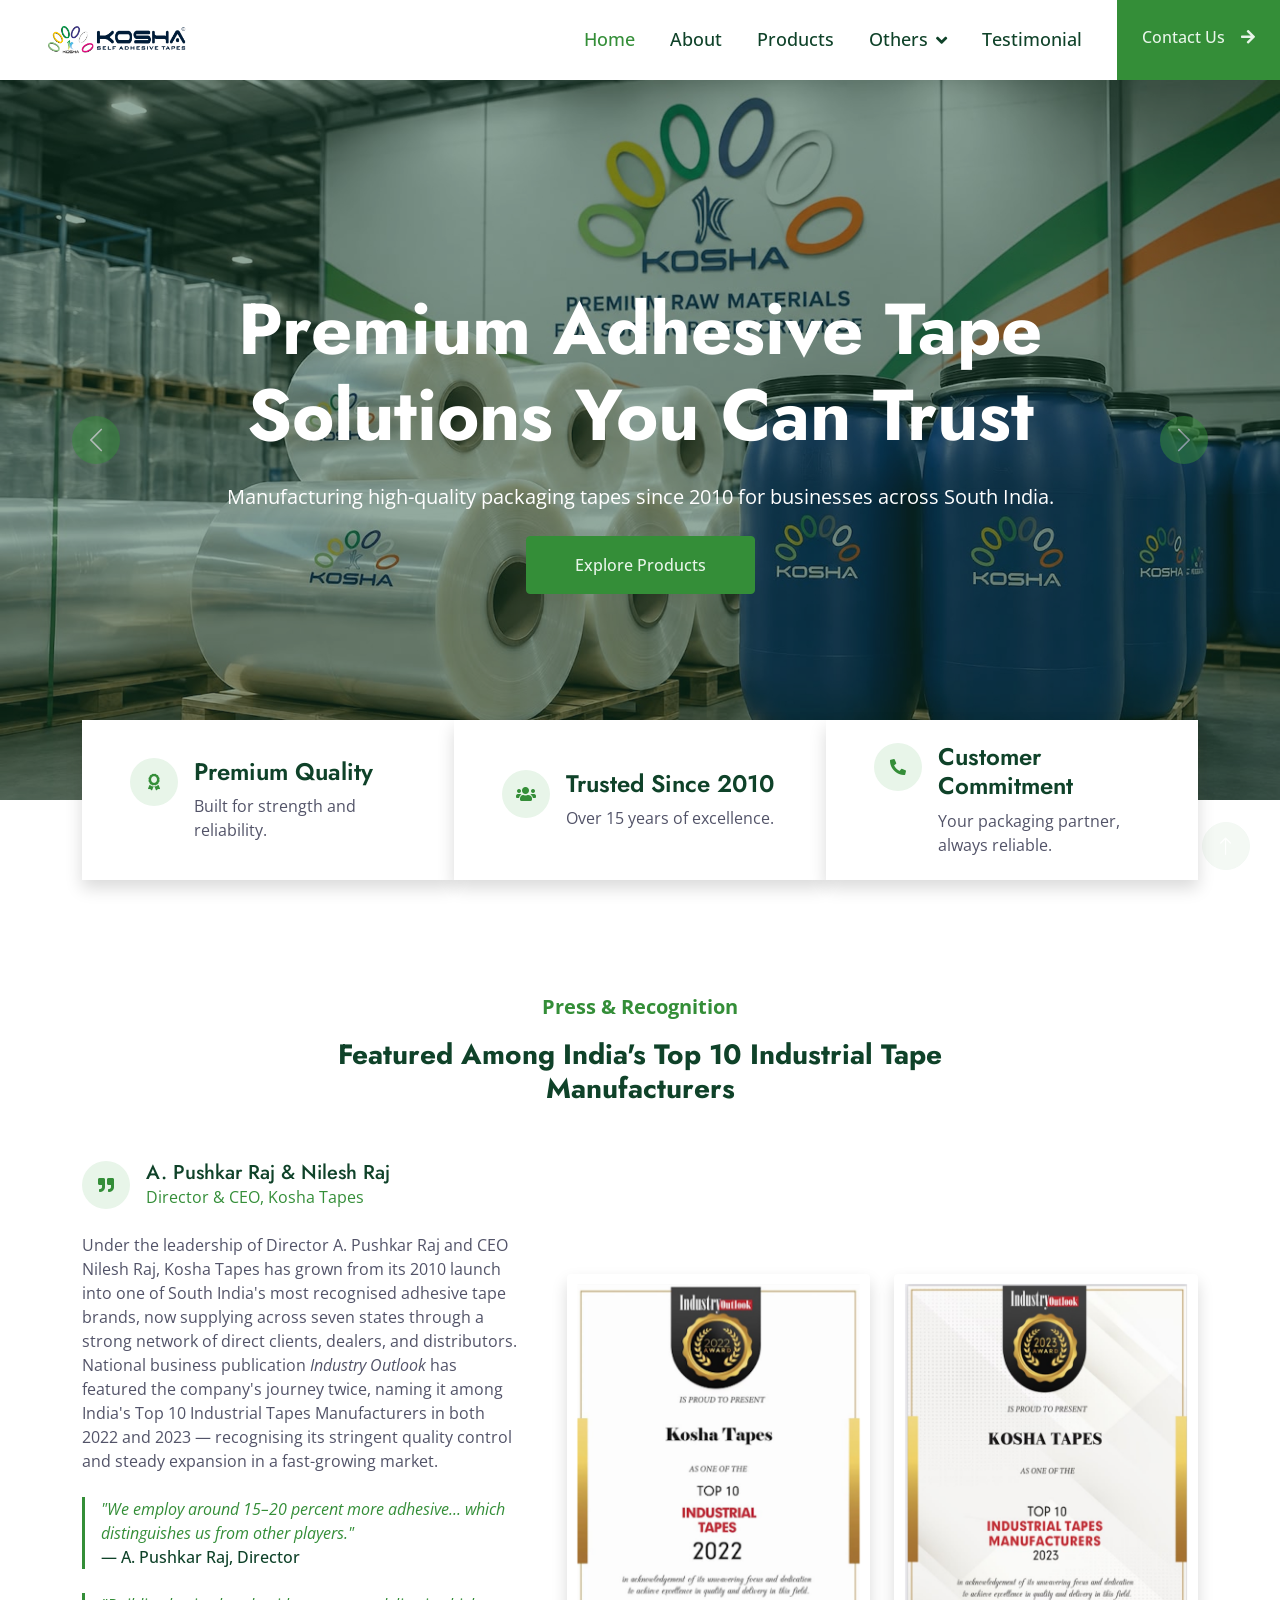
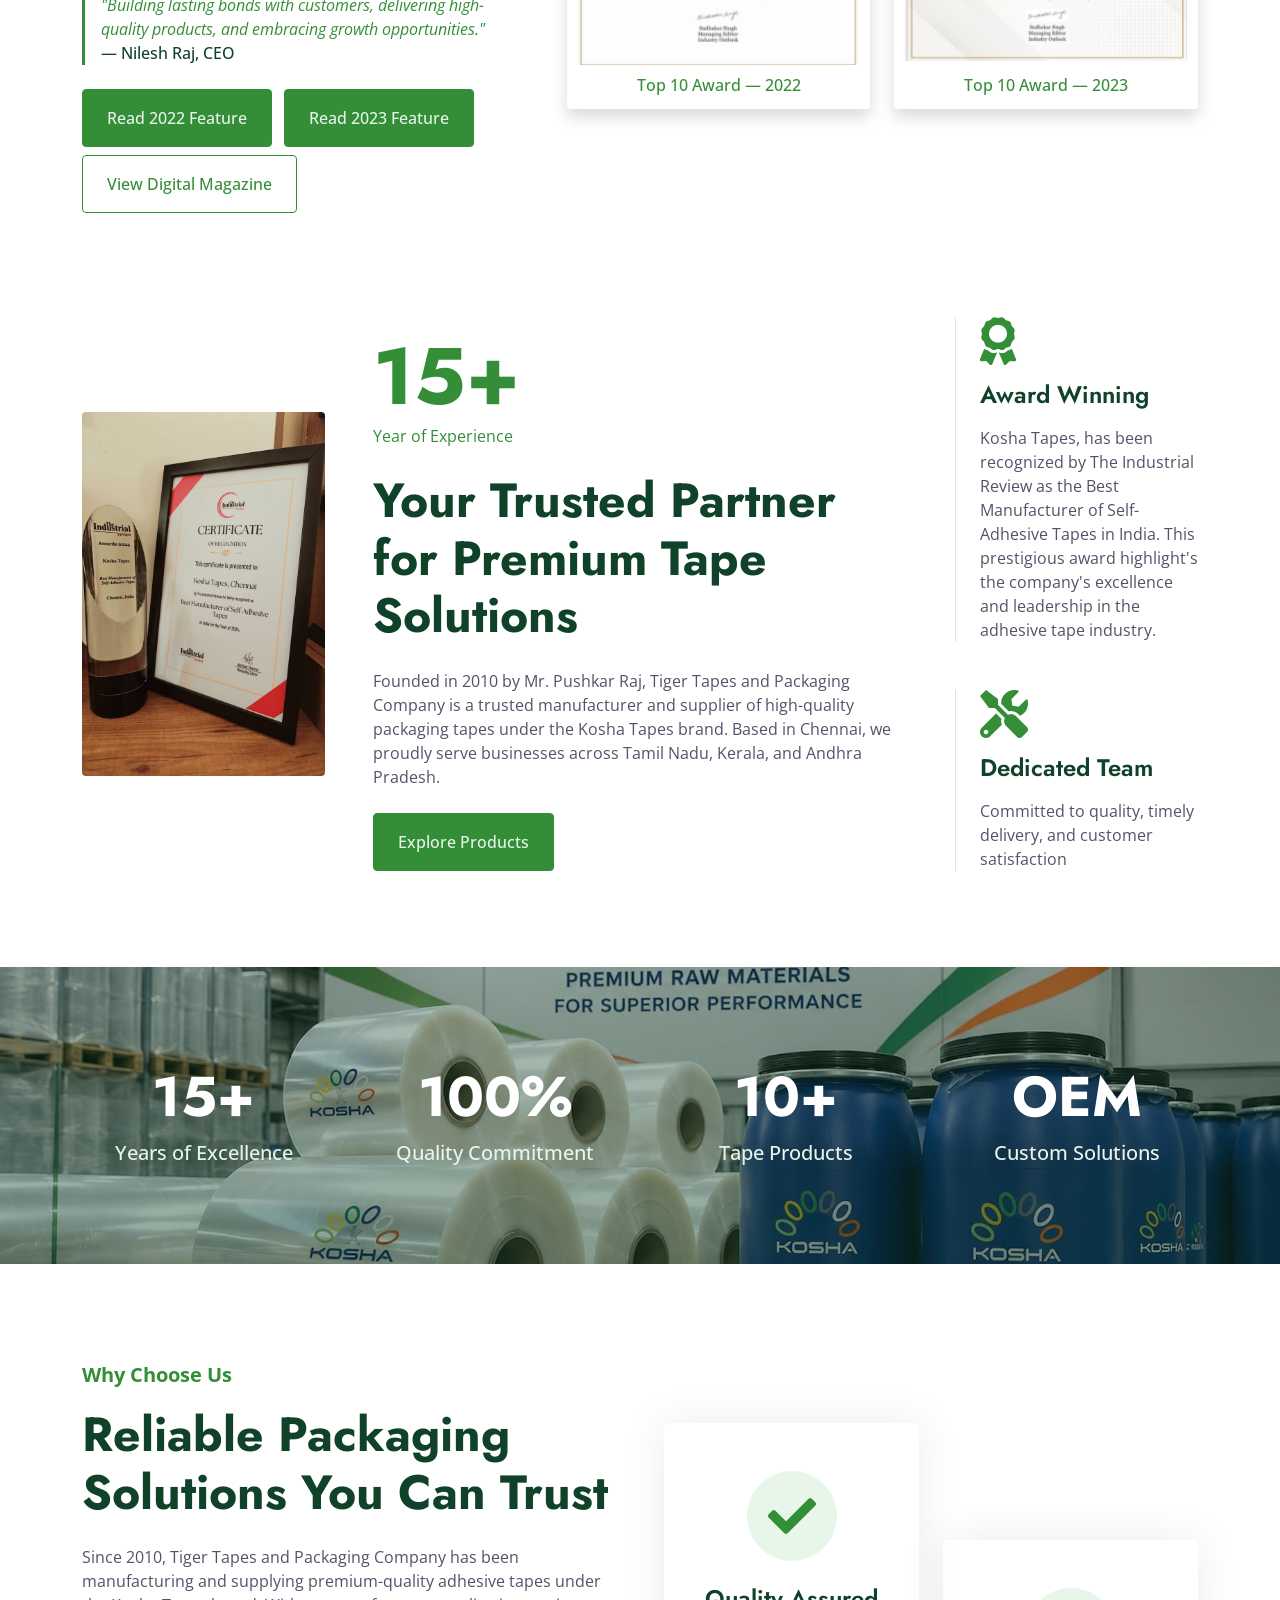
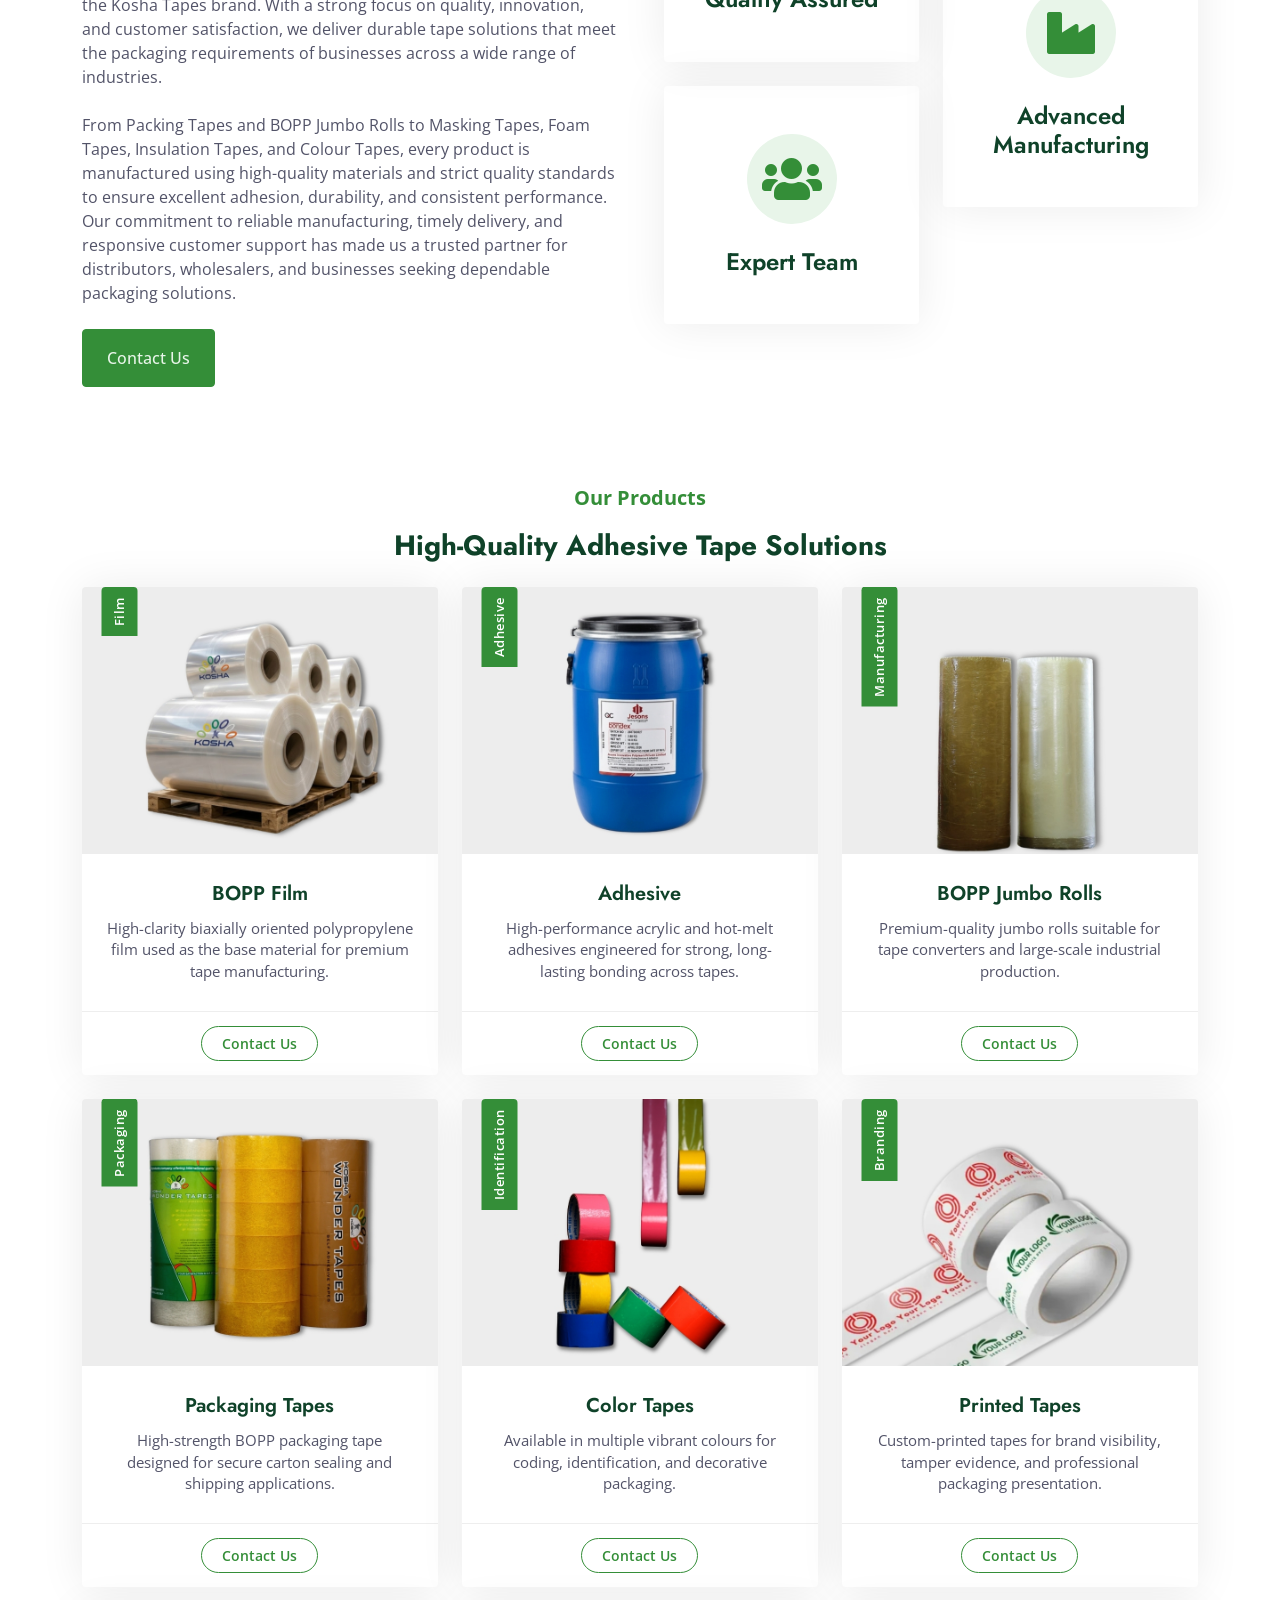
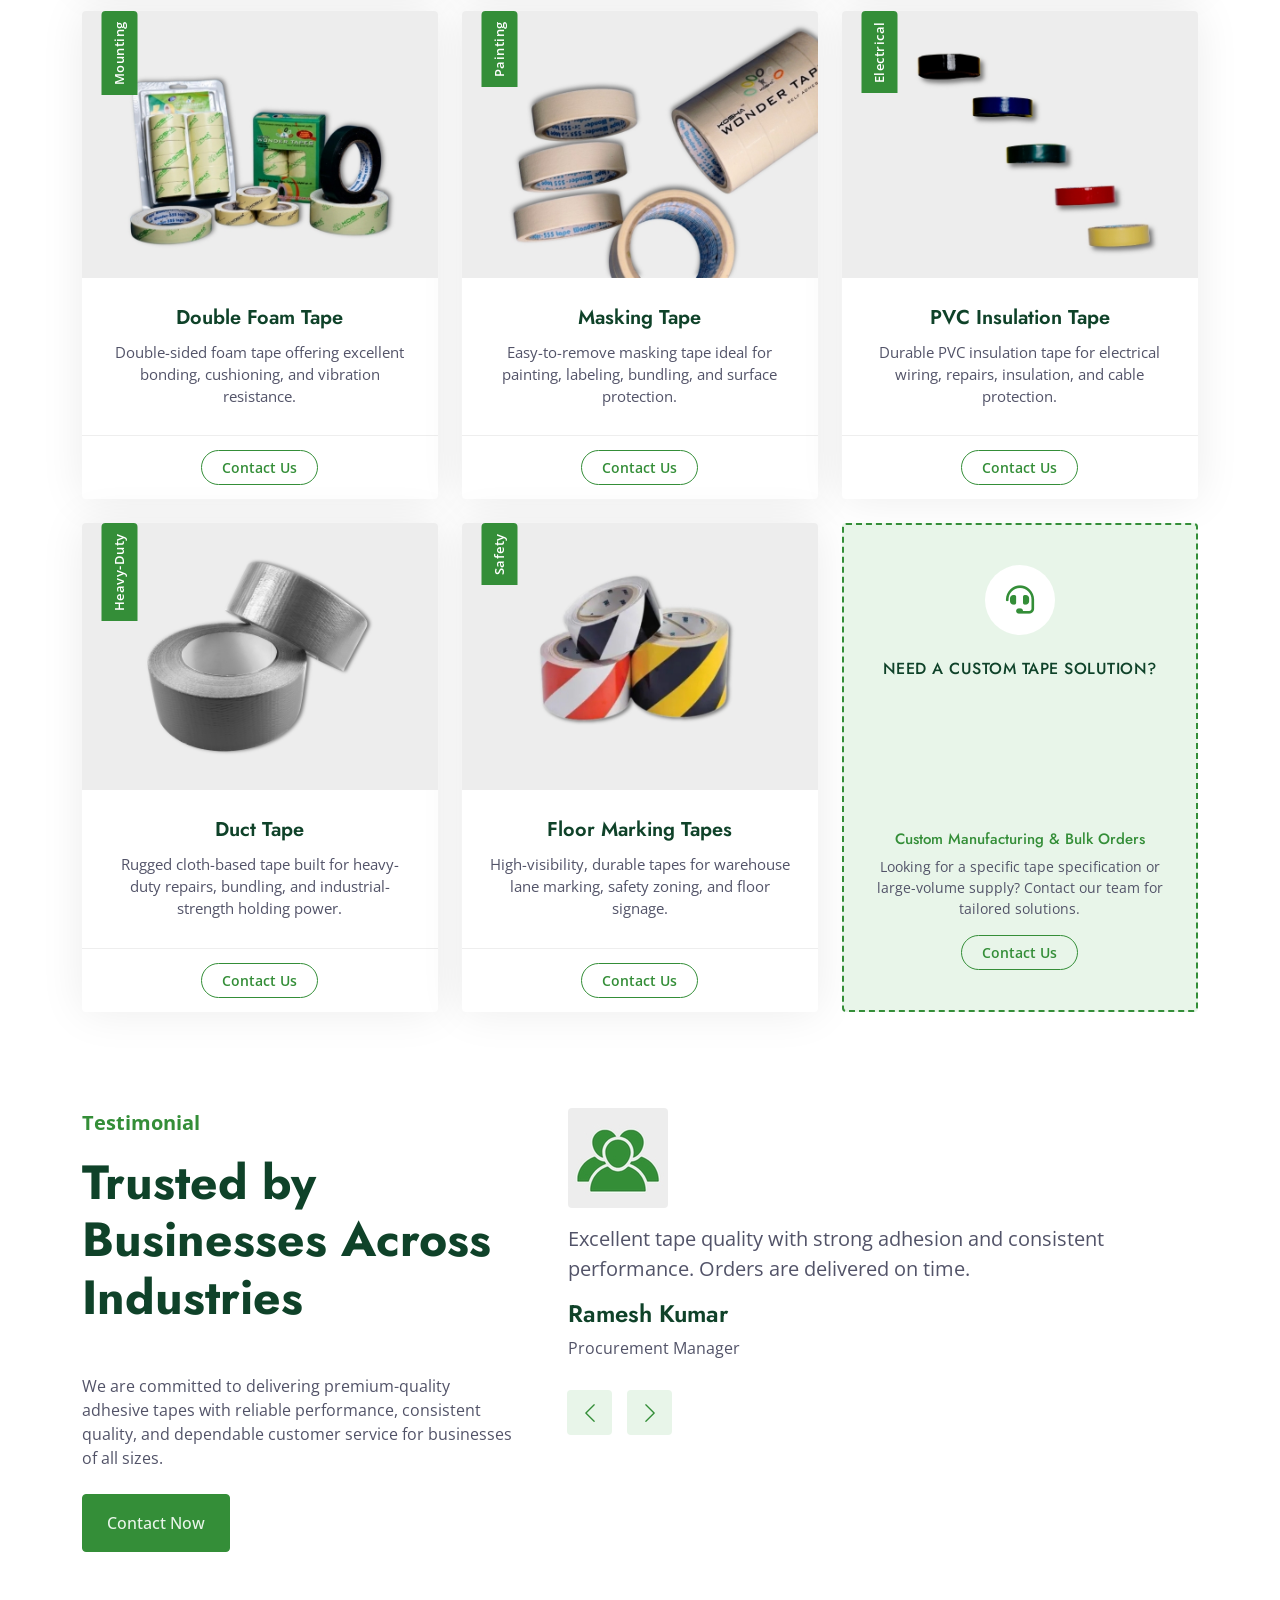
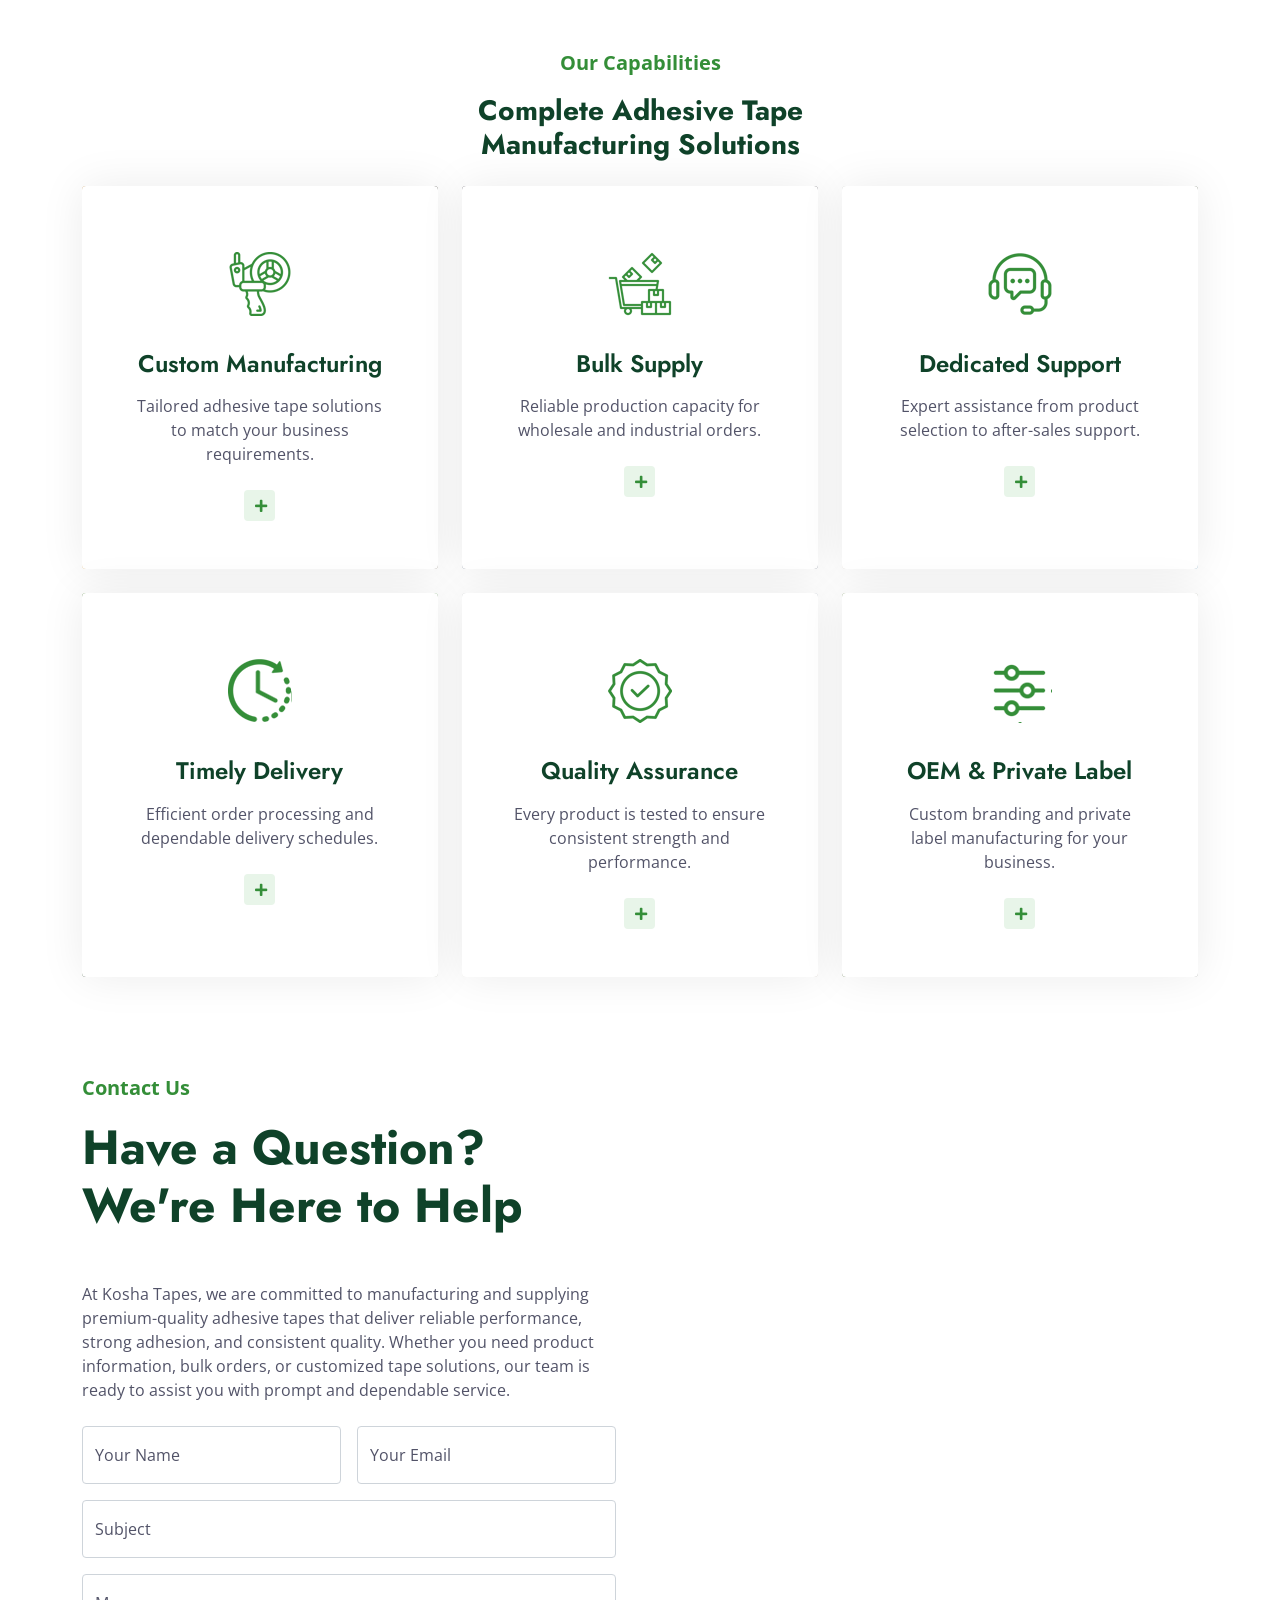
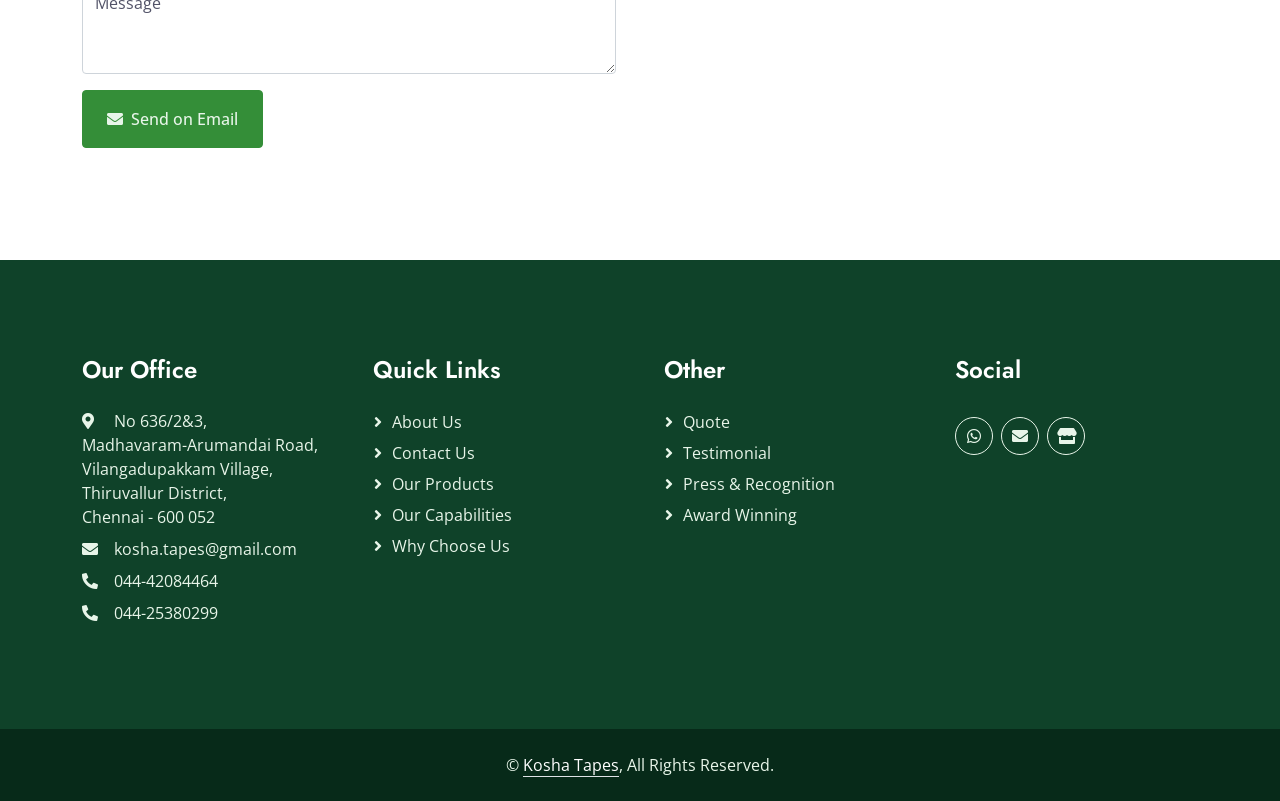
<file: index.html>
<!DOCTYPE html>
<html lang="en">

<head>
    <meta charset="utf-8">

    <title>Kosha Tapes | Premium Adhesive Tape Manufacturer & Supplier in India</title>

    <meta name="viewport" content="width=device-width, initial-scale=1.0">

    <meta name="keywords" content="Kosha Tapes, adhesive tape manufacturer, packaging tape, BOPP tape, BOPP jumbo roll, masking tape, foam tape, insulation tape, colour tape, packing tape manufacturer, adhesive tape supplier, industrial tapes, packaging solutions, Tiger Tapes and Packaging Company">

    <meta name="description" content="Kosha Tapes by Tiger Tapes and Packaging Company is a trusted manufacturer and supplier of premium-quality adhesive tapes since 2010. Explore our range of Packing Tape, BOPP Jumbo Rolls, Foam Tape, Masking Tape, Insulation Tape, and Colour Tape for industrial and commercial packaging needs.">

    <meta name="author" content="Tiger Tapes and Packaging Company">

    <!-- Favicon -->
    <link rel="icon" href="img/favicon.ico" sizes="any">
    <link rel="icon" type="image/png" sizes="16x16" href="img/favicon-16x16.png">
    <link rel="icon" type="image/png" sizes="32x32" href="img/favicon-32x32.png">
    <link rel="icon" type="image/png" sizes="48x48" href="img/favicon-48x48.png">
    <link rel="icon" type="image/png" sizes="96x96" href="img/favicon-96x96.png">
    <link rel="apple-touch-icon" sizes="180x180" href="img/apple-touch-icon.png">
    <link rel="icon" type="image/png" sizes="192x192" href="img/android-chrome-192x192.png">
    <link rel="icon" type="image/png" sizes="512x512" href="img/android-chrome-512x512.png">

    <!-- Google Web Fonts -->
    <link rel="preconnect" href="https://fonts.googleapis.com">
    <link rel="preconnect" href="https://fonts.gstatic.com" crossorigin>
    <link href="https://fonts.googleapis.com/css2?family=Jost:wght@500;600;700&family=Open+Sans:wght@400;500&display=swap" rel="stylesheet">

    <!-- Icon Font Stylesheet -->
    <link href="https://cdnjs.cloudflare.com/ajax/libs/font-awesome/5.10.0/css/all.min.css" rel="stylesheet">
    <link href="https://cdn.jsdelivr.net/npm/bootstrap-icons@1.4.1/font/bootstrap-icons.css" rel="stylesheet">

    <!-- Libraries Stylesheet -->
    <link href="lib/animate/animate.min.css" rel="stylesheet">
    <link href="lib/owlcarousel/assets/owl.carousel.min.css" rel="stylesheet">
    <link href="lib/lightbox/css/lightbox.min.css" rel="stylesheet">

    <!-- Customized Bootstrap Stylesheet -->
    <link href="css/bootstrap.min.css" rel="stylesheet">

    <!-- Template Stylesheet -->
    <link href="css/style.css" rel="stylesheet">
    <meta property="og:title" content="Kosha Tapes | Premium Adhesive Tape Manufacturer">
    <meta property="og:description" content="Manufacturer and supplier of premium-quality Packing Tape, BOPP Jumbo Rolls, Foam Tape, Masking Tape, Insulation Tape, and Colour Tape.">
    <meta property="og:type" content="website">
    <meta property="og:image" content="img/logo.png">
    <meta property="og:site_name" content="Kosha Tapes">
</head>

<body>
    <!-- Spinner Start -->
    <div id="spinner" class="show bg-white position-fixed translate-middle w-100 vh-100 top-50 start-50 d-flex align-items-center justify-content-center">
        <div class="spinner-border text-primary" role="status" style="width: 3rem; height: 3rem;"></div>
    </div>
    <!-- Spinner End -->
    <!-- Navbar Start -->
    <nav class="navbar navbar-expand-lg bg-white navbar-light sticky-top p-0">
        <a href="index.html" class="navbar-brand d-flex align-items-center px-4 px-lg-5">
            <img src="img/logo.png" alt="Logo" class="img-fluid">
        </a>
        <button type="button" class="navbar-toggler me-4" data-bs-toggle="collapse" data-bs-target="#navbarCollapse">
            <span class="navbar-toggler-icon"></span>
        </button>
        <div class="collapse navbar-collapse" id="navbarCollapse">
            <div class="navbar-nav ms-auto p-4 p-lg-0">
                <a href="index.html" class="nav-item nav-link active">Home</a>
                <a href="about.html" class="nav-item nav-link">About</a>
                <a href="service.html" class="nav-item nav-link">Products</a>
                <div class="nav-item dropdown">
                    <a href="#" class="nav-link dropdown-toggle" data-bs-toggle="dropdown">Others</a>
                    <div class="dropdown-menu bg-light m-0">
                        <a href="feature.html" class="dropdown-item">Features</a>
                        <a href="contact.html" class="dropdown-item">Contact Page</a>
                    </div>
                </div>
                <a href="testimonial.html" class="nav-item nav-link">Testimonial</a>
            </div>
            <a href="#contact" class="btn btn-primary py-4 px-lg-4 rounded-0 d-none d-lg-block">Contact Us<i class="fa fa-arrow-right ms-3"></i></a>
        </div>
    </nav>
    <!-- Navbar End -->
    <!-- Carousel Start -->
    <div class="container-fluid p-0 wow fadeIn" data-wow-delay="0.1s">
        <div id="header-carousel" class="carousel slide" data-bs-ride="carousel">
            <div class="carousel-inner">
                <div class="carousel-item active">
                    <img class="w-100" src="img/carousel-1.jpg" alt="Kosha Tapes">

                    <div class="carousel-caption">
                        <div class="container">
                            <div class="row justify-content-center">
                                <div class="col-lg-9">
                                    <h1 class="display-2 text-white mb-4 animated slideInDown">
                                        Premium Adhesive Tape Solutions You Can Trust
                                    </h1>
                                    <p class="fs-5 text-white mb-4 animated slideInDown">
                                        Manufacturing high-quality packaging tapes since 2010 for businesses across South India.
                                    </p>
                                    <a href="#products" class="btn btn-primary py-sm-3 px-sm-5">
                                        Explore Products
                                    </a>
                                </div>
                            </div>
                        </div>
                    </div>
                </div>
                <div class="carousel-item">
                    <img class="w-100" src="img/carousel-3.jpg" alt="Packaging Tapes">

                    <div class="carousel-caption">
                        <div class="container">
                            <div class="row justify-content-center">
                                <div class="col-lg-9">
                                    <h1 class="display-2 text-white mb-4 animated slideInDown">
                                        Reliable Tapes for Every Packaging Need
                                    </h1>
                                    <p class="fs-5 text-white mb-4 animated slideInDown">
                                        Packing Tape, BOPP Jumbo Rolls, Foam Tape, Masking Tape, Insulation Tape, and more.
                                    </p>
                                    <a href="#contact" class="btn btn-primary py-sm-3 px-sm-5">
                                        Contact Us
                                    </a>
                                </div>
                            </div>
                        </div>
                    </div>
                </div>
            </div>
            <button class="carousel-control-prev" type="button" data-bs-target="#header-carousel"
                    data-bs-slide="prev">
                <span class="carousel-control-prev-icon" aria-hidden="true"></span>
                <span class="visually-hidden">Previous</span>
            </button>
            <button class="carousel-control-next" type="button" data-bs-target="#header-carousel"
                    data-bs-slide="next">
                <span class="carousel-control-next-icon" aria-hidden="true"></span>
                <span class="visually-hidden">Next</span>
            </button>
        </div>
    </div>
    <!-- Carousel End -->
    <!-- Top Feature Start -->
    <div class="container-fluid top-feature py-5 pt-lg-0">
        <div class="container py-5 pt-lg-0">
            <div class="row gx-0">
                <div class="col-lg-4 wow fadeIn" data-wow-delay="0.1s">
                    <div class="bg-white shadow d-flex align-items-center h-100 px-5" style="min-height: 160px;">
                        <div class="d-flex">
                            <div class="flex-shrink-0 btn-lg-square rounded-circle bg-light">
                                <i class="fa fa-award text-primary"></i>
                            </div>
                            <div class="ps-3">
                                <h4>Premium Quality</h4>
                                <span>Built for strength and reliability.</span>
                            </div>
                        </div>
                    </div>
                </div>

                <div class="col-lg-4 wow fadeIn" data-wow-delay="0.3s">
                    <div class="bg-white shadow d-flex align-items-center h-100 px-5" style="min-height: 160px;">
                        <div class="d-flex">
                            <div class="flex-shrink-0 btn-lg-square rounded-circle bg-light">
                                <i class="fa fa-users text-primary"></i>
                            </div>
                            <div class="ps-3">
                                <h4>Trusted Since 2010</h4>
                                <span>Over 15 years of excellence.</span>
                            </div>
                        </div>
                    </div>
                </div>

                <div class="col-lg-4 wow fadeIn" data-wow-delay="0.5s">
                    <div class="bg-white shadow d-flex align-items-center h-100 px-5" style="min-height: 160px;">
                        <div class="d-flex">
                            <div class="flex-shrink-0 btn-lg-square rounded-circle bg-light">
                                <i class="fa fa-phone-alt text-primary"></i>
                            </div>
                            <div class="ps-3">
                                <h4>Customer Commitment</h4>
                                <span>Your packaging partner, always reliable.</span>
                            </div>
                        </div>
                    </div>
                </div>
            </div>
        </div>
    </div>
    <!-- Top Feature End -->
    <!-- Press Start -->
    <div class="container-xxl pb-5 pt-3" id="press">
        <div class="container">
            <div class="text-center mx-auto wow fadeInUp" data-wow-delay="0.1s" style="max-width: 650px;">
                <p class="fs-5 fw-bold text-primary">Press & Recognition</p>
                <h1 class="fs-3 mb-2">Featured Among India's Top 10 Industrial Tape Manufacturers</h1>
            </div>
            <div class="row g-5 align-items-center mt-2">
                <div class="col-lg-5 wow fadeInUp" data-wow-delay="0.3s">
                    <div class="d-flex align-items-center mb-4">
                        <div class="btn-lg-square rounded-circle bg-light flex-shrink-0 me-3">
                            <i class="fa fa-quote-right text-primary"></i>
                        </div>
                        <div>
                            <h5 class="mb-0">A. Pushkar Raj &amp; Nilesh Raj</h5>
                            <span class="text-primary">Director &amp; CEO, Kosha Tapes</span>
                        </div>
                    </div>
                    <p class="mb-4">
                        Under the leadership of Director A. Pushkar Raj and CEO Nilesh Raj, Kosha Tapes has grown from its 2010 launch into one of South India's most recognised adhesive tape brands, now supplying across seven states through a strong network of direct clients, dealers, and distributors. National business publication <em>Industry Outlook</em> has featured the company's journey twice, naming it among India's Top 10 Industrial Tapes Manufacturers in both 2022 and 2023 — recognising its stringent quality control and steady expansion in a fast-growing market.
                    </p>
                    <p class="mb-4 fst-italic text-primary border-start border-3 ps-3" style="border-color: var(--primary) !important;">
                        "We employ around 15–20 percent more adhesive... which distinguishes us from other players."
                        <br><span class="fst-normal fw-semi-bold text-dark">— A. Pushkar Raj, Director</span>
                    </p>
                    <p class="mb-4 fst-italic text-primary border-start border-3 ps-3" style="border-color: var(--primary) !important;">
                        "Building lasting bonds with customers, delivering high-quality products, and embracing growth opportunities."
                        <br><span class="fst-normal fw-semi-bold text-dark">— Nilesh Raj, CEO</span>
                    </p>
                    <a href="https://www.theindustryoutlook.com/manufacturing/cover-story/kosha-tapes-a-trusted-quality-conscious-brand-cid-3558.html" target="_blank" class="btn btn-primary py-3 px-4 me-2 mb-2">Read 2022 Feature</a>
                    <a href="https://www.theindustryoutlook.com/manufacturing/vendor/kosha-tapes-navigating-challenges-driving-growth-in-industrial-tapes-manufacturers--cid-8376.html" target="_blank" class="btn btn-primary py-3 px-4 me-2 mb-2">Read 2023 Feature</a>
                    <a href="https://www.theindustryoutlook.com/digital-magazine/industrial-tapes-april-2022/" target="_blank" class="btn btn-outline-primary py-3 px-4 mb-2">View Digital Magazine</a>
                </div>
                <div class="col-lg-7">
                    <div class="row g-4">
                        <div class="col-6 wow fadeInUp" data-wow-delay="0.5s">
                            <div class="bg-white rounded shadow p-2 h-100">
                                <img class="img-fluid rounded" src="img/press-award-2022.png" alt="Industry Outlook Top 10 Industrial Tapes Manufacturers 2022 Award - Kosha Tapes">
                                <p class="text-center text-primary fw-semi-bold mt-2 mb-1">Top 10 Award — 2022</p>
                            </div>
                        </div>
                        <div class="col-6 wow fadeInUp" data-wow-delay="0.7s">
                            <div class="bg-white rounded shadow p-2 h-100">
                                <img class="img-fluid rounded" src="img/press-award-2023.png" alt="Industry Outlook Top 10 Industrial Tapes Manufacturers 2023 Award - Kosha Tapes">
                                <p class="text-center text-primary fw-semi-bold mt-2 mb-1">Top 10 Award — 2023</p>
                            </div>
                        </div>
                    </div>
                </div>
            </div>
        </div>
    </div>
    <!-- Press End -->
    <!-- About Start -->
    <div class="container-xxl py-5" id="about">
        <div class="container">
            <div class="row g-5 align-items-end">
                <div class="col-lg-3 col-md-5 align-self-center wow fadeInUp" data-wow-delay="0.1s">
                    <img class="img-fluid rounded" data-wow-delay="0.1s" src="img/about.jpg">
                </div>
                <div class="col-lg-6 col-md-7 wow fadeInUp" data-wow-delay="0.3s">
                    <h1 class="display-1 text-primary mb-0">15+</h1>
                    <p class="text-primary mb-4">Year of Experience</p>
                    <h1 class="display-5 mb-4">Your Trusted Partner for Premium Tape Solutions</h1>
                    <p class="mb-4">Founded in 2010 by Mr. Pushkar Raj, Tiger Tapes and Packaging Company is a trusted manufacturer and supplier of high-quality packaging tapes under the Kosha Tapes brand. Based in Chennai, we proudly serve businesses across Tamil Nadu, Kerala, and Andhra Pradesh.</p>
                    <a class="btn btn-primary py-3 px-4" href="#products">Explore Products</a>
                </div>
                <div class="col-lg-3 col-md-12 wow fadeInUp" data-wow-delay="0.5s">
                    <div class="row g-5">
                        <div class="col-12 col-sm-6 col-lg-12">
                            <div class="border-start ps-4">
                                <i class="fa fa-award fa-3x text-primary mb-3"></i>
                                <h4 class="mb-3">Award Winning</h4>
                                <span>Kosha Tapes, has been recognized by The Industrial Review as the Best Manufacturer of Self-Adhesive Tapes in India. This prestigious award highlight's the company's excellence and leadership in the adhesive tape industry.</span>
                            </div>
                        </div>
                        <div class="col-12 col-sm-6 col-lg-12">
                            <div class="border-start ps-4">
                                <i class="fa fa-tools fa-3x text-primary mb-3"></i>
                                <h4 class="mb-3">Dedicated Team</h4>
                                <span>Committed to quality, timely delivery, and customer satisfaction</span>
                            </div>
                        </div>
                    </div>
                </div>
            </div>
        </div>
    </div>
    <!-- About End -->
    <!-- Facts Start -->
    <div class="container-fluid facts my-5 py-5">
        <div class="container py-5">
            <div class="row g-5">
                <div class="col-sm-6 col-lg-3 text-center wow fadeIn" data-wow-delay="0.1s">
                    <h1 class="display-4 text-white">15+</h1>
                    <span class="fs-5 fw-semi-bold text-light">Years of Excellence</span>
                </div>

                <div class="col-sm-6 col-lg-3 text-center wow fadeIn" data-wow-delay="0.3s">
                    <h1 class="display-4 text-white">100%</h1>
                    <span class="fs-5 fw-semi-bold text-light">Quality Commitment</span>
                </div>

                <div class="col-sm-6 col-lg-3 text-center wow fadeIn" data-wow-delay="0.5s">
                    <h1 class="display-4 text-white">10+</h1>
                    <span class="fs-5 fw-semi-bold text-light">Tape Products</span>
                </div>

                <div class="col-sm-6 col-lg-3 text-center wow fadeIn" data-wow-delay="0.7s">
                    <h1 class="display-4 text-white">OEM</h1>
                    <span class="fs-5 fw-semi-bold text-light">Custom Solutions</span>
                </div>
            </div>
        </div>
    </div>
    <!-- Facts End -->
    <!-- Features Start -->
    <div class="container-xxl py-5" id="why-choose-us">
        <div class="container">
            <div class="row g-5 align-items-center">
                <div class="col-lg-6 wow fadeInUp" data-wow-delay="0.1s">
                    <p class="fs-5 fw-bold text-primary">Why Choose Us</p>
                    <h1 class="display-5 mb-4">Reliable Packaging Solutions You Can Trust</h1>
                    <p class="mb-4">
                        Since 2010, Tiger Tapes and Packaging Company has been manufacturing and supplying premium-quality adhesive tapes under the Kosha Tapes brand. With a strong focus on quality, innovation, and customer satisfaction, we deliver durable tape solutions that meet the packaging requirements of businesses across a wide range of industries.<br><br>

                        From Packing Tapes and BOPP Jumbo Rolls to Masking Tapes, Foam Tapes, Insulation Tapes, and Colour Tapes, every product is manufactured using high-quality materials and strict quality standards to ensure excellent adhesion, durability, and consistent performance. Our commitment to reliable manufacturing, timely delivery, and responsive customer support has made us a trusted partner for distributors, wholesalers, and businesses seeking dependable packaging solutions.<br>
                    </p>
                    <a class="btn btn-primary py-3 px-4" href="#contact">Contact Us</a>
                </div>

                <div class="col-lg-6">
                    <div class="row g-4 align-items-center">
                        <div class="col-md-6">
                            <div class="row g-4">
                                <div class="col-12 wow fadeIn" data-wow-delay="0.3s">
                                    <div class="text-center rounded py-5 px-4" style="box-shadow: 0 0 45px rgba(0,0,0,.08);">
                                        <div class="btn-square bg-light rounded-circle mx-auto mb-4" style="width: 90px; height: 90px;">
                                            <i class="fa fa-check fa-3x text-primary"></i>
                                        </div>
                                        <h4 class="mb-0">Quality Assured</h4>
                                    </div>
                                </div>

                                <div class="col-12 wow fadeIn" data-wow-delay="0.5s">
                                    <div class="text-center rounded py-5 px-4" style="box-shadow: 0 0 45px rgba(0,0,0,.08);">
                                        <div class="btn-square bg-light rounded-circle mx-auto mb-4" style="width: 90px; height: 90px;">
                                            <i class="fa fa-users fa-3x text-primary"></i>
                                        </div>
                                        <h4 class="mb-0">Expert Team</h4>
                                    </div>
                                </div>
                            </div>
                        </div>

                        <div class="col-md-6 wow fadeIn" data-wow-delay="0.7s">
                            <div class="text-center rounded py-5 px-4" style="box-shadow: 0 0 45px rgba(0,0,0,.08);">
                                <div class="btn-square bg-light rounded-circle mx-auto mb-4" style="width: 90px; height: 90px;">
                                    <i class="fa fa-industry fa-3x text-primary"></i>
                                </div>
                                <h4 class="mb-0">Advanced Manufacturing</h4>
                            </div>
                        </div>
                    </div>
                </div>
            </div>
        </div>
    </div>
    <!-- Features End -->
    <!-- Product Start -->
    <div class="container-xxl py-5" id="products">
        <div class="container">
            <div class="text-center mx-auto wow fadeInUp" data-wow-delay="0.1s" style="max-width: 500px;">
                <p class="fs-5 fw-bold text-primary">Our Products</p>
                <h1 class="fs-3 mb-4">High-Quality Adhesive Tape Solutions</h1>
            </div>
            <div class="row g-4">

                <div class="col-lg-4 col-md-6 wow fadeInUp" data-wow-delay="0.1s">
                    <div class="product-item rounded h-100">
                        <div class="product-img">
                            <img class="img-fluid" src="img/product-1.jpg" alt="BOPP Film">
                            <span class="product-tag">Film</span>
                        </div>
                        <div class="product-text">
                            <h4>BOPP Film</h4>
                            <p>High-clarity biaxially oriented polypropylene film used as the base material for premium tape manufacturing.</p>
                        </div>
                        <div class="product-footer">
                            <a href="#contact" class="btn-contact">Contact Us</a>
                        </div>
                    </div>
                </div>

                <div class="col-lg-4 col-md-6 wow fadeInUp" data-wow-delay="0.2s">
                    <div class="product-item rounded h-100">
                        <div class="product-img">
                            <img class="img-fluid" src="img/product-2.jpg" alt="Adhesive">
                            <span class="product-tag">Adhesive</span>
                        </div>
                        <div class="product-text">
                            <h4>Adhesive</h4>
                            <p>High-performance acrylic and hot-melt adhesives engineered for strong, long-lasting bonding across tapes.</p>
                        </div>
                        <div class="product-footer">
                            <a href="#contact" class="btn-contact">Contact Us</a>
                        </div>
                    </div>
                </div>

                <div class="col-lg-4 col-md-6 wow fadeInUp" data-wow-delay="0.3s">
                    <div class="product-item rounded h-100">
                        <div class="product-img">
                            <img class="img-fluid" src="img/product-3.jpg" alt="BOPP Jumbo Rolls">
                            <span class="product-tag">Manufacturing</span>
                        </div>
                        <div class="product-text">
                            <h4>BOPP Jumbo Rolls</h4>
                            <p>Premium-quality jumbo rolls suitable for tape converters and large-scale industrial production.</p>
                        </div>
                        <div class="product-footer">
                            <a href="#contact" class="btn-contact">Contact Us</a>
                        </div>
                    </div>
                </div>

                <div class="col-lg-4 col-md-6 wow fadeInUp" data-wow-delay="0.4s">
                    <div class="product-item rounded h-100">
                        <div class="product-img">
                            <img class="img-fluid" src="img/product-4.jpg" alt="Packaging Tapes">
                            <span class="product-tag">Packaging</span>
                        </div>
                        <div class="product-text">
                            <h4>Packaging Tapes</h4>
                            <p>High-strength BOPP packaging tape designed for secure carton sealing and shipping applications.</p>
                        </div>
                        <div class="product-footer">
                            <a href="#contact" class="btn-contact">Contact Us</a>
                        </div>
                    </div>
                </div>

                <div class="col-lg-4 col-md-6 wow fadeInUp" data-wow-delay="0.5s">
                    <div class="product-item rounded h-100">
                        <div class="product-img">
                            <img class="img-fluid" src="img/product-5.jpg" alt="Color Tapes">
                            <span class="product-tag">Identification</span>
                        </div>
                        <div class="product-text">
                            <h4>Color Tapes</h4>
                            <p>Available in multiple vibrant colours for coding, identification, and decorative packaging.</p>
                        </div>
                        <div class="product-footer">
                            <a href="#contact" class="btn-contact">Contact Us</a>
                        </div>
                    </div>
                </div>

                <div class="col-lg-4 col-md-6 wow fadeInUp" data-wow-delay="0.6s">
                    <div class="product-item rounded h-100">
                        <div class="product-img">
                            <img class="img-fluid" src="img/product-6.jpg" alt="Printed Tapes">
                            <span class="product-tag">Branding</span>
                        </div>
                        <div class="product-text">
                            <h4>Printed Tapes</h4>
                            <p>Custom-printed tapes for brand visibility, tamper evidence, and professional packaging presentation.</p>
                        </div>
                        <div class="product-footer">
                            <a href="#contact" class="btn-contact">Contact Us</a>
                        </div>
                    </div>
                </div>

                <div class="col-lg-4 col-md-6 wow fadeInUp" data-wow-delay="0.1s">
                    <div class="product-item rounded h-100">
                        <div class="product-img">
                            <img class="img-fluid" src="img/product-7.jpg" alt="Double Foam Tape">
                            <span class="product-tag">Mounting</span>
                        </div>
                        <div class="product-text">
                            <h4>Double Foam Tape</h4>
                            <p>Double-sided foam tape offering excellent bonding, cushioning, and vibration resistance.</p>
                        </div>
                        <div class="product-footer">
                            <a href="#contact" class="btn-contact">Contact Us</a>
                        </div>
                    </div>
                </div>

                <div class="col-lg-4 col-md-6 wow fadeInUp" data-wow-delay="0.2s">
                    <div class="product-item rounded h-100">
                        <div class="product-img">
                            <img class="img-fluid" src="img/product-8.jpg" alt="Masking Tape">
                            <span class="product-tag">Painting</span>
                        </div>
                        <div class="product-text">
                            <h4>Masking Tape</h4>
                            <p>Easy-to-remove masking tape ideal for painting, labeling, bundling, and surface protection.</p>
                        </div>
                        <div class="product-footer">
                            <a href="#contact" class="btn-contact">Contact Us</a>
                        </div>
                    </div>
                </div>

                <div class="col-lg-4 col-md-6 wow fadeInUp" data-wow-delay="0.3s">
                    <div class="product-item rounded h-100">
                        <div class="product-img">
                            <img class="img-fluid" src="img/product-9.jpg" alt="PVC Insulation Tape">
                            <span class="product-tag">Electrical</span>
                        </div>
                        <div class="product-text">
                            <h4>PVC Insulation Tape</h4>
                            <p>Durable PVC insulation tape for electrical wiring, repairs, insulation, and cable protection.</p>
                        </div>
                        <div class="product-footer">
                            <a href="#contact" class="btn-contact">Contact Us</a>
                        </div>
                    </div>
                </div>

                <div class="col-lg-4 col-md-6 wow fadeInUp" data-wow-delay="0.4s">
                    <div class="product-item rounded h-100">
                        <div class="product-img">
                            <img class="img-fluid" src="img/product-10.jpg" alt="Duct Tape">
                            <span class="product-tag">Heavy-Duty</span>
                        </div>
                        <div class="product-text">
                            <h4>Duct Tape</h4>
                            <p>Rugged cloth-based tape built for heavy-duty repairs, bundling, and industrial-strength holding power.</p>
                        </div>
                        <div class="product-footer">
                            <a href="#contact" class="btn-contact">Contact Us</a>
                        </div>
                    </div>
                </div>

                <div class="col-lg-4 col-md-6 wow fadeInUp" data-wow-delay="0.5s">
                    <div class="product-item rounded h-100">
                        <div class="product-img">
                            <img class="img-fluid" src="img/product-11.jpg" alt="Floor Marking Tapes">
                            <span class="product-tag">Safety</span>
                        </div>
                        <div class="product-text">
                            <h4>Floor Marking Tapes</h4>
                            <p>High-visibility, durable tapes for warehouse lane marking, safety zoning, and floor signage.</p>
                        </div>
                        <div class="product-footer">
                            <a href="#contact" class="btn-contact">Contact Us</a>
                        </div>
                    </div>
                </div>
                <div class="col-lg-4 col-md-6 wow fadeInUp" data-wow-delay="0.6s">
                    <div class="product-cta rounded h-100">
                        <div class="product-cta-icon">
                            <i class="fa fa-headset"></i>
                        </div>
                        <h5>Need a Custom Tape Solution?</h5>
                        <div class="product-cta-footer">
                            <h6>Custom Manufacturing &amp; Bulk Orders</h6>
                            <p>Looking for a specific tape specification or large-volume supply? Contact our team for tailored solutions.</p>
                            <a href="#contact" class="btn-contact">Contact Us</a>
                        </div>
                    </div>
                </div>

            </div>
        </div>
    </div>
    <!-- Product End -->
    <!-- Testimonial Start -->
    <div class="container-xxl py-5" id="testimonial">
        <div class="container">
            <div class="row g-5">
                <div class="col-lg-5 wow fadeInUp" data-wow-delay="0.1s">
                    <p class="fs-5 fw-bold text-primary">Testimonial</p>
                    <h1 class="display-5 mb-5">Trusted by Businesses Across Industries</h1>
                    <p class="mb-4">We are committed to delivering premium-quality adhesive tapes with reliable performance, consistent quality, and dependable customer service for businesses of all sizes.</p>
                    <a class="btn btn-primary py-3 px-4" href="#contact">Contact Now</a>
                </div>
                <div class="col-lg-7 wow fadeInUp" data-wow-delay="0.5s">
                    <div class="owl-carousel testimonial-carousel">
                        <div class="testimonial-item">
                            <img class="img-fluid rounded mb-3" src="img/testimonial.jpg" alt="Customer Review">
                            <p class="fs-5">
                                Excellent tape quality with strong adhesion and consistent performance. Orders are delivered on time.
                            </p>
                            <h4>Ramesh Kumar</h4>
                            <span>Procurement Manager</span>
                        </div>
                        <div class="testimonial-item">
                            <img class="img-fluid rounded mb-3" src="img/testimonial.jpg" alt="Customer Review">
                            <p class="fs-5">
                                We've been using Kosha Tapes for our packaging requirements and are impressed with the durability, finish, and overall product quality.
                            </p>
                            <h4>Suresh</h4>
                            <span>Operations Head</span>
                        </div>
                        <div class="testimonial-item">
                            <img class="img-fluid rounded mb-3" src="img/testimonial.jpg" alt="Customer Review">
                            <p class="fs-5">
                                Reliable products, competitive pricing, and excellent service. A dependable partner for our daily packaging needs.
                            </p>
                            <h4>Arun Prakash</h4>
                            <span>Business Owner</span>
                        </div>
                    </div>
                </div>
            </div>
        </div>
    </div>
    <!-- Testimonial End -->
    <!-- Capabilities Start -->
    <div class="container-xxl py-5" id="capabilities">
        <div class="container">
            <div class="text-center mx-auto wow fadeInUp" data-wow-delay="0.1s" style="max-width: 500px;">
                <p class="fs-5 fw-bold text-primary">Our Capabilities</p>
                <h1 class="fs-3 mb-4">Complete Adhesive Tape Manufacturing Solutions</h1>
            </div>
            <div class="row g-4">
                <div class="col-lg-4 col-md-6 wow fadeInUp" data-wow-delay="0.1s">
                    <div class="service-item rounded d-flex h-100">
                        <div class="service-img rounded">
                            <img class="img-fluid" src="img/service-1.jpg" alt="">
                        </div>
                        <div class="service-text rounded p-5">
                            <div class="btn-square rounded-circle mx-auto mb-3">
                                <img class="img-fluid" src="img/icon/icon-3.png" alt="Icon">
                            </div>
                            <h4 class="mb-3">Custom Manufacturing</h4>
                            <p class="mb-4">Tailored adhesive tape solutions to match your business requirements.</p>
                            <a class="btn btn-sm" href=""><i class="fa fa-plus text-primary me-2"></i>Contact</a>
                        </div>
                    </div>
                </div>
                <div class="col-lg-4 col-md-6 wow fadeInUp" data-wow-delay="0.3s">
                    <div class="service-item rounded d-flex h-100">
                        <div class="service-img rounded">
                            <img class="img-fluid" src="img/service-2.jpg" alt="">
                        </div>
                        <div class="service-text rounded p-5">
                            <div class="btn-square rounded-circle mx-auto mb-3">
                                <img class="img-fluid" src="img/icon/icon-6.png" alt="Icon">
                            </div>
                            <h4 class="mb-3">Bulk Supply</h4>
                            <p class="mb-4">Reliable production capacity for wholesale and industrial orders.</p>
                            <a class="btn btn-sm" href=""><i class="fa fa-plus text-primary me-2"></i>Contact</a>
                        </div>
                    </div>
                </div>
                <div class="col-lg-4 col-md-6 wow fadeInUp" data-wow-delay="0.5s">
                    <div class="service-item rounded d-flex h-100">
                        <div class="service-img rounded">
                            <img class="img-fluid" src="img/service-3.jpg" alt="">
                        </div>
                        <div class="service-text rounded p-5">
                            <div class="btn-square rounded-circle mx-auto mb-3">
                                <img class="img-fluid" src="img/icon/icon-5.png" alt="Icon">
                            </div>
                            <h4 class="mb-3">Dedicated Support</h4>
                            <p class="mb-4">Expert assistance from product selection to after-sales support.</p>
                            <a class="btn btn-sm" href=""><i class="fa fa-plus text-primary me-2"></i>Contact</a>
                        </div>
                    </div>
                </div>
                <div class="col-lg-4 col-md-6 wow fadeInUp" data-wow-delay="0.1s">
                    <div class="service-item rounded d-flex h-100">
                        <div class="service-img rounded">
                            <img class="img-fluid" src="img/service-4.jpg" alt="">
                        </div>
                        <div class="service-text rounded p-5">
                            <div class="btn-square rounded-circle mx-auto mb-3">
                                <img class="img-fluid" src="img/icon/icon-4.png" alt="Icon">
                            </div>
                            <h4 class="mb-3">Timely Delivery</h4>
                            <p class="mb-4">Efficient order processing and dependable delivery schedules.</p>
                            <a class="btn btn-sm" href=""><i class="fa fa-plus text-primary me-2"></i>Contact</a>
                        </div>
                    </div>
                </div>
                <div class="col-lg-4 col-md-6 wow fadeInUp" data-wow-delay="0.3s">
                    <div class="service-item rounded d-flex h-100">
                        <div class="service-img rounded">
                            <img class="img-fluid" src="img/service-5.jpg" alt="">
                        </div>
                        <div class="service-text rounded p-5">
                            <div class="btn-square rounded-circle mx-auto mb-3">
                                <img class="img-fluid" src="img/icon/icon-8.png" alt="Icon">
                            </div>
                            <h4 class="mb-3">Quality Assurance</h4>
                            <p class="mb-4">Every product is tested to ensure consistent strength and performance.</p>
                            <a class="btn btn-sm" href=""><i class="fa fa-plus text-primary me-2"></i>Contact</a>
                        </div>
                    </div>
                </div>
                <div class="col-lg-4 col-md-6 wow fadeInUp" data-wow-delay="0.5s">
                    <div class="service-item rounded d-flex h-100">
                        <div class="service-img rounded">
                            <img class="img-fluid" src="img/service-6.jpg" alt="">
                        </div>
                        <div class="service-text rounded p-5">
                            <div class="btn-square rounded-circle mx-auto mb-3">
                                <img class="img-fluid" src="img/icon/icon-2.png" alt="Icon">
                            </div>
                            <h4 class="mb-3">OEM & Private Label</h4>
                            <p class="mb-4">Custom branding and private label manufacturing for your business.</p>
                            <a class="btn btn-sm" href=""><i class="fa fa-plus text-primary me-2"></i>Contact</a>
                        </div>
                    </div>
                </div>
            </div>
        </div>
    </div>
    <!-- Capabilities End -->
    <!-- Quote Start -->
    <!--
    <div class="container-fluid quote my-5 py-5" id="contact" data-parallax="scroll" data-image-src="img/carousel-3.jpg">
        <div class="container py-5">
            <div class="row justify-content-center">
                <div class="col-lg-7">
                    <div class="bg-white rounded p-4 p-sm-5 wow fadeIn" data-wow-delay="0.5s">
                        <h1 class="display-5 text-center mb-5">Get A Free Quote</h1>
                        <div class="row g-3">
                            <div class="col-sm-6">
                                <div class="form-floating">
                                    <input type="text" class="form-control bg-light border-0" id="gname" placeholder="Gurdian Name">
                                    <label for="gname">Your Name</label>
                                </div>
                            </div>
                            <div class="col-sm-6">
                                <div class="form-floating">
                                    <input type="email" class="form-control bg-light border-0" id="gmail" placeholder="Gurdian Email">
                                    <label for="gmail">Your Email</label>
                                </div>
                            </div>
                            <div class="col-sm-12">
                                <div class="form-floating">
                                    <input type="text" class="form-control bg-light border-0" id="cname" placeholder="Child Name">
                                    <label for="cname">Your Mobile</label>
                                </div>
                            </div>
                            <div class="col-12">
                                <div class="form-floating">
                                    <textarea class="form-control bg-light border-0" placeholder="Leave a message here" id="message" style="height: 100px"></textarea>
                                    <label for="message">Message</label>
                                </div>
                            </div>
                            <div class="col-12 text-center">
                                <button class="btn btn-primary py-3 px-4" type="submit">Submit Now</button>
                            </div>
                        </div>
                    </div>
                </div>
            </div>
        </div>
    </div>
    -->
    <!-- Quote End -->
    <!-- Industries Start -->
    <!--
    <div class="container-xxl py-5">
        <div class="container">
            <div class="text-center mx-auto wow fadeInUp" data-wow-delay="0.1s" style="max-width: 500px;">
                <p class="fs-5 fw-bold text-primary">Industries We Serve</p>
                <h1 class="fs-3 mb-4">High-Trusted Across Multiple Industries</h1>
            </div>

            <div class="row g-4">

                <div class="col-lg-4 col-md-6 wow fadeInUp" data-wow-delay="0.1s">
                    <div class="team-item rounded">
                        <img class="img-fluid" src="img/industry-1.jpg" alt="E-Commerce & Logistics">
                        <div class="team-text text-center">
                            <h4 class="mb-2">E-Commerce & Logistics</h4>
                            <p class="text-primary mb-0">
                                Reliable tapes for secure packaging and shipping.
                            </p>
                        </div>
                    </div>
                </div>

                <div class="col-lg-4 col-md-6 wow fadeInUp" data-wow-delay="0.3s">
                    <div class="team-item rounded">
                        <img class="img-fluid" src="img/industry-2.jpg" alt="Manufacturing & Warehousing">
                        <div class="team-text text-center">
                            <h4 class="mb-2">Manufacture & Warehouse</h4>
                            <p class="text-primary mb-0">
                                Strong adhesive solutions for industrial packaging.
                            </p>
                        </div>
                    </div>
                </div>

                <div class="col-lg-4 col-md-6 wow fadeInUp" data-wow-delay="0.5s">
                    <div class="team-item rounded">
                        <img class="img-fluid" src="img/industry-3.jpg" alt="Shipping & Distribution">
                        <div class="team-text text-center">
                            <h4 class="mb-2">Shipping & Distribution</h4>
                            <p class="text-primary mb-0">
                                Durable tapes for safe transport and storage.
                            </p>
                        </div>
                    </div>
                </div>

            </div>
        </div>
    </div>
    -->
    <!-- Industries End -->
    <!-- Contact Start -->
    <div class="container-xxl py-5" id="contact">
        <div class="container">
            <div class="row g-5">
                <div class="col-lg-6 wow fadeIn" data-wow-delay="0.1s">
                    <p class="fs-5 fw-bold text-primary">Contact Us</p>
                    <h1 class="display-5 mb-5">Have a Question? We're Here to Help</h1>
                    <p class="mb-4">
                        At Kosha Tapes, we are committed to manufacturing and supplying premium-quality adhesive tapes that deliver reliable performance, strong adhesion, and consistent quality. Whether you need product information, bulk orders, or customized tape solutions, our team is ready to assist you with prompt and dependable service.
                    </p>
                    <form id="contactForm">
                        <div class="row g-3">
                            <div class="col-md-6">
                                <div class="form-floating">
                                    <input type="text" class="form-control" id="name" name="name" placeholder="Your Name" required>
                                    <label for="name">Your Name</label>
                                </div>
                            </div>
                            <div class="col-md-6">
                                <div class="form-floating">
                                    <input type="email" class="form-control" id="email" name="email" placeholder="Your Email" required>
                                    <label for="email">Your Email</label>
                                </div>
                            </div>
                            <div class="col-12">
                                <div class="form-floating">
                                    <input type="text" class="form-control" id="subject" name="subject" placeholder="Subject">
                                    <label for="subject">Subject</label>
                                </div>
                            </div>
                            <div class="col-12">
                                <div class="form-floating">
                                    <textarea class="form-control" placeholder="Leave a message here" id="message" name="message" style="height: 100px" required></textarea>
                                    <label for="message">Message</label>
                                </div>
                            </div>
                            <div class="col-12">
                                <div class="d-flex flex-wrap gap-2">
                                    <!-- WhatsApp button - parked for now, uncomment to bring it back.
                                         js/contact-form.js picks it up automatically when it is present.
                                    <button id="waButton"
                                            data-whatsapp-number="919566009791"
                                            class="btn btn-primary py-3 px-4"
                                            type="button">
                                        <i class="fab fa-whatsapp me-2"></i>Send on WhatsApp
                                    </button>
                                    -->
                                    <button id="emailButton"
                                            class="btn btn-primary py-3 px-4"
                                            type="submit">
                                        <i class="fa fa-envelope me-2"></i>Send on Email
                                    </button>
                                </div>
                            </div>
                            <div id="formStatus" class="col-12 mb-0 text-muted" role="status" aria-live="polite"></div>
                            <!-- Spam trap: hidden from people, only bots fill it in. -->
                            <input type="text" id="website" name="website" class="d-none" tabindex="-1" autocomplete="off" aria-hidden="true">
                        </div>
                    </form>
                </div>
                <div class="col-lg-6 wow fadeIn" data-wow-delay="0.5s" style="min-height: 450px;">
                    <div class="position-relative rounded overflow-hidden h-100">
                        <iframe class="position-relative w-100 h-100"
                                src="https://www.google.com/maps/embed?pb=!1m18!1m12!1m3!1d5042.791266587791!2d80.2206831!3d13.1928099!2m3!1f0!2f0!3f0!3m2!1i1024!2i768!4f13.1!3m3!1m2!1s0x3a527b3354e87221%3A0xe9c70572570534df!2sTiger%20Tapes%20and%20Packaging%20Company!5e1!3m2!1sen!2sin!4v1784957911215!5m2!1sen!2sin"
                                frameborder="0" style="min-height: 450px; border:0;" allowfullscreen="" aria-hidden="false"
                                tabindex="0"></iframe>
                    </div>
                </div>
            </div>
        </div>
    </div>
    <!-- Contact End -->
    <!-- Footer Start -->
    <div class="container-fluid bg-dark text-light footer mt-5 py-5 wow fadeIn" data-wow-delay="0.1s">
        <div class="container py-5">
            <div class="row g-5">
                <div class="col-lg-3 col-md-6">
                    <h4 class="text-white mb-4">Our Office</h4>
                    <p class="mb-2">
                        <a class="text-light" style="text-decoration:none;" href="https://maps.app.goo.gl/t1GzYi7ziJM2KgTEA" target="_blank">
                            <i class="fa fa-map-marker-alt me-3"></i>
                            No 636/2&3,<br>
                            Madhavaram-Arumandai Road,<br>
                            Vilangadupakkam Village,<br>
                            Thiruvallur District,<br>
                            Chennai - 600 052
                        </a>
                    </p>
                    <p class="mb-2"><a class="text-light" style="text-decoration:none;" href="mailto:kosha.tapes@gmail.com"><i class="fa fa-envelope me-3"></i>kosha.tapes@gmail.com</a></p>
                    <p class="mb-2"><a class="text-light" style="text-decoration:none;" href="tel:044-42084464"><i class="fa fa-phone-alt me-3"></i>044-42084464</a></p>
                    <p class="mb-2"><a class="text-light" style="text-decoration:none;" href="tel:044-25380299"><i class="fa fa-phone-alt me-3"></i>044-25380299</a></p>
                    <!--
                    <div class="d-flex pt-2">
                        <a class="btn btn-square btn-outline-light rounded-circle me-2" href=""><i class="fab fa-twitter"></i></a>
                        <a class="btn btn-square btn-outline-light rounded-circle me-2" href=""><i class="fab fa-facebook-f"></i></a>
                        <a class="btn btn-square btn-outline-light rounded-circle me-2" href=""><i class="fab fa-youtube"></i></a>
                        <a class="btn btn-square btn-outline-light rounded-circle me-2" href=""><i class="fab fa-linkedin-in"></i></a>
                    </div>
                    -->
                </div>

                <div class="col-lg-3 col-md-6">
                    <h4 class="text-white mb-4">Quick Links</h4>
                    <a class="btn btn-link" href="#about">About Us</a>
                    <a class="btn btn-link" href="#contact">Contact Us</a>
                    <a class="btn btn-link" href="#products">Our Products</a>
                    <a class="btn btn-link" href="#capabilities">Our Capabilities</a>
                    <a class="btn btn-link" href="#why-choose-us">Why Choose Us</a>
                </div>
                <div class="col-lg-3 col-md-6">
                    <h4 class="text-white mb-4">Other</h4>
                    <a class="btn btn-link" href="#contact">Quote</a>
                    <a class="btn btn-link" href="#testimonial">Testimonial</a>
                    <a class="btn btn-link" href="#press">Press & Recognition</a>
                    <a class="btn btn-link" href="#about">Award Winning</a>
                </div>
                <div class="col-lg-3 col-md-6">
                    <h4 class="text-white mb-4">Social</h4>
                    <div class="d-flex pt-2">
                        <a class="btn btn-square btn-outline-light rounded-circle me-2" href="https://wa.me/919566009791" target="_blank">
                            <i class="fab fa-whatsapp"></i>
                        </a>
                        <a class="btn btn-square btn-outline-light rounded-circle me-2" href="mailto:kosha.tapes@gmail.com">
                            <i class="fa fa-envelope"></i>
                        </a>
                        <a class="btn btn-square btn-outline-light rounded-circle me-2" href="https://www.indiamart.com/tiger-tapes-packingcompany" target="_blank">
                            <i class="fa fa-store"></i>
                        </a>
                    </div>
                </div>
            </div>
        </div>
    </div>
    <!-- Footer End -->
    <!-- Copyright Start -->
    <div class="container-fluid copyright py-4">
        <div class="container">
            <div class="row">
                <div class="col-12 text-center">
                    &copy; <a class="border-bottom" href="#">Kosha Tapes</a>, All Rights Reserved.
                </div>
            </div>
        </div>
    </div>
    <!-- Copyright End -->
    <!-- Back to Top -->
    <a href="#" class="btn btn-lg btn-primary btn-lg-square rounded-circle back-to-top"><i class="bi bi-arrow-up"></i></a>


    <!-- JavaScript Libraries -->
    <script src="https://code.jquery.com/jquery-3.4.1.min.js"></script>
    <script src="https://cdn.jsdelivr.net/npm/bootstrap@5.0.0/dist/js/bootstrap.bundle.min.js"></script>
    <script src="lib/wow/wow.min.js"></script>
    <script src="lib/easing/easing.min.js"></script>
    <script src="lib/waypoints/waypoints.min.js"></script>
    <script src="lib/owlcarousel/owl.carousel.min.js"></script>
    <script src="lib/counterup/counterup.min.js"></script>
    <script src="lib/parallax/parallax.min.js"></script>
    <script src="lib/isotope/isotope.pkgd.min.js"></script>
    <script src="lib/lightbox/js/lightbox.min.js"></script>


    <!-- Template Javascript -->
    <script src="js/main.js"></script>
    <script src="js/contact-form.js"></script>
</body>

</html>
</file>
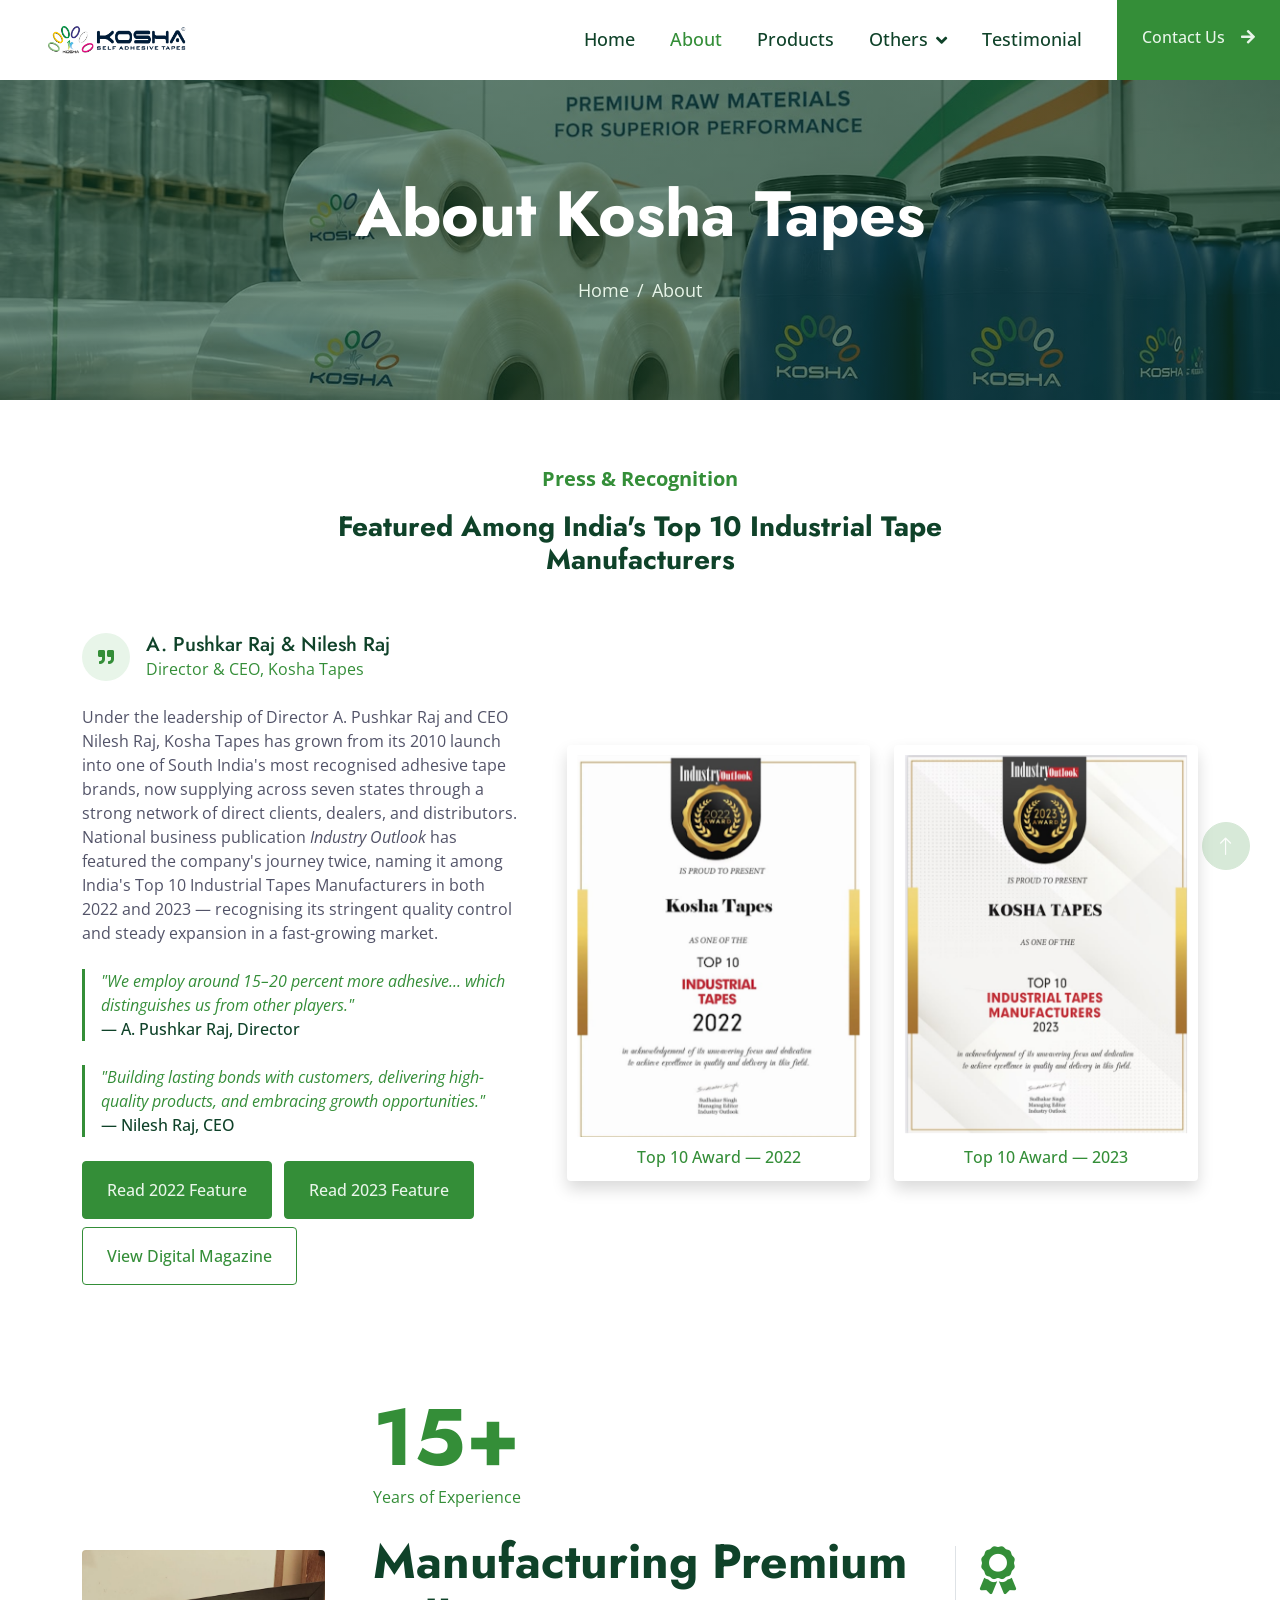
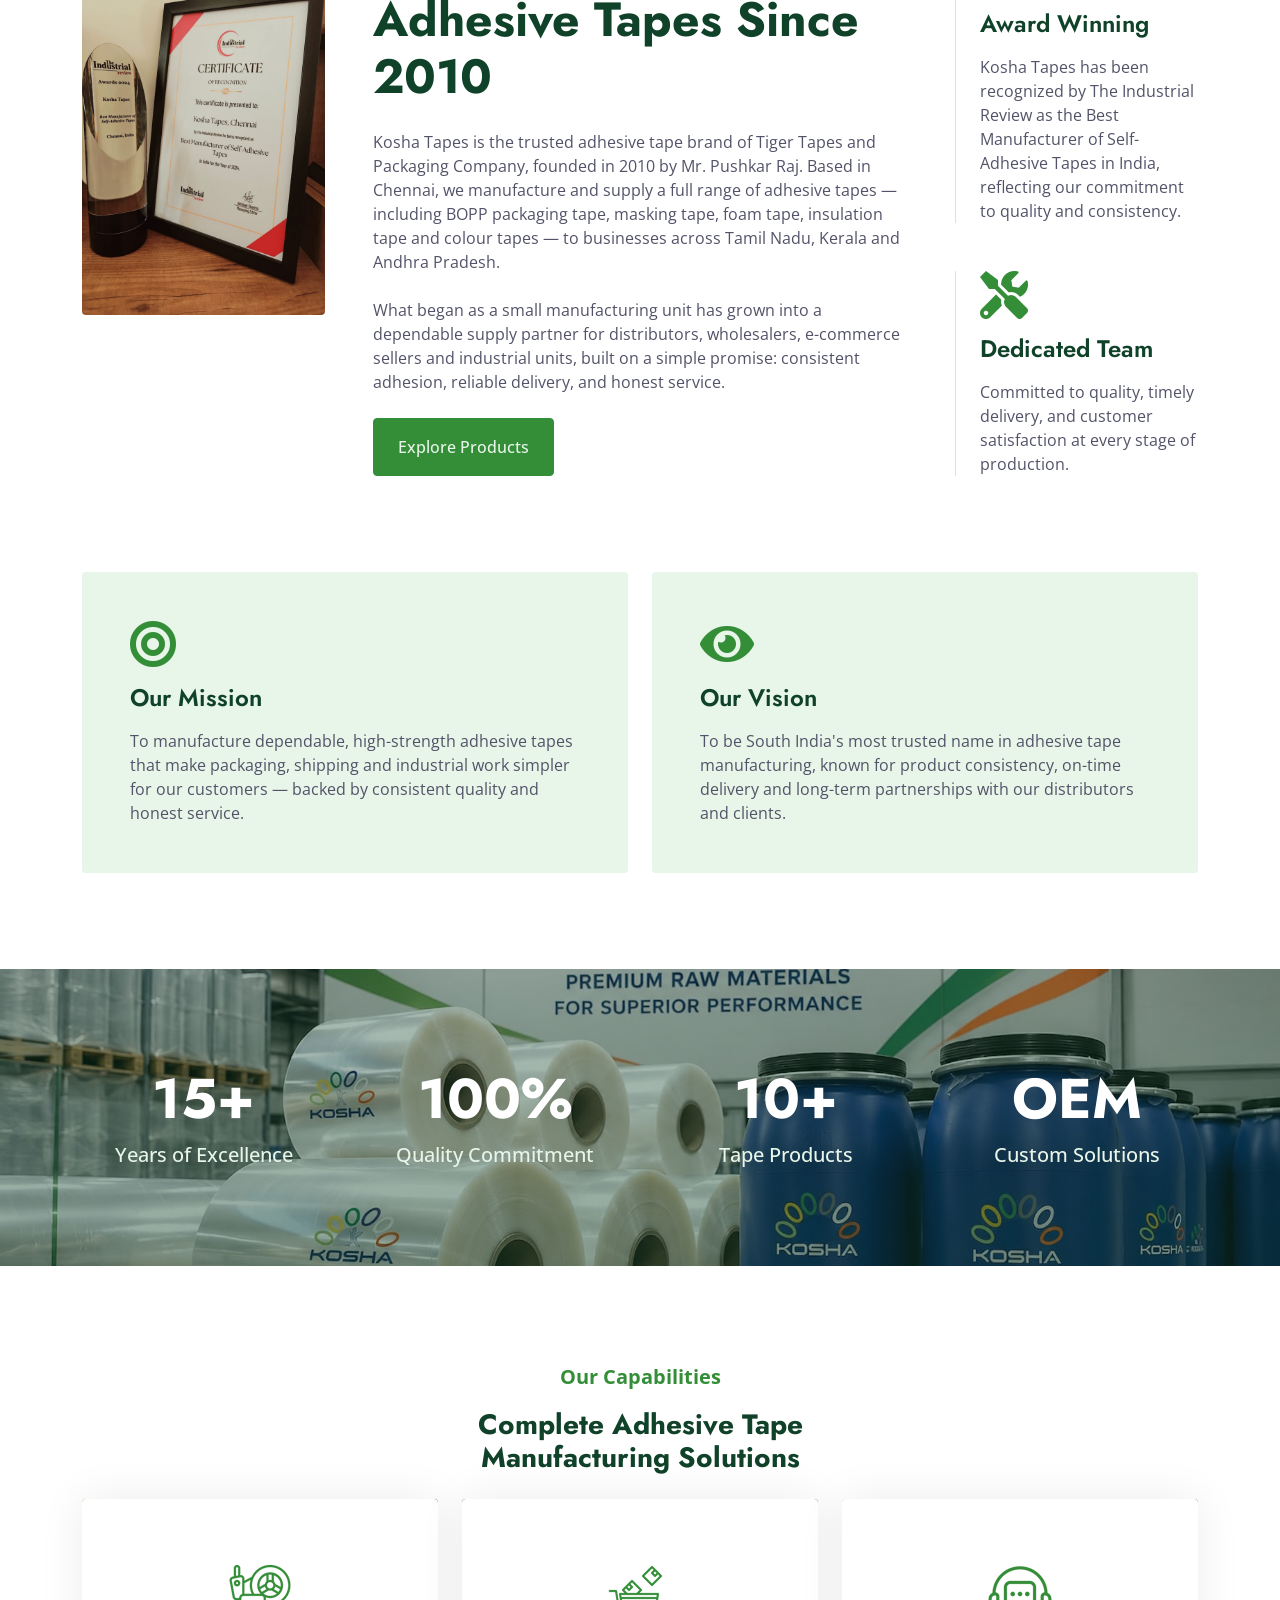
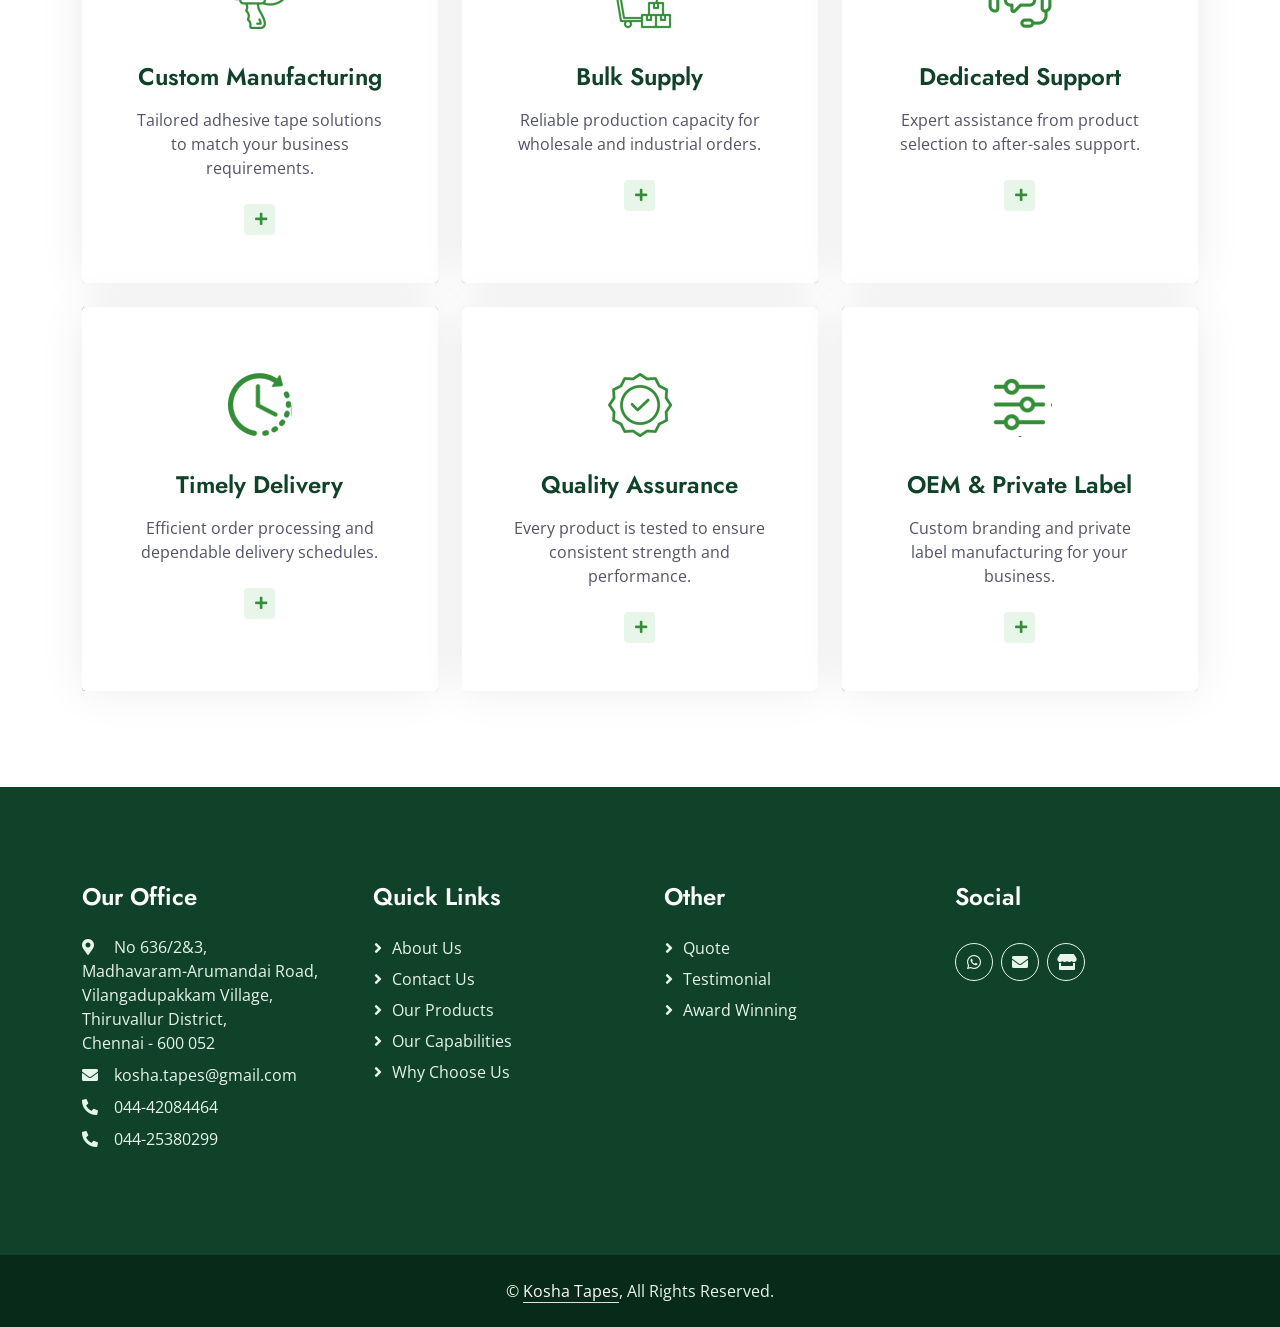
<file: about.html>
<!DOCTYPE html>
<html lang="en">

<head>
    <meta charset="utf-8">

    <title>About Kosha Tapes | Adhesive Tape Manufacturer Since 2010 - Chennai</title>

    <meta name="viewport" content="width=device-width, initial-scale=1.0">

    <meta name="keywords" content="about Kosha Tapes, Tiger Tapes and Packaging Company, adhesive tape manufacturer Chennai, BOPP tape manufacturer Tamil Nadu, packaging tape company history, self adhesive tape award">

    <meta name="description" content="Learn about Kosha Tapes, the adhesive tape brand of Tiger Tapes and Packaging Company. Founded in 2010 by Mr. Pushkar Raj, we manufacture premium BOPP, masking, foam and insulation tapes from our Chennai facility, serving Tamil Nadu, Kerala and Andhra Pradesh.">

    <meta name="author" content="Tiger Tapes and Packaging Company">

    <!-- Favicon -->
    <link rel="icon" href="img/favicon.ico" sizes="any">
    <link rel="icon" type="image/png" sizes="16x16" href="img/favicon-16x16.png">
    <link rel="icon" type="image/png" sizes="32x32" href="img/favicon-32x32.png">
    <link rel="icon" type="image/png" sizes="48x48" href="img/favicon-48x48.png">
    <link rel="icon" type="image/png" sizes="96x96" href="img/favicon-96x96.png">
    <link rel="apple-touch-icon" sizes="180x180" href="img/apple-touch-icon.png">
    <link rel="icon" type="image/png" sizes="192x192" href="img/android-chrome-192x192.png">
    <link rel="icon" type="image/png" sizes="512x512" href="img/android-chrome-512x512.png">

    <!-- Google Web Fonts -->
    <link rel="preconnect" href="https://fonts.googleapis.com">
    <link rel="preconnect" href="https://fonts.gstatic.com" crossorigin>
    <link href="https://fonts.googleapis.com/css2?family=Jost:wght@500;600;700&family=Open+Sans:wght@400;500&display=swap" rel="stylesheet">

    <!-- Icon Font Stylesheet -->
    <link href="https://cdnjs.cloudflare.com/ajax/libs/font-awesome/5.10.0/css/all.min.css" rel="stylesheet">
    <link href="https://cdn.jsdelivr.net/npm/bootstrap-icons@1.4.1/font/bootstrap-icons.css" rel="stylesheet">

    <!-- Libraries Stylesheet -->
    <link href="lib/animate/animate.min.css" rel="stylesheet">
    <link href="lib/owlcarousel/assets/owl.carousel.min.css" rel="stylesheet">
    <link href="lib/lightbox/css/lightbox.min.css" rel="stylesheet">

    <!-- Customized Bootstrap Stylesheet -->
    <link href="css/bootstrap.min.css" rel="stylesheet">

    <!-- Template Stylesheet -->
    <link href="css/style.css" rel="stylesheet">

    <meta property="og:title" content="About Kosha Tapes | Premium Adhesive Tape Manufacturer">
    <meta property="og:description" content="Since 2010, Kosha Tapes has manufactured premium BOPP packaging tape, masking tape, foam tape, insulation tape and colour tapes from Chennai.">
    <meta property="og:type" content="website">
    <meta property="og:image" content="img/logo.png">
    <meta property="og:site_name" content="Kosha Tapes">
</head>

<body>
    <!-- Spinner Start -->
    <div id="spinner" class="show bg-white position-fixed translate-middle w-100 vh-100 top-50 start-50 d-flex align-items-center justify-content-center">
        <div class="spinner-border text-primary" role="status" style="width: 3rem; height: 3rem;"></div>
    </div>
    <!-- Spinner End -->
    <!-- Navbar Start -->
    <nav class="navbar navbar-expand-lg bg-white navbar-light sticky-top p-0">
        <a href="index.html" class="navbar-brand d-flex align-items-center px-4 px-lg-5">
            <img src="img/logo.png" alt="Kosha Tapes Logo" class="img-fluid">
        </a>
        <button type="button" class="navbar-toggler me-4" data-bs-toggle="collapse" data-bs-target="#navbarCollapse">
            <span class="navbar-toggler-icon"></span>
        </button>
        <div class="collapse navbar-collapse" id="navbarCollapse">
            <div class="navbar-nav ms-auto p-4 p-lg-0">
                <a href="index.html" class="nav-item nav-link">Home</a>
                <a href="about.html" class="nav-item nav-link active">About</a>
                <a href="service.html" class="nav-item nav-link">Products</a>
                <div class="nav-item dropdown">
                    <a href="#" class="nav-link dropdown-toggle" data-bs-toggle="dropdown">Others</a>
                    <div class="dropdown-menu bg-light m-0">
                        <a href="feature.html" class="dropdown-item">Features</a>
                        <a href="contact.html" class="dropdown-item">Contact Page</a>
                    </div>
                </div>
                <a href="testimonial.html" class="nav-item nav-link">Testimonial</a>
            </div>
            <a href="contact.html" class="btn btn-primary py-4 px-lg-4 rounded-0 d-none d-lg-block">Contact Us<i class="fa fa-arrow-right ms-3"></i></a>
        </div>
    </nav>
    <!-- Navbar End -->
    <!-- Page Header Start -->
    <div class="container-fluid page-header py-5 mb-5 wow fadeIn" data-wow-delay="0.1s">
        <div class="container text-center py-5">
            <h1 class="display-3 text-white mb-4 animated slideInDown">About Kosha Tapes</h1>
            <nav aria-label="breadcrumb animated slideInDown">
                <ol class="breadcrumb justify-content-center mb-0">
                    <li class="breadcrumb-item"><a href="index.html">Home</a></li>
                    <li class="breadcrumb-item active" aria-current="page">About</li>
                </ol>
            </nav>
        </div>
    </div>
    <!-- Page Header End -->
    <!-- Press Start -->
    <div class="container-xxl pb-5 pt-3" id="press">
        <div class="container">
            <div class="text-center mx-auto wow fadeInUp" data-wow-delay="0.1s" style="max-width: 650px;">
                <p class="fs-5 fw-bold text-primary">Press & Recognition</p>
                <h1 class="fs-3 mb-2">Featured Among India's Top 10 Industrial Tape Manufacturers</h1>
            </div>
            <div class="row g-5 align-items-center mt-2">

                <div class="col-lg-5 wow fadeInUp" data-wow-delay="0.3s">
                    <div class="d-flex align-items-center mb-4">
                        <div class="btn-lg-square rounded-circle bg-light flex-shrink-0 me-3">
                            <i class="fa fa-quote-right text-primary"></i>
                        </div>
                        <div>
                            <h5 class="mb-0">A. Pushkar Raj &amp; Nilesh Raj</h5>
                            <span class="text-primary">Director &amp; CEO, Kosha Tapes</span>
                        </div>
                    </div>
                    <p class="mb-4">
                        Under the leadership of Director A. Pushkar Raj and CEO Nilesh Raj, Kosha Tapes has grown from its 2010 launch into one of South India's most recognised adhesive tape brands, now supplying across seven states through a strong network of direct clients, dealers, and distributors. National business publication <em>Industry Outlook</em> has featured the company's journey twice, naming it among India's Top 10 Industrial Tapes Manufacturers in both 2022 and 2023 — recognising its stringent quality control and steady expansion in a fast-growing market.
                    </p>
                    <p class="mb-4 fst-italic text-primary border-start border-3 ps-3" style="border-color: var(--primary) !important;">
                        "We employ around 15–20 percent more adhesive... which distinguishes us from other players."
                        <br><span class="fst-normal fw-semi-bold text-dark">— A. Pushkar Raj, Director</span>
                    </p>
                    <p class="mb-4 fst-italic text-primary border-start border-3 ps-3" style="border-color: var(--primary) !important;">
                        "Building lasting bonds with customers, delivering high-quality products, and embracing growth opportunities."
                        <br><span class="fst-normal fw-semi-bold text-dark">— Nilesh Raj, CEO</span>
                    </p>
                    <a href="https://www.theindustryoutlook.com/manufacturing/cover-story/kosha-tapes-a-trusted-quality-conscious-brand-cid-3558.html" target="_blank" class="btn btn-primary py-3 px-4 me-2 mb-2">Read 2022 Feature</a>
                    <a href="https://www.theindustryoutlook.com/manufacturing/vendor/kosha-tapes-navigating-challenges-driving-growth-in-industrial-tapes-manufacturers--cid-8376.html" target="_blank" class="btn btn-primary py-3 px-4 me-2 mb-2">Read 2023 Feature</a>
                    <a href="https://www.theindustryoutlook.com/digital-magazine/industrial-tapes-april-2022/" target="_blank" class="btn btn-outline-primary py-3 px-4 mb-2">View Digital Magazine</a>
                </div>
                <div class="col-lg-7">
                    <div class="row g-4">
                        <div class="col-6 wow fadeInUp" data-wow-delay="0.5s">
                            <div class="bg-white rounded shadow p-2 h-100">
                                <img class="img-fluid rounded" src="img/press-award-2022.png" alt="Industry Outlook Top 10 Industrial Tapes Manufacturers 2022 Award - Kosha Tapes">
                                <p class="text-center text-primary fw-semi-bold mt-2 mb-1">Top 10 Award — 2022</p>
                            </div>
                        </div>
                        <div class="col-6 wow fadeInUp" data-wow-delay="0.7s">
                            <div class="bg-white rounded shadow p-2 h-100">
                                <img class="img-fluid rounded" src="img/press-award-2023.png" alt="Industry Outlook Top 10 Industrial Tapes Manufacturers 2023 Award - Kosha Tapes">
                                <p class="text-center text-primary fw-semi-bold mt-2 mb-1">Top 10 Award — 2023</p>
                            </div>
                        </div>
                    </div>
                </div>
            </div>
        </div>
    </div>
    <!-- Press End -->
    <!-- About Start -->
    <div class="container-xxl py-5">
        <div class="container">
            <div class="row g-5 align-items-end">
                <div class="col-lg-3 col-md-5 align-self-stretch d-flex align-items-center wow fadeInUp" data-wow-delay="0.1s">
                    <img class="img-fluid rounded w-100" data-wow-delay="0.1s" src="img/about.jpg">
                </div>
                <div class="col-lg-6 col-md-7 wow fadeInUp" data-wow-delay="0.3s">
                    <h1 class="display-1 text-primary mb-0">15+</h1>
                    <p class="text-primary mb-4">Years of Experience</p>
                    <h2 class="display-5 mb-4">Manufacturing Premium Adhesive Tapes Since 2010</h2>
                    <p class="mb-4">Kosha Tapes is the trusted adhesive tape brand of Tiger Tapes and Packaging Company, founded in 2010 by Mr. Pushkar Raj. Based in Chennai, we manufacture and supply a full range of adhesive tapes — including BOPP packaging tape, masking tape, foam tape, insulation tape and colour tapes — to businesses across Tamil Nadu, Kerala and Andhra Pradesh.</p>
                    <p class="mb-4">What began as a small manufacturing unit has grown into a dependable supply partner for distributors, wholesalers, e-commerce sellers and industrial units, built on a simple promise: consistent adhesion, reliable delivery, and honest service.</p>
                    <a class="btn btn-primary py-3 px-4" href="service.html">Explore Products</a>
                </div>
                <div class="col-lg-3 col-md-12 wow fadeInUp" data-wow-delay="0.5s">
                    <div class="row g-5">
                        <div class="col-12 col-sm-6 col-lg-12">
                            <div class="border-start ps-4">
                                <i class="fa fa-award fa-3x text-primary mb-3"></i>
                                <h4 class="mb-3">Award Winning</h4>
                                <span>Kosha Tapes has been recognized by The Industrial Review as the Best Manufacturer of Self-Adhesive Tapes in India, reflecting our commitment to quality and consistency.</span>
                            </div>
                        </div>
                        <div class="col-12 col-sm-6 col-lg-12">
                            <div class="border-start ps-4">
                                <i class="fa fa-tools fa-3x text-primary mb-3"></i>
                                <h4 class="mb-3">Dedicated Team</h4>
                                <span>Committed to quality, timely delivery, and customer satisfaction at every stage of production.</span>
                            </div>
                        </div>
                    </div>
                </div>
            </div>
        </div>
    </div>
    <!-- About End -->
    <!-- Mission & Vision Start -->
    <div class="container-xxl py-5">
        <div class="container">
            <div class="row g-4">
                <div class="col-lg-6 wow fadeInUp" data-wow-delay="0.1s">
                    <div class="bg-light rounded p-5 h-100">
                        <i class="fa fa-bullseye fa-3x text-primary mb-3"></i>
                        <h4 class="mb-3">Our Mission</h4>
                        <p class="mb-0">To manufacture dependable, high-strength adhesive tapes that make packaging, shipping and industrial work simpler for our customers — backed by consistent quality and honest service.</p>
                    </div>
                </div>
                <div class="col-lg-6 wow fadeInUp" data-wow-delay="0.3s">
                    <div class="bg-light rounded p-5 h-100">
                        <i class="fa fa-eye fa-3x text-primary mb-3"></i>
                        <h4 class="mb-3">Our Vision</h4>
                        <p class="mb-0">To be South India's most trusted name in adhesive tape manufacturing, known for product consistency, on-time delivery and long-term partnerships with our distributors and clients.</p>
                    </div>
                </div>
            </div>
        </div>
    </div>
    <!-- Mission & Vision End -->
    <!-- Facts Start -->
    <div class="container-fluid facts my-5 py-5">
        <div class="container py-5">
            <div class="row g-5">
                <div class="col-sm-6 col-lg-3 text-center wow fadeIn" data-wow-delay="0.1s">
                    <h1 class="display-4 text-white">15+</h1>
                    <span class="fs-5 fw-semi-bold text-light">Years of Excellence</span>
                </div>
                <div class="col-sm-6 col-lg-3 text-center wow fadeIn" data-wow-delay="0.3s">
                    <h1 class="display-4 text-white">100%</h1>
                    <span class="fs-5 fw-semi-bold text-light">Quality Commitment</span>
                </div>
                <div class="col-sm-6 col-lg-3 text-center wow fadeIn" data-wow-delay="0.5s">
                    <h1 class="display-4 text-white">10+</h1>
                    <span class="fs-5 fw-semi-bold text-light">Tape Products</span>
                </div>
                <div class="col-sm-6 col-lg-3 text-center wow fadeIn" data-wow-delay="0.7s">
                    <h1 class="display-4 text-white">OEM</h1>
                    <span class="fs-5 fw-semi-bold text-light">Custom Solutions</span>
                </div>
            </div>
        </div>
    </div>
    <!-- Facts End -->
    <!-- Capabilities Start -->
    <div class="container-xxl py-5" id="capabilities">
        <div class="container">
            <div class="text-center mx-auto wow fadeInUp" data-wow-delay="0.1s" style="max-width: 500px;">
                <p class="fs-5 fw-bold text-primary">Our Capabilities</p>
                <h2 class="fs-3 mb-4">Complete Adhesive Tape Manufacturing Solutions</h2>
            </div>
            <div class="row g-4">
                <div class="col-lg-4 col-md-6 wow fadeInUp" data-wow-delay="0.1s">
                    <div class="service-item rounded d-flex h-100">
                        <div class="service-img rounded">
                            <img class="img-fluid" src="img/service-1.jpg" alt="Custom tape manufacturing">
                        </div>
                        <div class="service-text rounded p-5">
                            <div class="btn-square rounded-circle mx-auto mb-3">
                                <img class="img-fluid" src="img/icon/icon-3.png" alt="Icon">
                            </div>
                            <h4 class="mb-3">Custom Manufacturing</h4>
                            <p class="mb-4">Tailored adhesive tape solutions to match your business requirements.</p>
                            <a class="btn btn-sm" href="contact.html"><i class="fa fa-plus text-primary me-2"></i>Contact</a>
                        </div>
                    </div>
                </div>
                <div class="col-lg-4 col-md-6 wow fadeInUp" data-wow-delay="0.3s">
                    <div class="service-item rounded d-flex h-100">
                        <div class="service-img rounded">
                            <img class="img-fluid" src="img/service-2.jpg" alt="Bulk tape supply">
                        </div>
                        <div class="service-text rounded p-5">
                            <div class="btn-square rounded-circle mx-auto mb-3">
                                <img class="img-fluid" src="img/icon/icon-6.png" alt="Icon">
                            </div>
                            <h4 class="mb-3">Bulk Supply</h4>
                            <p class="mb-4">Reliable production capacity for wholesale and industrial orders.</p>
                            <a class="btn btn-sm" href="contact.html"><i class="fa fa-plus text-primary me-2"></i>Contact</a>
                        </div>
                    </div>
                </div>
                <div class="col-lg-4 col-md-6 wow fadeInUp" data-wow-delay="0.5s">
                    <div class="service-item rounded d-flex h-100">
                        <div class="service-img rounded">
                            <img class="img-fluid" src="img/service-3.jpg" alt="Dedicated customer support">
                        </div>
                        <div class="service-text rounded p-5">
                            <div class="btn-square rounded-circle mx-auto mb-3">
                                <img class="img-fluid" src="img/icon/icon-5.png" alt="Icon">
                            </div>
                            <h4 class="mb-3">Dedicated Support</h4>
                            <p class="mb-4">Expert assistance from product selection to after-sales support.</p>
                            <a class="btn btn-sm" href="contact.html"><i class="fa fa-plus text-primary me-2"></i>Contact</a>
                        </div>
                    </div>
                </div>
                <div class="col-lg-4 col-md-6 wow fadeInUp" data-wow-delay="0.1s">
                    <div class="service-item rounded d-flex h-100">
                        <div class="service-img rounded">
                            <img class="img-fluid" src="img/service-4.jpg" alt="Timely delivery">
                        </div>
                        <div class="service-text rounded p-5">
                            <div class="btn-square rounded-circle mx-auto mb-3">
                                <img class="img-fluid" src="img/icon/icon-4.png" alt="Icon">
                            </div>
                            <h4 class="mb-3">Timely Delivery</h4>
                            <p class="mb-4">Efficient order processing and dependable delivery schedules.</p>
                            <a class="btn btn-sm" href="contact.html"><i class="fa fa-plus text-primary me-2"></i>Contact</a>
                        </div>
                    </div>
                </div>
                <div class="col-lg-4 col-md-6 wow fadeInUp" data-wow-delay="0.3s">
                    <div class="service-item rounded d-flex h-100">
                        <div class="service-img rounded">
                            <img class="img-fluid" src="img/service-5.jpg" alt="Quality assurance">
                        </div>
                        <div class="service-text rounded p-5">
                            <div class="btn-square rounded-circle mx-auto mb-3">
                                <img class="img-fluid" src="img/icon/icon-8.png" alt="Icon">
                            </div>
                            <h4 class="mb-3">Quality Assurance</h4>
                            <p class="mb-4">Every product is tested to ensure consistent strength and performance.</p>
                            <a class="btn btn-sm" href="contact.html"><i class="fa fa-plus text-primary me-2"></i>Contact</a>
                        </div>
                    </div>
                </div>
                <div class="col-lg-4 col-md-6 wow fadeInUp" data-wow-delay="0.5s">
                    <div class="service-item rounded d-flex h-100">
                        <div class="service-img rounded">
                            <img class="img-fluid" src="img/service-6.jpg" alt="OEM and private label tape manufacturing">
                        </div>
                        <div class="service-text rounded p-5">
                            <div class="btn-square rounded-circle mx-auto mb-3">
                                <img class="img-fluid" src="img/icon/icon-2.png" alt="Icon">
                            </div>
                            <h4 class="mb-3">OEM & Private Label</h4>
                            <p class="mb-4">Custom branding and private label manufacturing for your business.</p>
                            <a class="btn btn-sm" href="contact.html"><i class="fa fa-plus text-primary me-2"></i>Contact</a>
                        </div>
                    </div>
                </div>
            </div>
        </div>
    </div>
    <!-- Capabilities End -->
    <!-- Footer Start -->
    <div class="container-fluid bg-dark text-light footer mt-5 py-5 wow fadeIn" data-wow-delay="0.1s">
        <div class="container py-5">
            <div class="row g-5">
                <div class="col-lg-3 col-md-6">
                    <h4 class="text-white mb-4">Our Office</h4>
                    <p class="mb-2">
                        <a class="text-light" style="text-decoration:none;" href="https://maps.app.goo.gl/t1GzYi7ziJM2KgTEA" target="_blank">
                            <i class="fa fa-map-marker-alt me-3"></i>
                            No 636/2&3,<br>
                            Madhavaram-Arumandai Road,<br>
                            Vilangadupakkam Village,<br>
                            Thiruvallur District,<br>
                            Chennai - 600 052
                        </a>
                    </p>
                    <p class="mb-2"><a class="text-light" style="text-decoration:none;" href="mailto:kosha.tapes@gmail.com"><i class="fa fa-envelope me-3"></i>kosha.tapes@gmail.com</a></p>
                    <p class="mb-2"><a class="text-light" style="text-decoration:none;" href="tel:044-42084464"><i class="fa fa-phone-alt me-3"></i>044-42084464</a></p>
                    <p class="mb-2"><a class="text-light" style="text-decoration:none;" href="tel:044-25380299"><i class="fa fa-phone-alt me-3"></i>044-25380299</a></p>
                </div>

                <div class="col-lg-3 col-md-6">
                    <h4 class="text-white mb-4">Quick Links</h4>
                    <a class="btn btn-link" href="about.html">About Us</a>
                    <a class="btn btn-link" href="contact.html">Contact Us</a>
                    <a class="btn btn-link" href="service.html">Our Products</a>
                    <a class="btn btn-link" href="about.html#capabilities">Our Capabilities</a>
                    <a class="btn btn-link" href="feature.html">Why Choose Us</a>
                </div>
                <div class="col-lg-3 col-md-6">
                    <h4 class="text-white mb-4">Other</h4>
                    <a class="btn btn-link" href="contact.html">Quote</a>
                    <a class="btn btn-link" href="testimonial.html">Testimonial</a>
                    <a class="btn btn-link" href="about.html">Award Winning</a>
                </div>
                <div class="col-lg-3 col-md-6">
                    <h4 class="text-white mb-4">Social</h4>
                    <div class="d-flex pt-2">
                        <a class="btn btn-square btn-outline-light rounded-circle me-2" href="https://wa.me/919566009791" target="_blank">
                            <i class="fab fa-whatsapp"></i>
                        </a>
                        <a class="btn btn-square btn-outline-light rounded-circle me-2" href="mailto:kosha.tapes@gmail.com">
                            <i class="fa fa-envelope"></i>
                        </a>
                        <a class="btn btn-square btn-outline-light rounded-circle me-2" href="https://www.indiamart.com/tiger-tapes-packingcompany" target="_blank">
                            <i class="fa fa-store"></i>
                        </a>
                    </div>
                </div>
            </div>
        </div>
    </div>
    <!-- Footer End -->
    <!-- Copyright Start -->
    <div class="container-fluid copyright py-4">
        <div class="container">
            <div class="row">
                <div class="col-12 text-center">
                    &copy; <a class="border-bottom" href="index.html">Kosha Tapes</a>, All Rights Reserved.
                </div>
            </div>
        </div>
    </div>
    <!-- Copyright End -->
    <!-- Back to Top -->
    <a href="#" class="btn btn-lg btn-primary btn-lg-square rounded-circle back-to-top"><i class="bi bi-arrow-up"></i></a>

    <!-- JavaScript Libraries -->
    <script src="https://code.jquery.com/jquery-3.4.1.min.js"></script>
    <script src="https://cdn.jsdelivr.net/npm/bootstrap@5.0.0/dist/js/bootstrap.bundle.min.js"></script>
    <script src="lib/wow/wow.min.js"></script>
    <script src="lib/easing/easing.min.js"></script>
    <script src="lib/waypoints/waypoints.min.js"></script>
    <script src="lib/owlcarousel/owl.carousel.min.js"></script>
    <script src="lib/counterup/counterup.min.js"></script>
    <script src="lib/parallax/parallax.min.js"></script>
    <script src="lib/isotope/isotope.pkgd.min.js"></script>
    <script src="lib/lightbox/js/lightbox.min.js"></script>

    <!-- Template Javascript -->
    <script src="js/main.js"></script>
</body>

</html>
</file>
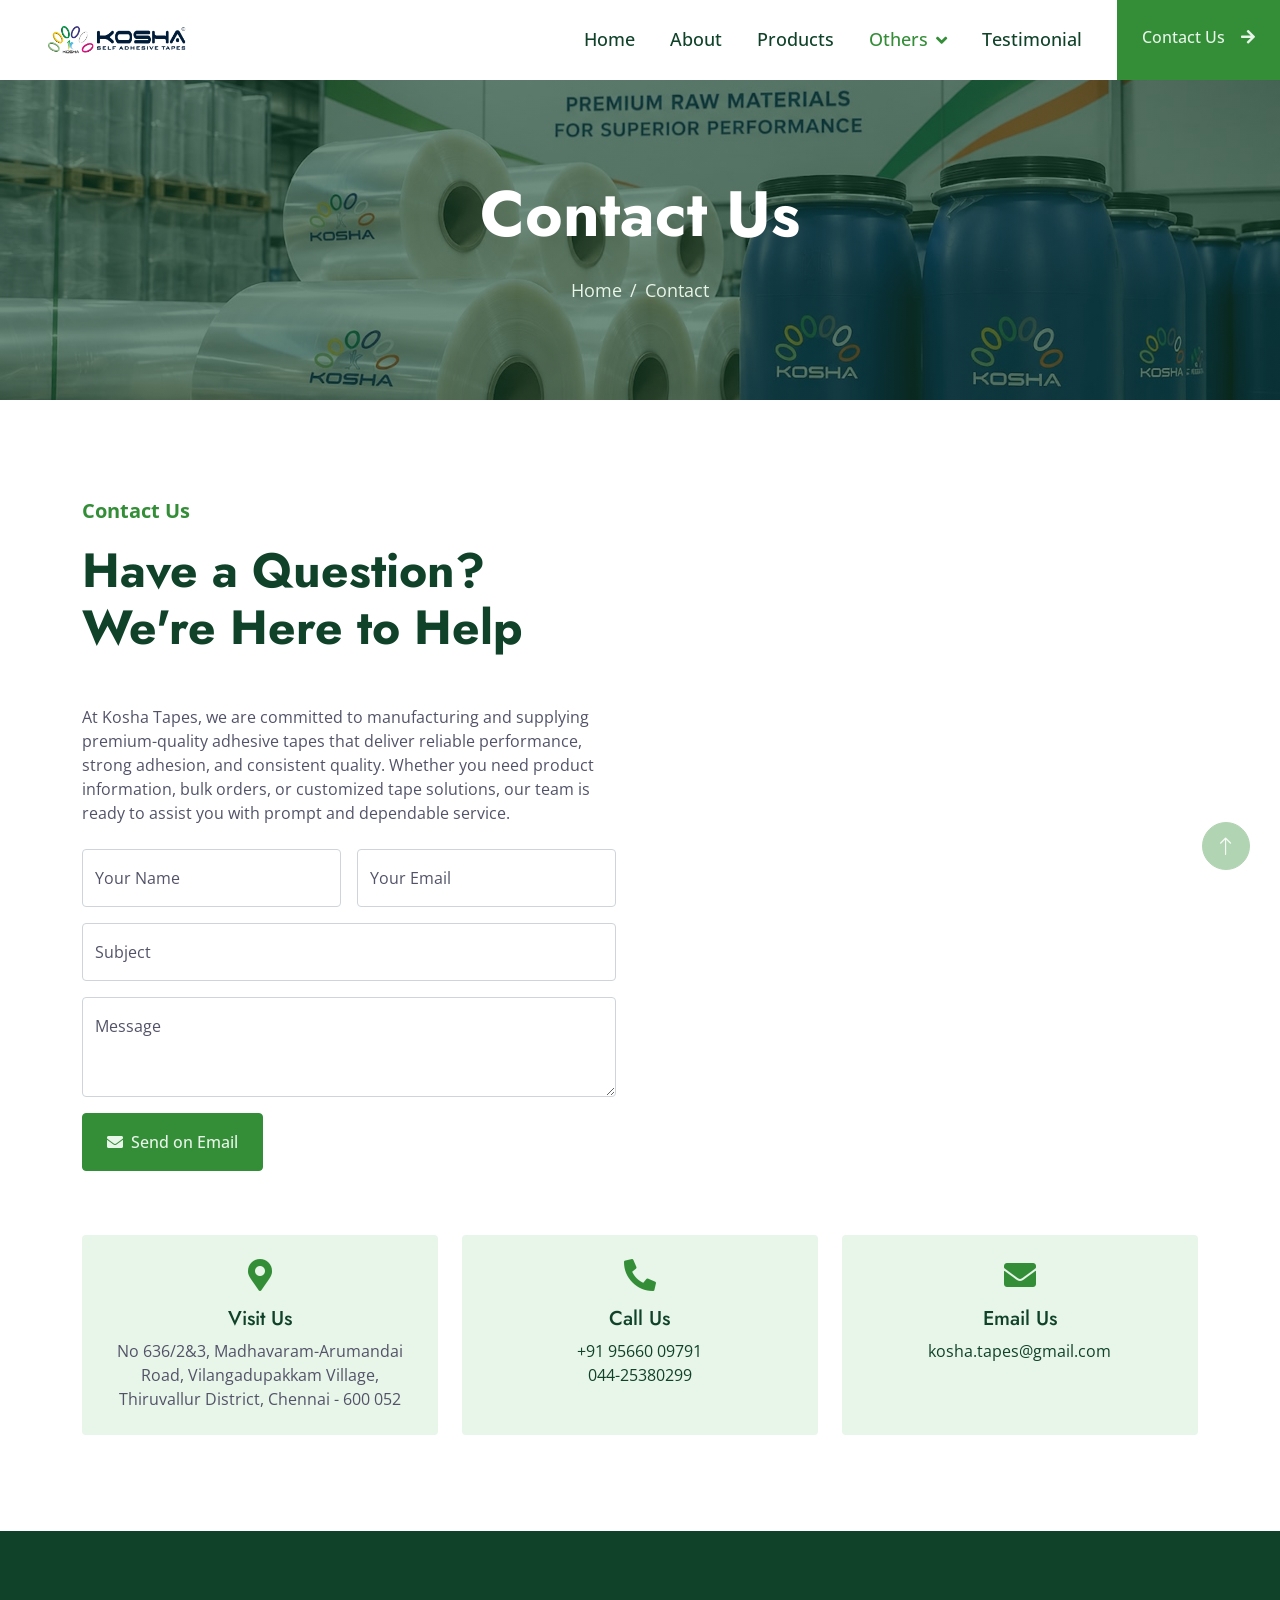
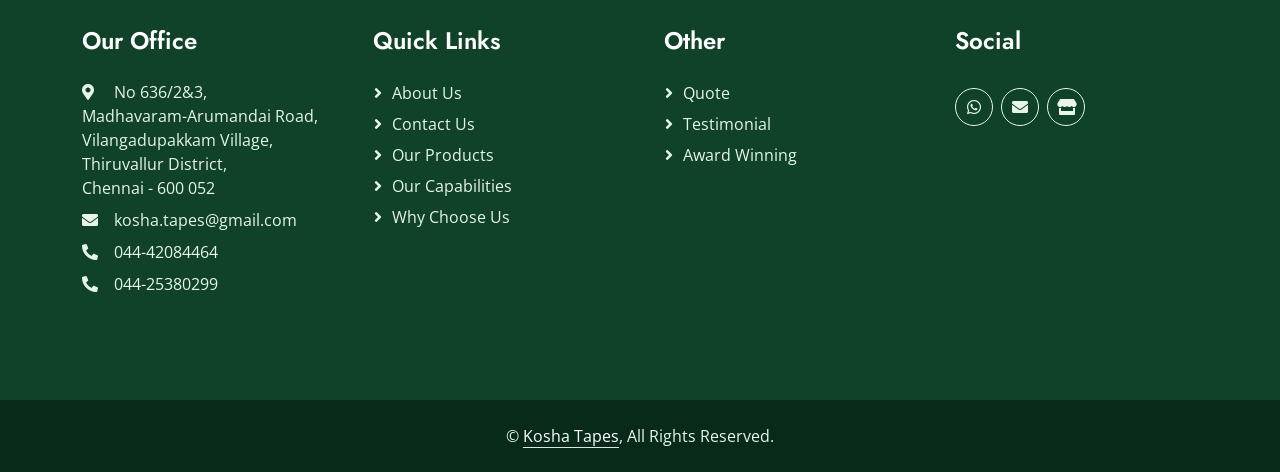
<file: contact.html>
<!DOCTYPE html>
<html lang="en">

<head>
    <meta charset="utf-8">

    <title>Contact Kosha Tapes | Adhesive Tape Manufacturer in Chennai</title>

    <meta name="viewport" content="width=device-width, initial-scale=1.0">

    <meta name="keywords" content="contact Kosha Tapes, adhesive tape supplier Chennai, BOPP tape manufacturer contact, Tiger Tapes and Packaging Company address, tape manufacturer Thiruvallur, packaging tape enquiry">

    <meta name="description" content="Get in touch with Kosha Tapes for product enquiries, bulk orders and custom tape manufacturing. Visit our Chennai facility, call us, or send a message directly on WhatsApp.">

    <meta name="author" content="Tiger Tapes and Packaging Company">

    <!-- Favicon -->
    <link rel="icon" href="img/favicon.ico" sizes="any">
    <link rel="icon" type="image/png" sizes="16x16" href="img/favicon-16x16.png">
    <link rel="icon" type="image/png" sizes="32x32" href="img/favicon-32x32.png">
    <link rel="icon" type="image/png" sizes="48x48" href="img/favicon-48x48.png">
    <link rel="icon" type="image/png" sizes="96x96" href="img/favicon-96x96.png">
    <link rel="apple-touch-icon" sizes="180x180" href="img/apple-touch-icon.png">
    <link rel="icon" type="image/png" sizes="192x192" href="img/android-chrome-192x192.png">
    <link rel="icon" type="image/png" sizes="512x512" href="img/android-chrome-512x512.png">

    <!-- Google Web Fonts -->
    <link rel="preconnect" href="https://fonts.googleapis.com">
    <link rel="preconnect" href="https://fonts.gstatic.com" crossorigin>
    <link href="https://fonts.googleapis.com/css2?family=Jost:wght@500;600;700&family=Open+Sans:wght@400;500&display=swap" rel="stylesheet">

    <!-- Icon Font Stylesheet -->
    <link href="https://cdnjs.cloudflare.com/ajax/libs/font-awesome/5.10.0/css/all.min.css" rel="stylesheet">
    <link href="https://cdn.jsdelivr.net/npm/bootstrap-icons@1.4.1/font/bootstrap-icons.css" rel="stylesheet">

    <!-- Libraries Stylesheet -->
    <link href="lib/animate/animate.min.css" rel="stylesheet">
    <link href="lib/owlcarousel/assets/owl.carousel.min.css" rel="stylesheet">
    <link href="lib/lightbox/css/lightbox.min.css" rel="stylesheet">

    <!-- Customized Bootstrap Stylesheet -->
    <link href="css/bootstrap.min.css" rel="stylesheet">

    <!-- Template Stylesheet -->
    <link href="css/style.css" rel="stylesheet">

    <meta property="og:title" content="Contact Kosha Tapes | Chennai Adhesive Tape Manufacturer">
    <meta property="og:description" content="Reach Kosha Tapes for product enquiries, bulk orders and custom manufacturing. Call, email, or message us on WhatsApp.">
    <meta property="og:type" content="website">
    <meta property="og:image" content="img/logo.png">
    <meta property="og:site_name" content="Kosha Tapes">
</head>

<body>
    <!-- Spinner Start -->
    <div id="spinner" class="show bg-white position-fixed translate-middle w-100 vh-100 top-50 start-50 d-flex align-items-center justify-content-center">
        <div class="spinner-border text-primary" role="status" style="width: 3rem; height: 3rem;"></div>
    </div>
    <!-- Spinner End -->
    <!-- Navbar Start -->
    <nav class="navbar navbar-expand-lg bg-white navbar-light sticky-top p-0">
        <a href="index.html" class="navbar-brand d-flex align-items-center px-4 px-lg-5">
            <img src="img/logo.png" alt="Kosha Tapes Logo" class="img-fluid">
        </a>
        <button type="button" class="navbar-toggler me-4" data-bs-toggle="collapse" data-bs-target="#navbarCollapse">
            <span class="navbar-toggler-icon"></span>
        </button>
        <div class="collapse navbar-collapse" id="navbarCollapse">
            <div class="navbar-nav ms-auto p-4 p-lg-0">
                <a href="index.html" class="nav-item nav-link">Home</a>
                <a href="about.html" class="nav-item nav-link">About</a>
                <a href="service.html" class="nav-item nav-link">Products</a>
                <div class="nav-item dropdown">
                    <a href="#" class="nav-link dropdown-toggle active" data-bs-toggle="dropdown">Others</a>
                    <div class="dropdown-menu bg-light m-0">
                        <a href="feature.html" class="dropdown-item">Features</a>
                        <a href="contact.html" class="dropdown-item active">Contact Page</a>
                    </div>
                </div>
                <a href="testimonial.html" class="nav-item nav-link">Testimonial</a>
            </div>
            <a href="contact.html" class="btn btn-primary py-4 px-lg-4 rounded-0 d-none d-lg-block">Contact Us<i class="fa fa-arrow-right ms-3"></i></a>
        </div>
    </nav>
    <!-- Navbar End -->
    <!-- Page Header Start -->
    <div class="container-fluid page-header py-5 mb-5 wow fadeIn" data-wow-delay="0.1s">
        <div class="container text-center py-5">
            <h1 class="display-3 text-white mb-4 animated slideInDown">Contact Us</h1>
            <nav aria-label="breadcrumb animated slideInDown">
                <ol class="breadcrumb justify-content-center mb-0">
                    <li class="breadcrumb-item"><a href="index.html">Home</a></li>
                    <li class="breadcrumb-item active" aria-current="page">Contact</li>
                </ol>
            </nav>
        </div>
    </div>
    <!-- Page Header End -->
    <!-- Contact Start -->
    <div class="container-xxl py-5" id="contact">
        <div class="container">
            <div class="row g-5">
                <div class="col-lg-6 wow fadeIn" data-wow-delay="0.1s">
                    <p class="fs-5 fw-bold text-primary">Contact Us</p>
                    <h1 class="display-5 mb-5">Have a Question? We're Here to Help</h1>
                    <p class="mb-4">
                        At Kosha Tapes, we are committed to manufacturing and supplying premium-quality adhesive tapes that deliver reliable performance, strong adhesion, and consistent quality. Whether you need product information, bulk orders, or customized tape solutions, our team is ready to assist you with prompt and dependable service.
                    </p>
                    <form id="contactForm">
                        <div class="row g-3">
                            <div class="col-md-6">
                                <div class="form-floating">
                                    <input type="text" class="form-control" id="name" name="name" placeholder="Your Name" required>
                                    <label for="name">Your Name</label>
                                </div>
                            </div>
                            <div class="col-md-6">
                                <div class="form-floating">
                                    <input type="email" class="form-control" id="email" name="email" placeholder="Your Email" required>
                                    <label for="email">Your Email</label>
                                </div>
                            </div>
                            <div class="col-12">
                                <div class="form-floating">
                                    <input type="text" class="form-control" id="subject" name="subject" placeholder="Subject">
                                    <label for="subject">Subject</label>
                                </div>
                            </div>
                            <div class="col-12">
                                <div class="form-floating">
                                    <textarea class="form-control" placeholder="Leave a message here" id="message" name="message" style="height: 100px" required></textarea>
                                    <label for="message">Message</label>
                                </div>
                            </div>
                            <div class="col-12">
                                <div class="d-flex flex-wrap gap-2">
                                    <!-- WhatsApp button - parked for now, uncomment to bring it back.
                                         js/contact-form.js picks it up automatically when it is present.
                                    <button id="waButton"
                                            data-whatsapp-number="919566009791"
                                            class="btn btn-primary py-3 px-4"
                                            type="button">
                                        <i class="fab fa-whatsapp me-2"></i>Send on WhatsApp
                                    </button>
                                    -->
                                    <button id="emailButton"
                                            class="btn btn-primary py-3 px-4"
                                            type="submit">
                                        <i class="fa fa-envelope me-2"></i>Send on Email
                                    </button>
                                </div>
                            </div>
                            <div id="formStatus" class="col-12 mb-0 text-muted" role="status" aria-live="polite"></div>
                            <!-- Spam trap: hidden from people, only bots fill it in. -->
                            <input type="text" id="website" name="website" class="d-none" tabindex="-1" autocomplete="off" aria-hidden="true">
                        </div>
                    </form>
                </div>
                <div class="col-lg-6 wow fadeIn" data-wow-delay="0.5s" style="min-height: 450px;">
                    <div class="position-relative rounded overflow-hidden h-100">
                        <iframe class="position-relative w-100 h-100"
                                src="https://www.google.com/maps/embed?pb=!1m18!1m12!1m3!1d5042.791266587791!2d80.2206831!3d13.1928099!2m3!1f0!2f0!3f0!3m2!1i1024!2i768!4f13.1!3m3!1m2!1s0x3a527b3354e87221%3A0xe9c70572570534df!2sTiger%20Tapes%20and%20Packaging%20Company!5e1!3m2!1sen!2sin!4v1784957911215!5m2!1sen!2sin"
                                frameborder="0" style="min-height: 450px; border:0;" allowfullscreen="" aria-hidden="false"
                                tabindex="0"></iframe>
                    </div>
                </div>
            </div>
        </div>
    </div>
    <!-- Contact End -->
    <!-- Contact Details Start -->
    <div class="container-xxl pb-5">
        <div class="container">
            <div class="row g-4 text-center">
                <div class="col-md-4 wow fadeInUp" data-wow-delay="0.1s">
                    <div class="bg-light rounded p-4 h-100">
                        <i class="fa fa-map-marker-alt fa-2x text-primary mb-3"></i>
                        <h5 class="mb-2">Visit Us</h5>
                        <p class="mb-0">No 636/2&3, Madhavaram-Arumandai Road, Vilangadupakkam Village, Thiruvallur District, Chennai - 600 052</p>
                    </div>
                </div>
                <div class="col-md-4 wow fadeInUp" data-wow-delay="0.3s">
                    <div class="bg-light rounded p-4 h-100">
                        <i class="fa fa-phone-alt fa-2x text-primary mb-3"></i>
                        <h5 class="mb-2">Call Us</h5>
                        <p class="mb-0">
                            <a class="text-dark" style="text-decoration:none;" href="tel:+919566009791">+91 95660 09791</a><br>
                            <a class="text-dark" style="text-decoration:none;" href="tel:+914425380299">044-25380299</a>
                        </p>
                    </div>
                </div>
                <div class="col-md-4 wow fadeInUp" data-wow-delay="0.5s">
                    <div class="bg-light rounded p-4 h-100">
                        <i class="fa fa-envelope fa-2x text-primary mb-3"></i>
                        <h5 class="mb-2">Email Us</h5>
                        <p class="mb-0"><a class="text-dark" style="text-decoration:none;" href="mailto:kosha.tapes@gmail.com">kosha.tapes@gmail.com</a></p>
                    </div>
                </div>
            </div>
        </div>
    </div>
    <!-- Contact Details End -->
    <!-- Footer Start -->
    <div class="container-fluid bg-dark text-light footer mt-5 py-5 wow fadeIn" data-wow-delay="0.1s">
        <div class="container py-5">
            <div class="row g-5">
                <div class="col-lg-3 col-md-6">
                    <h4 class="text-white mb-4">Our Office</h4>
                    <p class="mb-2">
                        <a class="text-light" style="text-decoration:none;" href="https://maps.app.goo.gl/t1GzYi7ziJM2KgTEA" target="_blank">
                            <i class="fa fa-map-marker-alt me-3"></i>
                            No 636/2&3,<br>
                            Madhavaram-Arumandai Road,<br>
                            Vilangadupakkam Village,<br>
                            Thiruvallur District,<br>
                            Chennai - 600 052
                        </a>
                    </p>
                    <p class="mb-2"><a class="text-light" style="text-decoration:none;" href="mailto:kosha.tapes@gmail.com"><i class="fa fa-envelope me-3"></i>kosha.tapes@gmail.com</a></p>
                    <p class="mb-2"><a class="text-light" style="text-decoration:none;" href="tel:044-42084464"><i class="fa fa-phone-alt me-3"></i>044-42084464</a></p>
                    <p class="mb-2"><a class="text-light" style="text-decoration:none;" href="tel:044-25380299"><i class="fa fa-phone-alt me-3"></i>044-25380299</a></p>
                </div>

                <div class="col-lg-3 col-md-6">
                    <h4 class="text-white mb-4">Quick Links</h4>
                    <a class="btn btn-link" href="about.html">About Us</a>
                    <a class="btn btn-link" href="contact.html">Contact Us</a>
                    <a class="btn btn-link" href="service.html">Our Products</a>
                    <a class="btn btn-link" href="about.html#capabilities">Our Capabilities</a>
                    <a class="btn btn-link" href="feature.html">Why Choose Us</a>
                </div>
                <div class="col-lg-3 col-md-6">
                    <h4 class="text-white mb-4">Other</h4>
                    <a class="btn btn-link" href="contact.html">Quote</a>
                    <a class="btn btn-link" href="testimonial.html">Testimonial</a>
                    <a class="btn btn-link" href="about.html">Award Winning</a>
                </div>
                <div class="col-lg-3 col-md-6">
                    <h4 class="text-white mb-4">Social</h4>
                    <div class="d-flex pt-2">
                        <a class="btn btn-square btn-outline-light rounded-circle me-2" href="https://wa.me/919566009791" target="_blank">
                            <i class="fab fa-whatsapp"></i>
                        </a>
                        <a class="btn btn-square btn-outline-light rounded-circle me-2" href="mailto:kosha.tapes@gmail.com">
                            <i class="fa fa-envelope"></i>
                        </a>
                        <a class="btn btn-square btn-outline-light rounded-circle me-2" href="https://www.indiamart.com/tiger-tapes-packingcompany" target="_blank">
                            <i class="fa fa-store"></i>
                        </a>
                    </div>
                </div>
            </div>
        </div>
    </div>
    <!-- Footer End -->
    <!-- Copyright Start -->
    <div class="container-fluid copyright py-4">
        <div class="container">
            <div class="row">
                <div class="col-12 text-center">
                    &copy; <a class="border-bottom" href="index.html">Kosha Tapes</a>, All Rights Reserved.
                </div>
            </div>
        </div>
    </div>
    <!-- Copyright End -->
    <!-- Back to Top -->
    <a href="#" class="btn btn-lg btn-primary btn-lg-square rounded-circle back-to-top"><i class="bi bi-arrow-up"></i></a>

    <!-- JavaScript Libraries -->
    <script src="https://code.jquery.com/jquery-3.4.1.min.js"></script>
    <script src="https://cdn.jsdelivr.net/npm/bootstrap@5.0.0/dist/js/bootstrap.bundle.min.js"></script>
    <script src="lib/wow/wow.min.js"></script>
    <script src="lib/easing/easing.min.js"></script>
    <script src="lib/waypoints/waypoints.min.js"></script>
    <script src="lib/owlcarousel/owl.carousel.min.js"></script>
    <script src="lib/counterup/counterup.min.js"></script>
    <script src="lib/parallax/parallax.min.js"></script>
    <script src="lib/isotope/isotope.pkgd.min.js"></script>
    <script src="lib/lightbox/js/lightbox.min.js"></script>


    <!-- Template Javascript -->
    <script src="js/main.js"></script>
    <script src="js/contact-form.js"></script>
</body>

</html>
</file>
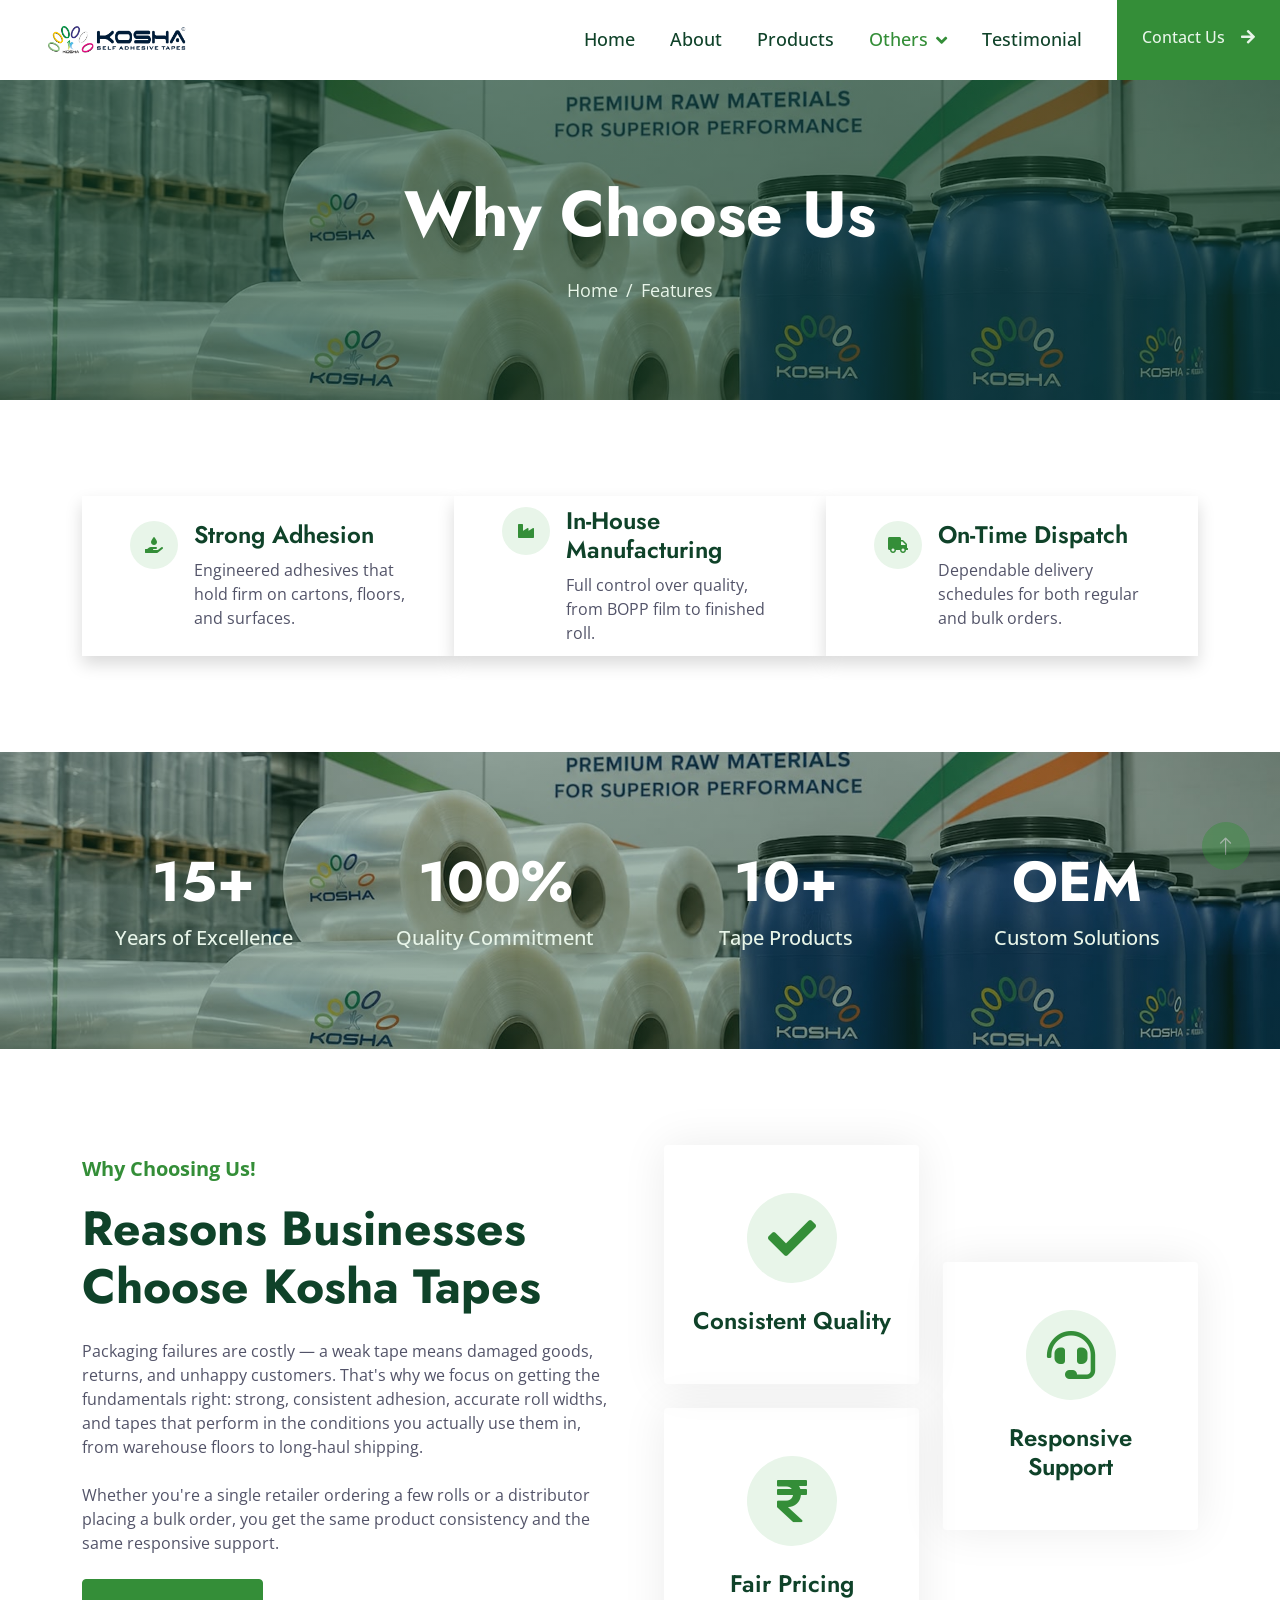
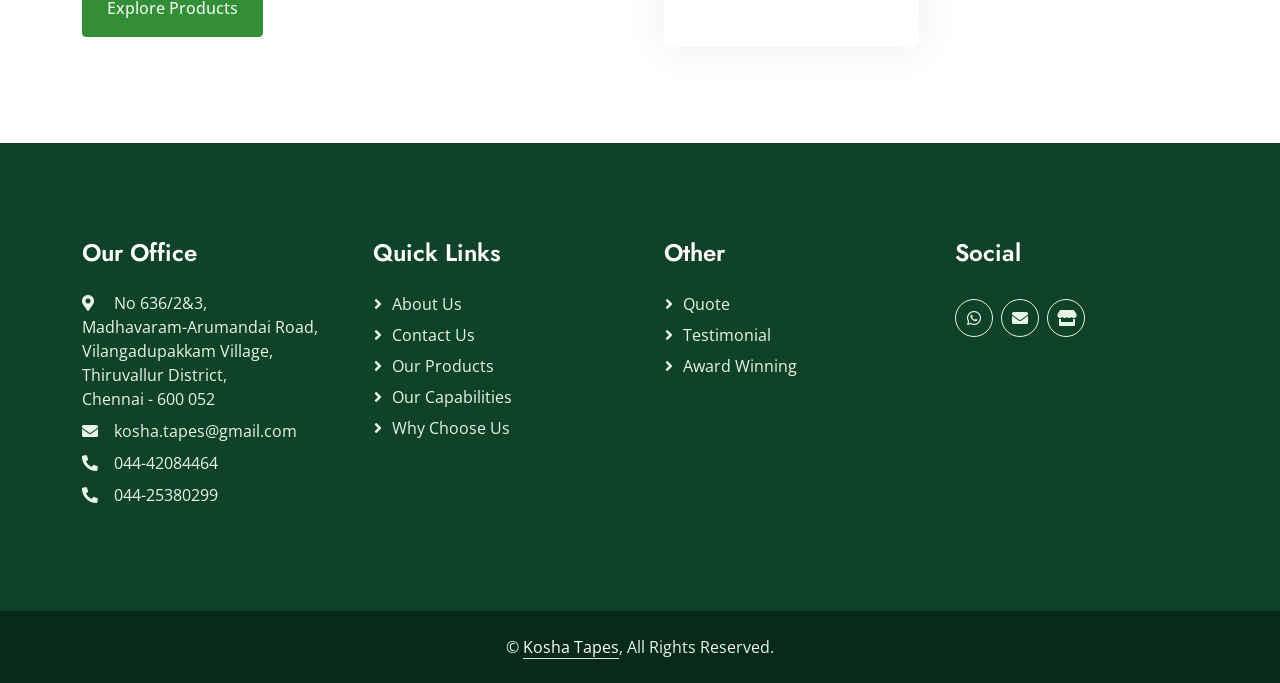
<file: feature.html>
<!DOCTYPE html>
<html lang="en">

<head>
    <meta charset="utf-8">

    <title>Why Choose Kosha Tapes | Features & Benefits of Our Adhesive Tapes</title>

    <meta name="viewport" content="width=device-width, initial-scale=1.0">

    <meta name="keywords" content="why choose Kosha Tapes, adhesive tape features, strong adhesion tape, durable BOPP tape, reliable tape supplier Chennai, custom printed tape supplier, bulk tape manufacturer India">

    <meta name="description" content="Discover why businesses across South India choose Kosha Tapes - strong adhesion, consistent quality, custom manufacturing, bulk supply capability, and on-time delivery from our Chennai facility.">

    <meta name="author" content="Tiger Tapes and Packaging Company">

    <!-- Favicon -->
    <link rel="icon" href="img/favicon.ico" sizes="any">
    <link rel="icon" type="image/png" sizes="16x16" href="img/favicon-16x16.png">
    <link rel="icon" type="image/png" sizes="32x32" href="img/favicon-32x32.png">
    <link rel="icon" type="image/png" sizes="48x48" href="img/favicon-48x48.png">
    <link rel="icon" type="image/png" sizes="96x96" href="img/favicon-96x96.png">
    <link rel="apple-touch-icon" sizes="180x180" href="img/apple-touch-icon.png">
    <link rel="icon" type="image/png" sizes="192x192" href="img/android-chrome-192x192.png">
    <link rel="icon" type="image/png" sizes="512x512" href="img/android-chrome-512x512.png">

    <!-- Google Web Fonts -->
    <link rel="preconnect" href="https://fonts.googleapis.com">
    <link rel="preconnect" href="https://fonts.gstatic.com" crossorigin>
    <link href="https://fonts.googleapis.com/css2?family=Jost:wght@500;600;700&family=Open+Sans:wght@400;500&display=swap" rel="stylesheet">

    <!-- Icon Font Stylesheet -->
    <link href="https://cdnjs.cloudflare.com/ajax/libs/font-awesome/5.10.0/css/all.min.css" rel="stylesheet">
    <link href="https://cdn.jsdelivr.net/npm/bootstrap-icons@1.4.1/font/bootstrap-icons.css" rel="stylesheet">

    <!-- Libraries Stylesheet -->
    <link href="lib/animate/animate.min.css" rel="stylesheet">
    <link href="lib/owlcarousel/assets/owl.carousel.min.css" rel="stylesheet">
    <link href="lib/lightbox/css/lightbox.min.css" rel="stylesheet">

    <!-- Customized Bootstrap Stylesheet -->
    <link href="css/bootstrap.min.css" rel="stylesheet">

    <!-- Template Stylesheet -->
    <link href="css/style.css" rel="stylesheet">

    <meta property="og:title" content="Why Choose Kosha Tapes | Features & Benefits">
    <meta property="og:description" content="Strong adhesion, consistent quality, custom manufacturing and reliable delivery - see why businesses trust Kosha Tapes for their packaging needs.">
    <meta property="og:type" content="website">
    <meta property="og:image" content="img/logo.png">
    <meta property="og:site_name" content="Kosha Tapes">
</head>

<body>
    <!-- Spinner Start -->
    <div id="spinner" class="show bg-white position-fixed translate-middle w-100 vh-100 top-50 start-50 d-flex align-items-center justify-content-center">
        <div class="spinner-border text-primary" role="status" style="width: 3rem; height: 3rem;"></div>
    </div>
    <!-- Spinner End -->
    <!-- Navbar Start -->
    <nav class="navbar navbar-expand-lg bg-white navbar-light sticky-top p-0">
        <a href="index.html" class="navbar-brand d-flex align-items-center px-4 px-lg-5">
            <img src="img/logo.png" alt="Kosha Tapes Logo" class="img-fluid">
        </a>
        <button type="button" class="navbar-toggler me-4" data-bs-toggle="collapse" data-bs-target="#navbarCollapse">
            <span class="navbar-toggler-icon"></span>
        </button>
        <div class="collapse navbar-collapse" id="navbarCollapse">
            <div class="navbar-nav ms-auto p-4 p-lg-0">
                <a href="index.html" class="nav-item nav-link">Home</a>
                <a href="about.html" class="nav-item nav-link">About</a>
                <a href="service.html" class="nav-item nav-link">Products</a>
                <div class="nav-item dropdown">
                    <a href="#" class="nav-link dropdown-toggle active" data-bs-toggle="dropdown">Others</a>
                    <div class="dropdown-menu bg-light m-0">
                        <a href="feature.html" class="dropdown-item active">Features</a>
                        <a href="contact.html" class="dropdown-item">Contact Page</a>
                    </div>
                </div>
                <a href="testimonial.html" class="nav-item nav-link">Testimonial</a>
            </div>
            <a href="contact.html" class="btn btn-primary py-4 px-lg-4 rounded-0 d-none d-lg-block">Contact Us<i class="fa fa-arrow-right ms-3"></i></a>
        </div>
    </nav>
    <!-- Navbar End -->
    <!-- Page Header Start -->
    <div class="container-fluid page-header py-5 mb-5 wow fadeIn" data-wow-delay="0.1s">
        <div class="container text-center py-5">
            <h1 class="display-3 text-white mb-4 animated slideInDown">Why Choose Us</h1>
            <nav aria-label="breadcrumb animated slideInDown">
                <ol class="breadcrumb justify-content-center mb-0">
                    <li class="breadcrumb-item"><a href="index.html">Home</a></li>
                    <li class="breadcrumb-item active" aria-current="page">Features</li>
                </ol>
            </nav>
        </div>
    </div>
    <!-- Page Header End -->
    <!-- Feature Highlights Start -->
    <div class="container-fluid py-5">
        <div class="container">
            <div class="row gx-0">
                <div class="col-lg-4 wow fadeIn" data-wow-delay="0.1s">
                    <div class="bg-white shadow d-flex align-items-center h-100 px-5" style="min-height: 160px;">
                        <div class="d-flex">
                            <div class="flex-shrink-0 btn-lg-square rounded-circle bg-light">
                                <i class="fa fa-hand-holding-water text-primary"></i>
                            </div>
                            <div class="ps-3">
                                <h4>Strong Adhesion</h4>
                                <span>Engineered adhesives that hold firm on cartons, floors, and surfaces.</span>
                            </div>
                        </div>
                    </div>
                </div>
                <div class="col-lg-4 wow fadeIn" data-wow-delay="0.3s">
                    <div class="bg-white shadow d-flex align-items-center h-100 px-5" style="min-height: 160px;">
                        <div class="d-flex">
                            <div class="flex-shrink-0 btn-lg-square rounded-circle bg-light">
                                <i class="fa fa-industry text-primary"></i>
                            </div>
                            <div class="ps-3">
                                <h4>In-House Manufacturing</h4>
                                <span>Full control over quality, from BOPP film to finished roll.</span>
                            </div>
                        </div>
                    </div>
                </div>
                <div class="col-lg-4 wow fadeIn" data-wow-delay="0.5s">
                    <div class="bg-white shadow d-flex align-items-center h-100 px-5" style="min-height: 160px;">
                        <div class="d-flex">
                            <div class="flex-shrink-0 btn-lg-square rounded-circle bg-light">
                                <i class="fa fa-truck text-primary"></i>
                            </div>
                            <div class="ps-3">
                                <h4>On-Time Dispatch</h4>
                                <span>Dependable delivery schedules for both regular and bulk orders.</span>
                            </div>
                        </div>
                    </div>
                </div>
            </div>
        </div>
    </div>
    <!-- Feature Highlights End -->
    <!-- Facts Start -->
    <div class="container-fluid facts my-5 py-5">
        <div class="container py-5">
            <div class="row g-5">
                <div class="col-sm-6 col-lg-3 text-center wow fadeIn" data-wow-delay="0.1s">
                    <h1 class="display-4 text-white">15+</h1>
                    <span class="fs-5 fw-semi-bold text-light">Years of Excellence</span>
                </div>

                <div class="col-sm-6 col-lg-3 text-center wow fadeIn" data-wow-delay="0.3s">
                    <h1 class="display-4 text-white">100%</h1>
                    <span class="fs-5 fw-semi-bold text-light">Quality Commitment</span>
                </div>

                <div class="col-sm-6 col-lg-3 text-center wow fadeIn" data-wow-delay="0.5s">
                    <h1 class="display-4 text-white">10+</h1>
                    <span class="fs-5 fw-semi-bold text-light">Tape Products</span>
                </div>

                <div class="col-sm-6 col-lg-3 text-center wow fadeIn" data-wow-delay="0.7s">
                    <h1 class="display-4 text-white">OEM</h1>
                    <span class="fs-5 fw-semi-bold text-light">Custom Solutions</span>
                </div>
            </div>
        </div>
    </div>
    <!-- Facts End -->
    <!-- Why Choosing Us Start -->
    <div class="container-xxl py-5">
        <div class="container">
            <div class="row g-5 align-items-center">
                <div class="col-lg-6 wow fadeInUp" data-wow-delay="0.1s">
                    <p class="fs-5 fw-bold text-primary">Why Choosing Us!</p>
                    <h1 class="display-5 mb-4">Reasons Businesses Choose Kosha Tapes</h1>
                    <p class="mb-4">Packaging failures are costly — a weak tape means damaged goods, returns, and unhappy customers. That's why we focus on getting the fundamentals right: strong, consistent adhesion, accurate roll widths, and tapes that perform in the conditions you actually use them in, from warehouse floors to long-haul shipping.</p>
                    <p class="mb-4">Whether you're a single retailer ordering a few rolls or a distributor placing a bulk order, you get the same product consistency and the same responsive support.</p>
                    <a class="btn btn-primary py-3 px-4" href="service.html">Explore Products</a>
                </div>
                <div class="col-lg-6">
                    <div class="row g-4 align-items-center">
                        <div class="col-md-6">
                            <div class="row g-4">
                                <div class="col-12 wow fadeIn" data-wow-delay="0.3s">
                                    <div class="text-center rounded py-5 px-4" style="box-shadow: 0 0 45px rgba(0,0,0,.08);">
                                        <div class="btn-square bg-light rounded-circle mx-auto mb-4" style="width: 90px; height: 90px;">
                                            <i class="fa fa-check fa-3x text-primary"></i>
                                        </div>
                                        <h4 class="mb-0">Consistent Quality</h4>
                                    </div>
                                </div>
                                <div class="col-12 wow fadeIn" data-wow-delay="0.5s">
                                    <div class="text-center rounded py-5 px-4" style="box-shadow: 0 0 45px rgba(0,0,0,.08);">
                                        <div class="btn-square bg-light rounded-circle mx-auto mb-4" style="width: 90px; height: 90px;">
                                            <i class="fa fa-rupee-sign fa-3x text-primary"></i>
                                        </div>
                                        <h4 class="mb-0">Fair Pricing</h4>
                                    </div>
                                </div>
                            </div>
                        </div>
                        <div class="col-md-6 wow fadeIn" data-wow-delay="0.7s">
                            <div class="text-center rounded py-5 px-4" style="box-shadow: 0 0 45px rgba(0,0,0,.08);">
                                <div class="btn-square bg-light rounded-circle mx-auto mb-4" style="width: 90px; height: 90px;">
                                    <i class="fa fa-headset fa-3x text-primary"></i>
                                </div>
                                <h4 class="mb-0">Responsive Support</h4>
                            </div>
                        </div>
                    </div>
                </div>
            </div>
        </div>
    </div>
    <!-- Why Choosing Us End -->
    <!-- Footer Start -->
    <div class="container-fluid bg-dark text-light footer mt-5 py-5 wow fadeIn" data-wow-delay="0.1s">
        <div class="container py-5">
            <div class="row g-5">
                <div class="col-lg-3 col-md-6">
                    <h4 class="text-white mb-4">Our Office</h4>
                    <p class="mb-2">
                        <a class="text-light" style="text-decoration:none;" href="https://maps.app.goo.gl/t1GzYi7ziJM2KgTEA" target="_blank">
                            <i class="fa fa-map-marker-alt me-3"></i>
                            No 636/2&3,<br>
                            Madhavaram-Arumandai Road,<br>
                            Vilangadupakkam Village,<br>
                            Thiruvallur District,<br>
                            Chennai - 600 052
                        </a>
                    </p>
                    <p class="mb-2"><a class="text-light" style="text-decoration:none;" href="mailto:kosha.tapes@gmail.com"><i class="fa fa-envelope me-3"></i>kosha.tapes@gmail.com</a></p>
                    <p class="mb-2"><a class="text-light" style="text-decoration:none;" href="tel:044-42084464"><i class="fa fa-phone-alt me-3"></i>044-42084464</a></p>
                    <p class="mb-2"><a class="text-light" style="text-decoration:none;" href="tel:044-25380299"><i class="fa fa-phone-alt me-3"></i>044-25380299</a></p>
                </div>

                <div class="col-lg-3 col-md-6">
                    <h4 class="text-white mb-4">Quick Links</h4>
                    <a class="btn btn-link" href="about.html">About Us</a>
                    <a class="btn btn-link" href="contact.html">Contact Us</a>
                    <a class="btn btn-link" href="service.html">Our Products</a>
                    <a class="btn btn-link" href="about.html#capabilities">Our Capabilities</a>
                    <a class="btn btn-link" href="feature.html">Why Choose Us</a>
                </div>
                <div class="col-lg-3 col-md-6">
                    <h4 class="text-white mb-4">Other</h4>
                    <a class="btn btn-link" href="contact.html">Quote</a>
                    <a class="btn btn-link" href="testimonial.html">Testimonial</a>
                    <a class="btn btn-link" href="about.html">Award Winning</a>
                </div>
                <div class="col-lg-3 col-md-6">
                    <h4 class="text-white mb-4">Social</h4>
                    <div class="d-flex pt-2">
                        <a class="btn btn-square btn-outline-light rounded-circle me-2" href="https://wa.me/919566009791" target="_blank">
                            <i class="fab fa-whatsapp"></i>
                        </a>
                        <a class="btn btn-square btn-outline-light rounded-circle me-2" href="mailto:kosha.tapes@gmail.com">
                            <i class="fa fa-envelope"></i>
                        </a>
                        <a class="btn btn-square btn-outline-light rounded-circle me-2" href="https://www.indiamart.com/tiger-tapes-packingcompany" target="_blank">
                            <i class="fa fa-store"></i>
                        </a>
                    </div>
                </div>
            </div>
        </div>
    </div>
    <!-- Footer End -->
    <!-- Copyright Start -->
    <div class="container-fluid copyright py-4">
        <div class="container">
            <div class="row">
                <div class="col-12 text-center">
                    &copy; <a class="border-bottom" href="index.html">Kosha Tapes</a>, All Rights Reserved.
                </div>
            </div>
        </div>
    </div>
    <!-- Copyright End -->
    <!-- Back to Top -->
    <a href="#" class="btn btn-lg btn-primary btn-lg-square rounded-circle back-to-top"><i class="bi bi-arrow-up"></i></a>

    <!-- JavaScript Libraries -->
    <script src="https://code.jquery.com/jquery-3.4.1.min.js"></script>
    <script src="https://cdn.jsdelivr.net/npm/bootstrap@5.0.0/dist/js/bootstrap.bundle.min.js"></script>
    <script src="lib/wow/wow.min.js"></script>
    <script src="lib/easing/easing.min.js"></script>
    <script src="lib/waypoints/waypoints.min.js"></script>
    <script src="lib/owlcarousel/owl.carousel.min.js"></script>
    <script src="lib/counterup/counterup.min.js"></script>
    <script src="lib/parallax/parallax.min.js"></script>
    <script src="lib/isotope/isotope.pkgd.min.js"></script>
    <script src="lib/lightbox/js/lightbox.min.js"></script>

    <!-- Template Javascript -->
    <script src="js/main.js"></script>
</body>

</html>
</file>
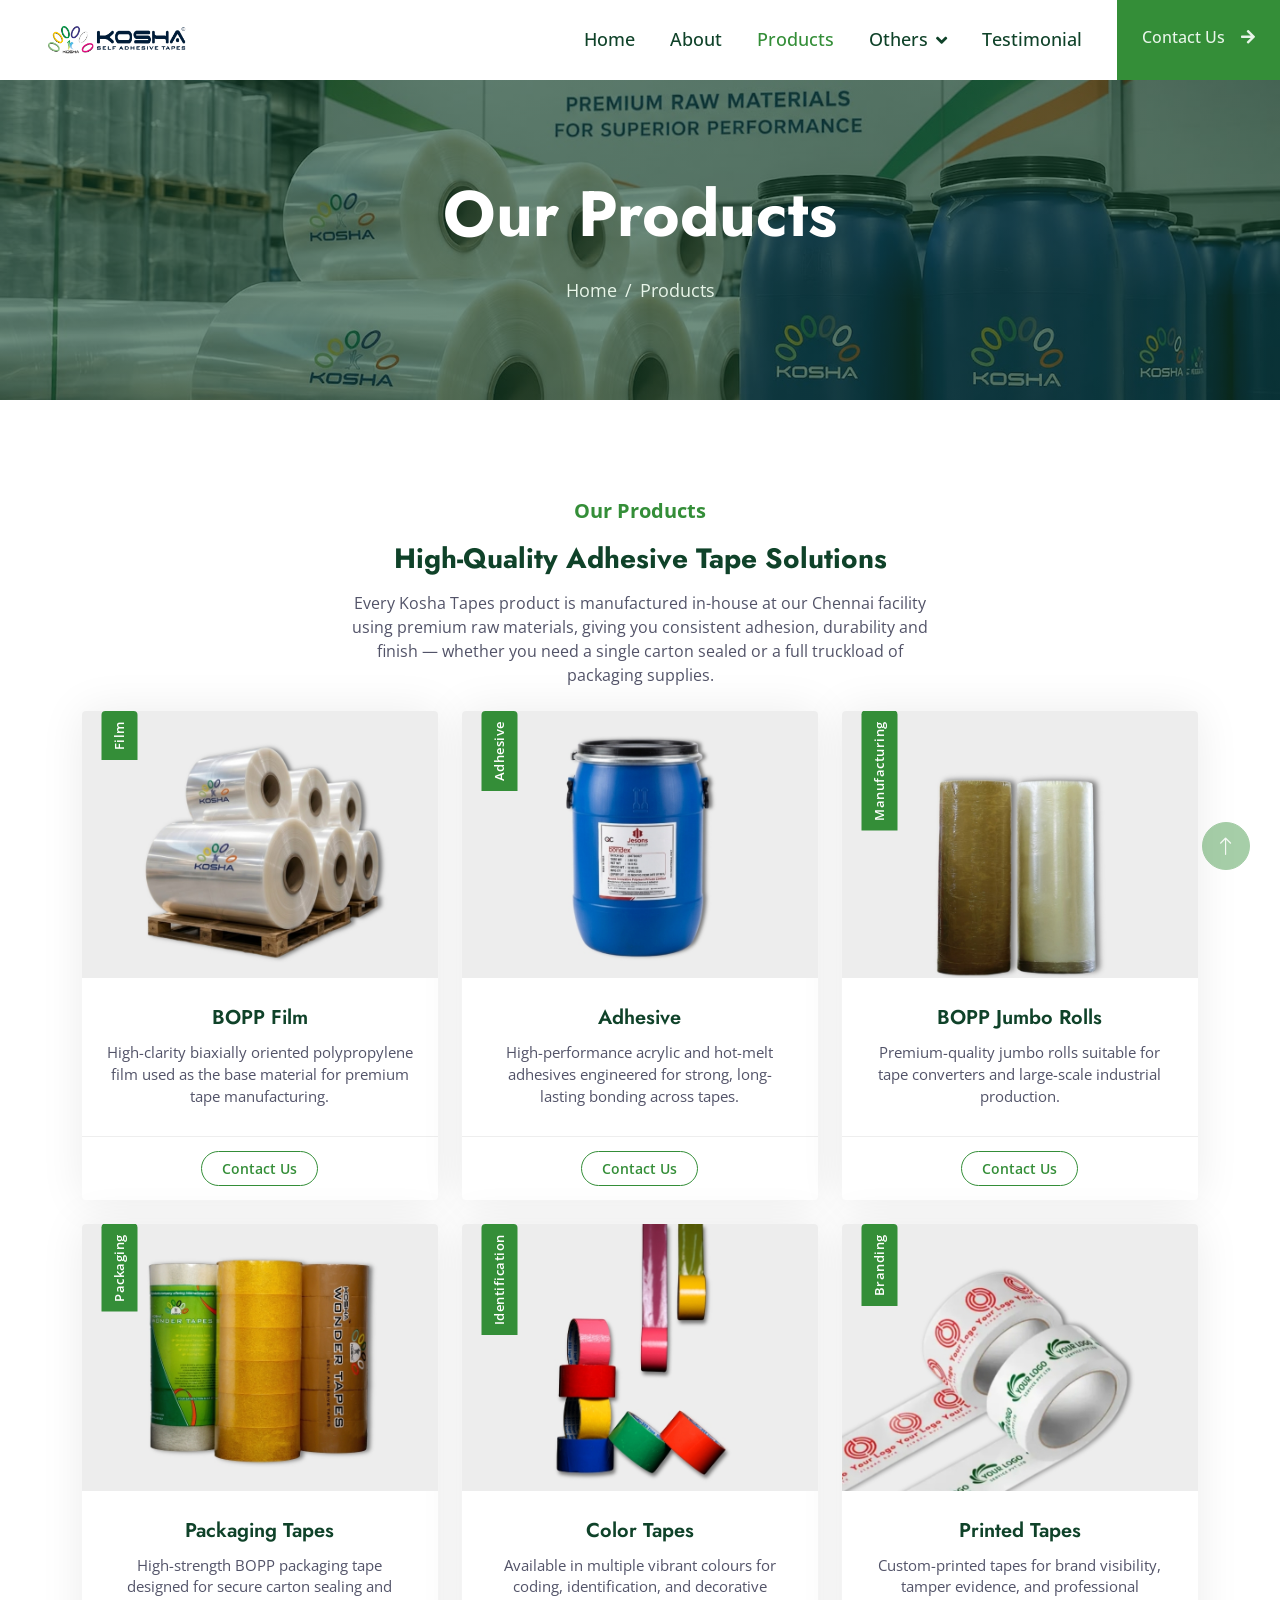
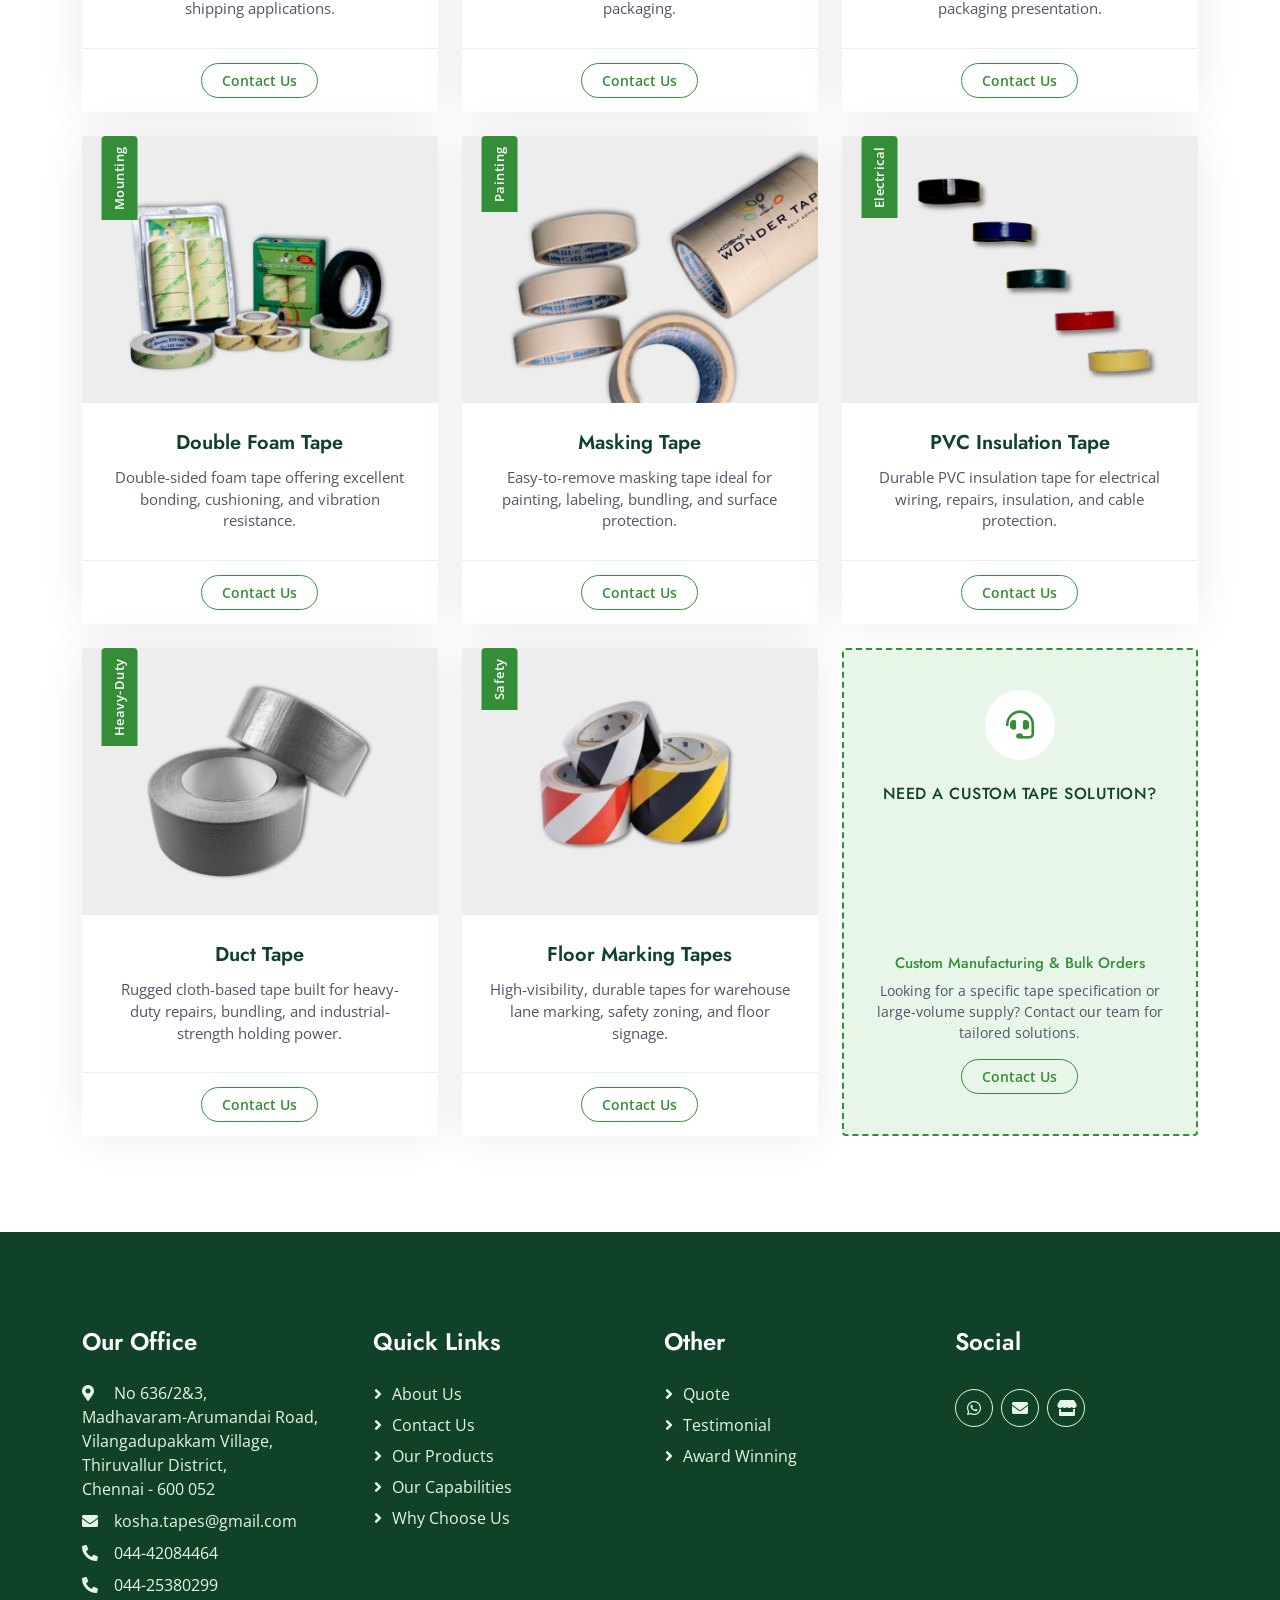
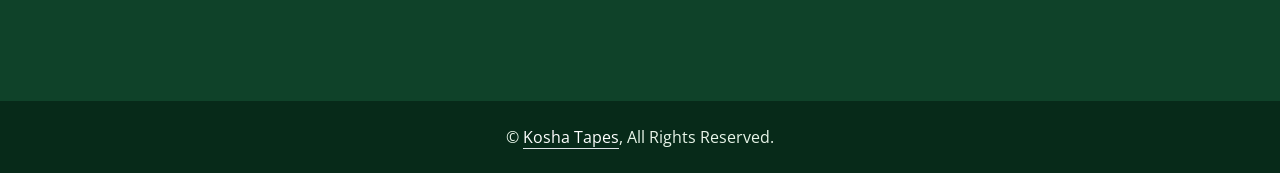
<file: service.html>
<!DOCTYPE html>
<html lang="en">

<head>
    <meta charset="utf-8">

    <title>Adhesive Tape Products | BOPP, Masking, Foam & Insulation Tape - Kosha Tapes</title>

    <meta name="viewport" content="width=device-width, initial-scale=1.0">

    <meta name="keywords" content="BOPP tape, packaging tape, masking tape, foam tape, insulation tape, colour tape, printed tape, duct tape, floor marking tape, BOPP jumbo roll, adhesive tape products India, Kosha Tapes products">

    <meta name="description" content="Browse Kosha Tapes' full range of adhesive tape products - BOPP packaging tape, BOPP jumbo rolls, masking tape, double-sided foam tape, PVC insulation tape, colour tape, printed tape, duct tape and floor marking tape for industrial and commercial use.">

    <meta name="author" content="Tiger Tapes and Packaging Company">

    <!-- Favicon -->
    <link rel="icon" href="img/favicon.ico" sizes="any">
    <link rel="icon" type="image/png" sizes="16x16" href="img/favicon-16x16.png">
    <link rel="icon" type="image/png" sizes="32x32" href="img/favicon-32x32.png">
    <link rel="icon" type="image/png" sizes="48x48" href="img/favicon-48x48.png">
    <link rel="icon" type="image/png" sizes="96x96" href="img/favicon-96x96.png">
    <link rel="apple-touch-icon" sizes="180x180" href="img/apple-touch-icon.png">
    <link rel="icon" type="image/png" sizes="192x192" href="img/android-chrome-192x192.png">
    <link rel="icon" type="image/png" sizes="512x512" href="img/android-chrome-512x512.png">

    <!-- Google Web Fonts -->
    <link rel="preconnect" href="https://fonts.googleapis.com">
    <link rel="preconnect" href="https://fonts.gstatic.com" crossorigin>
    <link href="https://fonts.googleapis.com/css2?family=Jost:wght@500;600;700&family=Open+Sans:wght@400;500&display=swap" rel="stylesheet">

    <!-- Icon Font Stylesheet -->
    <link href="https://cdnjs.cloudflare.com/ajax/libs/font-awesome/5.10.0/css/all.min.css" rel="stylesheet">
    <link href="https://cdn.jsdelivr.net/npm/bootstrap-icons@1.4.1/font/bootstrap-icons.css" rel="stylesheet">

    <!-- Libraries Stylesheet -->
    <link href="lib/animate/animate.min.css" rel="stylesheet">
    <link href="lib/owlcarousel/assets/owl.carousel.min.css" rel="stylesheet">
    <link href="lib/lightbox/css/lightbox.min.css" rel="stylesheet">

    <!-- Customized Bootstrap Stylesheet -->
    <link href="css/bootstrap.min.css" rel="stylesheet">

    <!-- Template Stylesheet -->
    <link href="css/style.css" rel="stylesheet">

    <meta property="og:title" content="Adhesive Tape Products | Kosha Tapes">
    <meta property="og:description" content="Full range of BOPP packaging tape, masking tape, foam tape, insulation tape, colour tape and more - manufactured by Kosha Tapes, Chennai.">
    <meta property="og:type" content="website">
    <meta property="og:image" content="img/logo.png">
    <meta property="og:site_name" content="Kosha Tapes">
</head>

<body>
    <!-- Spinner Start -->
    <div id="spinner" class="show bg-white position-fixed translate-middle w-100 vh-100 top-50 start-50 d-flex align-items-center justify-content-center">
        <div class="spinner-border text-primary" role="status" style="width: 3rem; height: 3rem;"></div>
    </div>
    <!-- Spinner End -->
    <!-- Navbar Start -->
    <nav class="navbar navbar-expand-lg bg-white navbar-light sticky-top p-0">
        <a href="index.html" class="navbar-brand d-flex align-items-center px-4 px-lg-5">
            <img src="img/logo.png" alt="Kosha Tapes Logo" class="img-fluid">
        </a>
        <button type="button" class="navbar-toggler me-4" data-bs-toggle="collapse" data-bs-target="#navbarCollapse">
            <span class="navbar-toggler-icon"></span>
        </button>
        <div class="collapse navbar-collapse" id="navbarCollapse">
            <div class="navbar-nav ms-auto p-4 p-lg-0">
                <a href="index.html" class="nav-item nav-link">Home</a>
                <a href="about.html" class="nav-item nav-link">About</a>
                <a href="service.html" class="nav-item nav-link active">Products</a>
                <div class="nav-item dropdown">
                    <a href="#" class="nav-link dropdown-toggle" data-bs-toggle="dropdown">Others</a>
                    <div class="dropdown-menu bg-light m-0">
                        <a href="feature.html" class="dropdown-item">Features</a>
                        <a href="contact.html" class="dropdown-item">Contact Page</a>
                    </div>
                </div>
                <a href="testimonial.html" class="nav-item nav-link">Testimonial</a>
            </div>
            <a href="contact.html" class="btn btn-primary py-4 px-lg-4 rounded-0 d-none d-lg-block">Contact Us<i class="fa fa-arrow-right ms-3"></i></a>
        </div>
    </nav>
    <!-- Navbar End -->
    <!-- Page Header Start -->
    <div class="container-fluid page-header py-5 mb-5 wow fadeIn" data-wow-delay="0.1s">
        <div class="container text-center py-5">
            <h1 class="display-3 text-white mb-4 animated slideInDown">Our Products</h1>
            <nav aria-label="breadcrumb animated slideInDown">
                <ol class="breadcrumb justify-content-center mb-0">
                    <li class="breadcrumb-item"><a href="index.html">Home</a></li>
                    <li class="breadcrumb-item active" aria-current="page">Products</li>
                </ol>
            </nav>
        </div>
    </div>
    <!-- Page Header End -->
    <!-- Product Start -->
    <div class="container-xxl py-5" id="products">
        <div class="container">
            <div class="text-center mx-auto wow fadeInUp" data-wow-delay="0.1s" style="max-width: 600px;">
                <p class="fs-5 fw-bold text-primary">Our Products</p>
                <h1 class="fs-3 mb-3">High-Quality Adhesive Tape Solutions</h1>
                <p class="mb-4">Every Kosha Tapes product is manufactured in-house at our Chennai facility using premium raw materials, giving you consistent adhesion, durability and finish — whether you need a single carton sealed or a full truckload of packaging supplies.</p>
            </div>
            <div class="row g-4">

                <div class="col-lg-4 col-md-6 wow fadeInUp" data-wow-delay="0.1s">
                    <div class="product-item rounded h-100">
                        <div class="product-img">
                            <img class="img-fluid" src="img/product-1.jpg" alt="BOPP Film">
                            <span class="product-tag">Film</span>
                        </div>
                        <div class="product-text">
                            <h4>BOPP Film</h4>
                            <p>High-clarity biaxially oriented polypropylene film used as the base material for premium tape manufacturing.</p>
                        </div>
                        <div class="product-footer">
                            <a href="contact.html" class="btn-contact">Contact Us</a>
                        </div>
                    </div>
                </div>

                <div class="col-lg-4 col-md-6 wow fadeInUp" data-wow-delay="0.2s">
                    <div class="product-item rounded h-100">
                        <div class="product-img">
                            <img class="img-fluid" src="img/product-2.jpg" alt="Adhesive">
                            <span class="product-tag">Adhesive</span>
                        </div>
                        <div class="product-text">
                            <h4>Adhesive</h4>
                            <p>High-performance acrylic and hot-melt adhesives engineered for strong, long-lasting bonding across tapes.</p>
                        </div>
                        <div class="product-footer">
                            <a href="contact.html" class="btn-contact">Contact Us</a>
                        </div>
                    </div>
                </div>

                <div class="col-lg-4 col-md-6 wow fadeInUp" data-wow-delay="0.3s">
                    <div class="product-item rounded h-100">
                        <div class="product-img">
                            <img class="img-fluid" src="img/product-3.jpg" alt="BOPP Jumbo Rolls">
                            <span class="product-tag">Manufacturing</span>
                        </div>
                        <div class="product-text">
                            <h4>BOPP Jumbo Rolls</h4>
                            <p>Premium-quality jumbo rolls suitable for tape converters and large-scale industrial production.</p>
                        </div>
                        <div class="product-footer">
                            <a href="contact.html" class="btn-contact">Contact Us</a>
                        </div>
                    </div>
                </div>

                <div class="col-lg-4 col-md-6 wow fadeInUp" data-wow-delay="0.4s">
                    <div class="product-item rounded h-100">
                        <div class="product-img">
                            <img class="img-fluid" src="img/product-4.jpg" alt="Packaging Tapes">
                            <span class="product-tag">Packaging</span>
                        </div>
                        <div class="product-text">
                            <h4>Packaging Tapes</h4>
                            <p>High-strength BOPP packaging tape designed for secure carton sealing and shipping applications.</p>
                        </div>
                        <div class="product-footer">
                            <a href="contact.html" class="btn-contact">Contact Us</a>
                        </div>
                    </div>
                </div>

                <div class="col-lg-4 col-md-6 wow fadeInUp" data-wow-delay="0.5s">
                    <div class="product-item rounded h-100">
                        <div class="product-img">
                            <img class="img-fluid" src="img/product-5.jpg" alt="Color Tapes">
                            <span class="product-tag">Identification</span>
                        </div>
                        <div class="product-text">
                            <h4>Color Tapes</h4>
                            <p>Available in multiple vibrant colours for coding, identification, and decorative packaging.</p>
                        </div>
                        <div class="product-footer">
                            <a href="contact.html" class="btn-contact">Contact Us</a>
                        </div>
                    </div>
                </div>

                <div class="col-lg-4 col-md-6 wow fadeInUp" data-wow-delay="0.6s">
                    <div class="product-item rounded h-100">
                        <div class="product-img">
                            <img class="img-fluid" src="img/product-6.jpg" alt="Printed Tapes">
                            <span class="product-tag">Branding</span>
                        </div>
                        <div class="product-text">
                            <h4>Printed Tapes</h4>
                            <p>Custom-printed tapes for brand visibility, tamper evidence, and professional packaging presentation.</p>
                        </div>
                        <div class="product-footer">
                            <a href="contact.html" class="btn-contact">Contact Us</a>
                        </div>
                    </div>
                </div>

                <div class="col-lg-4 col-md-6 wow fadeInUp" data-wow-delay="0.1s">
                    <div class="product-item rounded h-100">
                        <div class="product-img">
                            <img class="img-fluid" src="img/product-7.jpg" alt="Double Foam Tape">
                            <span class="product-tag">Mounting</span>
                        </div>
                        <div class="product-text">
                            <h4>Double Foam Tape</h4>
                            <p>Double-sided foam tape offering excellent bonding, cushioning, and vibration resistance.</p>
                        </div>
                        <div class="product-footer">
                            <a href="contact.html" class="btn-contact">Contact Us</a>
                        </div>
                    </div>
                </div>

                <div class="col-lg-4 col-md-6 wow fadeInUp" data-wow-delay="0.2s">
                    <div class="product-item rounded h-100">
                        <div class="product-img">
                            <img class="img-fluid" src="img/product-8.jpg" alt="Masking Tape">
                            <span class="product-tag">Painting</span>
                        </div>
                        <div class="product-text">
                            <h4>Masking Tape</h4>
                            <p>Easy-to-remove masking tape ideal for painting, labeling, bundling, and surface protection.</p>
                        </div>
                        <div class="product-footer">
                            <a href="contact.html" class="btn-contact">Contact Us</a>
                        </div>
                    </div>
                </div>

                <div class="col-lg-4 col-md-6 wow fadeInUp" data-wow-delay="0.3s">
                    <div class="product-item rounded h-100">
                        <div class="product-img">
                            <img class="img-fluid" src="img/product-9.jpg" alt="PVC Insulation Tape">
                            <span class="product-tag">Electrical</span>
                        </div>
                        <div class="product-text">
                            <h4>PVC Insulation Tape</h4>
                            <p>Durable PVC insulation tape for electrical wiring, repairs, insulation, and cable protection.</p>
                        </div>
                        <div class="product-footer">
                            <a href="contact.html" class="btn-contact">Contact Us</a>
                        </div>
                    </div>
                </div>

                <div class="col-lg-4 col-md-6 wow fadeInUp" data-wow-delay="0.4s">
                    <div class="product-item rounded h-100">
                        <div class="product-img">
                            <img class="img-fluid" src="img/product-10.jpg" alt="Duct Tape">
                            <span class="product-tag">Heavy-Duty</span>
                        </div>
                        <div class="product-text">
                            <h4>Duct Tape</h4>
                            <p>Rugged cloth-based tape built for heavy-duty repairs, bundling, and industrial-strength holding power.</p>
                        </div>
                        <div class="product-footer">
                            <a href="contact.html" class="btn-contact">Contact Us</a>
                        </div>
                    </div>
                </div>

                <div class="col-lg-4 col-md-6 wow fadeInUp" data-wow-delay="0.5s">
                    <div class="product-item rounded h-100">
                        <div class="product-img">
                            <img class="img-fluid" src="img/product-11.jpg" alt="Floor Marking Tapes">
                            <span class="product-tag">Safety</span>
                        </div>
                        <div class="product-text">
                            <h4>Floor Marking Tapes</h4>
                            <p>High-visibility, durable tapes for warehouse lane marking, safety zoning, and floor signage.</p>
                        </div>
                        <div class="product-footer">
                            <a href="contact.html" class="btn-contact">Contact Us</a>
                        </div>
                    </div>
                </div>
                <div class="col-lg-4 col-md-6 wow fadeInUp" data-wow-delay="0.6s">
                    <div class="product-cta rounded h-100">
                        <div class="product-cta-icon">
                            <i class="fa fa-headset"></i>
                        </div>
                        <h5>Need a Custom Tape Solution?</h5>
                        <div class="product-cta-footer">
                            <h6>Custom Manufacturing &amp; Bulk Orders</h6>
                            <p>Looking for a specific tape specification or large-volume supply? Contact our team for tailored solutions.</p>
                            <a href="contact.html" class="btn-contact">Contact Us</a>
                        </div>
                    </div>
                </div>

            </div>
        </div>
    </div>
    <!-- Product End -->
    <!-- Footer Start -->
    <div class="container-fluid bg-dark text-light footer mt-5 py-5 wow fadeIn" data-wow-delay="0.1s">
        <div class="container py-5">
            <div class="row g-5">
                <div class="col-lg-3 col-md-6">
                    <h4 class="text-white mb-4">Our Office</h4>
                    <p class="mb-2">
                        <a class="text-light" style="text-decoration:none;" href="https://maps.app.goo.gl/t1GzYi7ziJM2KgTEA" target="_blank">
                            <i class="fa fa-map-marker-alt me-3"></i>
                            No 636/2&3,<br>
                            Madhavaram-Arumandai Road,<br>
                            Vilangadupakkam Village,<br>
                            Thiruvallur District,<br>
                            Chennai - 600 052
                        </a>
                    </p>
                    <p class="mb-2"><a class="text-light" style="text-decoration:none;" href="mailto:kosha.tapes@gmail.com"><i class="fa fa-envelope me-3"></i>kosha.tapes@gmail.com</a></p>
                    <p class="mb-2"><a class="text-light" style="text-decoration:none;" href="tel:044-42084464"><i class="fa fa-phone-alt me-3"></i>044-42084464</a></p>
                    <p class="mb-2"><a class="text-light" style="text-decoration:none;" href="tel:044-25380299"><i class="fa fa-phone-alt me-3"></i>044-25380299</a></p>
                </div>

                <div class="col-lg-3 col-md-6">
                    <h4 class="text-white mb-4">Quick Links</h4>
                    <a class="btn btn-link" href="about.html">About Us</a>
                    <a class="btn btn-link" href="contact.html">Contact Us</a>
                    <a class="btn btn-link" href="service.html">Our Products</a>
                    <a class="btn btn-link" href="about.html#capabilities">Our Capabilities</a>
                    <a class="btn btn-link" href="feature.html">Why Choose Us</a>
                </div>
                <div class="col-lg-3 col-md-6">
                    <h4 class="text-white mb-4">Other</h4>
                    <a class="btn btn-link" href="contact.html">Quote</a>
                    <a class="btn btn-link" href="testimonial.html">Testimonial</a>
                    <a class="btn btn-link" href="about.html">Award Winning</a>
                </div>
                <div class="col-lg-3 col-md-6">
                    <h4 class="text-white mb-4">Social</h4>
                    <div class="d-flex pt-2">
                        <a class="btn btn-square btn-outline-light rounded-circle me-2" href="https://wa.me/919566009791" target="_blank">
                            <i class="fab fa-whatsapp"></i>
                        </a>
                        <a class="btn btn-square btn-outline-light rounded-circle me-2" href="mailto:kosha.tapes@gmail.com">
                            <i class="fa fa-envelope"></i>
                        </a>
                        <a class="btn btn-square btn-outline-light rounded-circle me-2" href="https://www.indiamart.com/tiger-tapes-packingcompany" target="_blank">
                            <i class="fa fa-store"></i>
                        </a>
                    </div>
                </div>
            </div>
        </div>
    </div>
    <!-- Footer End -->
    <!-- Copyright Start -->
    <div class="container-fluid copyright py-4">
        <div class="container">
            <div class="row">
                <div class="col-12 text-center">
                    &copy; <a class="border-bottom" href="index.html">Kosha Tapes</a>, All Rights Reserved.
                </div>
            </div>
        </div>
    </div>
    <!-- Copyright End -->
    <!-- Back to Top -->
    <a href="#" class="btn btn-lg btn-primary btn-lg-square rounded-circle back-to-top"><i class="bi bi-arrow-up"></i></a>

    <!-- JavaScript Libraries -->
    <script src="https://code.jquery.com/jquery-3.4.1.min.js"></script>
    <script src="https://cdn.jsdelivr.net/npm/bootstrap@5.0.0/dist/js/bootstrap.bundle.min.js"></script>
    <script src="lib/wow/wow.min.js"></script>
    <script src="lib/easing/easing.min.js"></script>
    <script src="lib/waypoints/waypoints.min.js"></script>
    <script src="lib/owlcarousel/owl.carousel.min.js"></script>
    <script src="lib/counterup/counterup.min.js"></script>
    <script src="lib/parallax/parallax.min.js"></script>
    <script src="lib/isotope/isotope.pkgd.min.js"></script>
    <script src="lib/lightbox/js/lightbox.min.js"></script>

    <!-- Template Javascript -->
    <script src="js/main.js"></script>
</body>

</html>
</file>
<file: css/style.css>
/********** Template CSS **********/
:root {
    --primary: #348E38;
    --secondary: #525368;
    --light: #E8F5E9;
    --dark: #0F4229;
}

.back-to-top {
    position: fixed;
    display: none;
    right: 30px;
    bottom: 30px;
    z-index: 99;
}

h1,
.h1,
h2,
.h2,
.fw-bold {
    font-weight: 700 !important;
}

h3,
.h3,
h4,
.h4,
.fw-medium {
    font-weight: 600 !important;
}

h5,
.h5,
h6,
.h6,
.fw-semi-bold {
    font-weight: 500 !important;
}


/*** Spinner ***/
#spinner {
    opacity: 0;
    visibility: hidden;
    transition: opacity .5s ease-out, visibility 0s linear .5s;
    z-index: 99999;
}

#spinner.show {
    transition: opacity .5s ease-out, visibility 0s linear 0s;
    visibility: visible;
    opacity: 1;
}


/*** Button ***/
.btn {
    transition: .5s;
    font-weight: 500;
}

.btn-primary,
.btn-outline-primary:hover {
    color: var(--light);
}

/*
    Bootstrap picked black text for the green primary button, and its hover
    state goes lighter - so every green button turned black-on-pale-green on
    hover. Darken to the brand green instead and keep the text light.
*/
.btn-primary:hover,
.btn-primary:focus,
.btn-primary:active,
.btn-primary.active,
.show > .btn-primary.dropdown-toggle {
    color: var(--light);
    background-color: var(--dark);
    border-color: var(--dark);
}

/* Keeps the "Sending..." state on the contact form readable. */
.btn-primary:disabled,
.btn-primary.disabled {
    color: var(--light);
    background-color: var(--primary);
    border-color: var(--primary);
}

.btn-square {
    width: 38px;
    height: 38px;
}

.btn-sm-square {
    width: 32px;
    height: 32px;
}

.btn-lg-square {
    width: 48px;
    height: 48px;
}

.btn-square,
.btn-sm-square,
.btn-lg-square {
    padding: 0;
    display: flex;
    align-items: center;
    justify-content: center;
    font-weight: normal;
}


/*** Navbar ***/
.navbar.sticky-top {
    top: -100px;
    transition: .5s;
}

.navbar .navbar-brand,
.navbar a.btn {
    height: 80px
}

.navbar .navbar-nav .nav-link {
    margin-right: 35px;
    padding: 25px 0;
    color: var(--dark);
    font-size: 18px;
    font-weight: 500;
    outline: none;
}

.navbar .navbar-nav .nav-link:hover,
.navbar .navbar-nav .nav-link.active {
    color: var(--primary);
}

.navbar .dropdown-toggle::after {
    border: none;
    content: "\f107";
    font-family: "Font Awesome 5 Free";
    font-weight: 900;
    vertical-align: middle;
    margin-left: 8px;
}

@media (max-width: 991.98px) {
    .navbar .navbar-nav .nav-link  {
        margin-right: 0;
        padding: 10px 0;
    }

    .navbar .navbar-nav {
        border-top: 1px solid #EEEEEE;
    }
}

@media (min-width: 992px) {
    .navbar .nav-item .dropdown-menu {
        display: block;
        border: none;
        margin-top: 0;
        top: 150%;
        opacity: 0;
        visibility: hidden;
        transition: .5s;
    }

    .navbar .nav-item:hover .dropdown-menu {
        top: 100%;
        visibility: visible;
        transition: .5s;
        opacity: 1;
    }
}


/*** Header ***/
.carousel-caption {
    top: 0;
    left: 0;
    right: 0;
    bottom: 0;
    display: flex;
    align-items: center;
    justify-content: center;
    text-align: center;
    background: rgba(15, 66, 41, .45);
    z-index: 1;
}

.carousel-control-prev,
.carousel-control-next {
    width: 15%;
}

.carousel-control-prev-icon,
.carousel-control-next-icon {
    width: 3rem;
    height: 3rem;
    border-radius: 3rem;
    background-color: var(--primary);
    border: 10px solid var(--primary);
}

@media (max-width: 768px) {
    #header-carousel .carousel-item {
        position: relative;
        min-height: 450px;
    }

        #header-carousel .carousel-item img {
            position: absolute;
            width: 100%;
            height: 100%;
            object-fit: cover;
        }

    .carousel-caption .display-2 {
        font-size: 2rem !important;
    }

    .carousel-caption .fs-5 {
        font-size: 1rem !important;
    }

    .carousel-caption .btn {
        padding: 0.5rem 1.5rem !important;
        font-size: 0.9rem;
    }
}

@media (max-width: 480px) {
    #header-carousel .carousel-item {
        min-height: 350px;
    }

    .carousel-caption .display-2 {
        font-size: 1.5rem !important;
        margin-bottom: 1rem !important;
    }

    .carousel-caption .fs-5 {
        font-size: 0.85rem !important;
        margin-bottom: 1rem !important;
    }

    .carousel-control-prev,
    .carousel-control-next {
        width: 10%;
    }

    .carousel-control-prev-icon,
    .carousel-control-next-icon {
        width: 2rem;
        height: 2rem;
        border: 6px solid var(--primary);
    }
}

.page-header {
    background: linear-gradient(rgba(15, 66, 41, .6), rgba(15, 66, 41, .6)), url(../img/carousel-1.jpg) center center no-repeat;
    background-size: cover;
}

.page-header .breadcrumb-item+.breadcrumb-item::before {
    color: var(--light);
}

.page-header .breadcrumb-item,
.page-header .breadcrumb-item a {
    font-size: 18px;
    color: var(--light);
}


/*** Top Feature ***/
@media (min-width: 991.98px) {
    .top-feature {
        position: relative;
        margin-top: -80px;
        z-index: 1;
    }
}

/*** Facts & Quote ***/
.facts,
.quote {
    background-color: var(--dark);
    background-image: linear-gradient(rgba(15, 66, 41, .35), rgba(15, 66, 41, .45)), url(../img/carousel-1.jpg);
    background-size: cover;
    background-position: center center;
    background-repeat: no-repeat;
}

@media (max-width: 768px) {
    .facts,
    .quote {
        background-attachment: scroll;
    }
}


/*** Service ***/
.service-item {
    position: relative;
    text-align: center;
}

.service-item .service-img {
    position: absolute;
    width: 100%;
    height: 100%;
    top: 0;
    left: 0;
    overflow: hidden;
    z-index: -1;
}

.service-item .service-img img {
    position: absolute;
    width: 100%;
    height: 100%;
    left: 0;
    object-fit: cover;
    transform: scale(1.2);
    transition: .3s;
    z-index: -1;
}

.service-item:hover .service-img img {
    transform: scale(1);
}

.service-item .service-text {
    background: #FFFFFF;
    box-shadow: 0 0 45px rgba(0, 0, 0, .08);
    transition: .3s;
}

.service-item:hover .service-text {
    background: rgba(15, 66, 41, .6);
}

.service-item .service-text h4,
.service-item .service-text p {
    transition: .3;
}

.service-item:hover .service-text h4 {
    color: #FFFFFF;
}

.service-item:hover .service-text p {
    color: var(--light);
}

.service-item .service-text .btn-square {
    width: 100px;
    height: 100px;
    background: transparent;
    transition: .5s;
}

.service-item:hover .service-text .btn-square {
    background: var(--light);
}

.service-item .service-text .btn {
    width: 31px;
    height: 31px;
    padding: 0 10px;
    display: inline-flex;
    align-items: center;
    justify-content: flex-start;
    color: var(--dark);
    background: var(--light);
    white-space: nowrap;
    overflow: hidden;
    transition: width .3s;
}

.service-item:hover .service-text .btn {
    width: auto;
    max-width: 200px;
}

/*** Project Portfolio ***/
#portfolio-flters {
    display: inline-block;
    background: var(--light);
    padding: 10px 15px;
}

#portfolio-flters li {
    display: inline-block;
    font-weight: 500;
    color: var(--primary);
    cursor: pointer;
    transition: .5s;
    border-bottom: 2px solid transparent;
}

#portfolio-flters li:hover,
#portfolio-flters li.active {
    color: var(--dark);
    border-color: var(--dark);
}

.portfolio-inner {
    position: relative;
    overflow: hidden;
}

.portfolio-inner::before,
.portfolio-inner::after {
    position: absolute;
    content: "";
    width: 0;
    height: 100%;
    top: 0;
    left: 0;
    background: rgba(15, 66, 41, .6);
    transition: .5s;
}

.portfolio-inner::after {
    left: auto;
    right: 0;
}

.portfolio-inner:hover::before,
.portfolio-inner:hover::after {
    width: 50%;
}

.portfolio-inner .portfolio-text {
    position: absolute;
    width: 100%;
    height: 100%;
    top: 0;
    left: 0;
    display: flex;
    flex-direction: column;
    align-items: center;
    justify-content: center;
    transition: .5s;
    z-index: 3;
    opacity: 0;
}

.portfolio-inner:hover .portfolio-text {
    transition-delay: .3s;
    opacity: 1;
}

.portfolio-inner .portfolio-text .btn {
    background: var(--light);
    color: var(--primary);
}

.portfolio-inner .portfolio-text .btn:hover {
    background: var(--primary);
    color: var(--light);
}

.navbar-brand img {
    max-height: 50px;
    width: 140px;
}

/*** Team ***/
.team-item {
    position: relative;
    overflow: hidden;
}

.team-item .team-text {
    position: absolute;
    width: calc(100% - 45px);
    left: -100%;
    bottom: 45px;
    padding: 1.5rem;
    background: #FFFFFF;
    border-radius: 0 4px 4px 0;
    opacity: 0;
    transition: .5s;
}

.team-item:hover .team-text {
    left: 0;
    opacity: 1;
}

.team-item .team-social .btn {
    background: var(--light);
    color: var(--primary);
}

.team-item .team-social .btn:hover {
    background: var(--primary);
    color: var(--light);
}

.team-item .team-img .team-social {
    position: absolute;
    width: 100%;
    height: 100%;
    top: 0;
    left: 0;
    display: flex;
    align-items: center;
    justify-content: center;
    transition: .5s;
    z-index: 3;
    opacity: 0;
}

.team-item:hover .team-img .team-social {
    transition-delay: .3s;
    opacity: 1;
}


/*** Testimonial ***/

.testimonial-carousel .owl-item img {
    width: 100px;
    height: 100px;
}

.testimonial-carousel .owl-nav {
    margin-top: 30px;
    display: flex;
}

.testimonial-carousel .owl-nav .owl-prev,
.testimonial-carousel .owl-nav .owl-next {
    margin-right: 15px;
    width: 45px;
    height: 45px;
    display: flex;
    align-items: center;
    justify-content: center;
    color: var(--primary);
    background: var(--light);
    border-radius: 4px;
    font-size: 22px;
    transition: .5s;
}

.testimonial-carousel .owl-nav .owl-prev:hover,
.testimonial-carousel .owl-nav .owl-next:hover {
    background: var(--primary);
    color: var(--light);
}

/*** Product ***/
.product-item {
    background: #FFFFFF;
    box-shadow: 0 0 45px rgba(0, 0, 0, .08);
    overflow: hidden;
    display: flex;
    flex-direction: column;
    transition: .3s;
}

.product-item:hover {
    transform: translateY(-5px);
}

.product-img {
    position: relative;
    aspect-ratio: 4 / 3;
    overflow: hidden;
    background: #F3F3F3;
}

.product-img img {
    width: 100%;
    height: 100%;
    object-fit: cover;
}

.product-tag {
    position: absolute;
    top: 0;
    left: 20px;
    background: var(--primary);
    color: #FFFFFF;
    writing-mode: vertical-rl;
    transform: rotate(180deg);
    padding: 10px 8px;
    font-size: 13px;
    font-weight: 600;
    letter-spacing: .5px;
    border-radius: 0 0 4px 4px;
}

.product-text {
    padding: 1.75rem 1.5rem;
    text-align: center;
    flex-grow: 1;
}

.product-text h4 {
    color: var(--dark);
    font-size: 20px;
    margin-bottom: 12px;
}

.product-text p {
    color: var(--secondary);
    font-size: 14.5px;
    margin-bottom: 0;
}

.product-footer {
    border-top: 1px solid #EEEEEE;
    padding: 14px 20px;
    text-align: center;
}

.btn-contact {
    display: inline-block;
    color: var(--primary);
    font-weight: 600;
    font-size: 14px;
    text-decoration: none;
    padding: 6px 20px;
    border: 1px solid var(--primary);
    border-radius: 30px;
    transition: .3s;
}

.btn-contact:hover {
    background: var(--primary);
    color: #FFFFFF;
}

.product-cta {
    height: 100%;
    display: flex;
    flex-direction: column;
    align-items: center;
    justify-content: space-between;
    text-align: center;
    padding: 2.5rem 1.75rem;
    border: 2px dashed var(--primary);
    background: var(--light);
}

.product-cta-icon {
    width: 70px;
    height: 70px;
    display: flex;
    align-items: center;
    justify-content: center;
    border-radius: 50%;
    background: #FFFFFF;
    color: var(--primary);
    font-size: 28px;
    margin-bottom: 1.5rem;
}

.product-cta h5 {
    color: var(--dark);
    font-weight: 700;
    text-transform: uppercase;
    font-size: 16px;
    letter-spacing: .5px;
    margin-bottom: 0;
}

.product-cta-footer {
    margin-top: auto;
    padding-top: 1.5rem;
}

.product-cta-footer h6 {
    color: var(--primary);
    font-weight: 700;
    font-size: 15px;
    margin-bottom: 8px;
}

.product-cta-footer p {
    color: var(--secondary);
    font-size: 14px;
    margin-bottom: 16px;
}

/*** Footer ***/
.footer .btn.btn-link {
    display: block;
    margin-bottom: 5px;
    padding: 0;
    text-align: left;
    color: var(--light);
    font-weight: normal;
    text-transform: capitalize;
    transition: .3s;
}

.footer .btn.btn-link::before {
    position: relative;
    content: "\f105";
    font-family: "Font Awesome 5 Free";
    font-weight: 900;
    margin-right: 10px;
}

.footer .btn.btn-link:hover {
    color: var(--primary);
    letter-spacing: 1px;
    box-shadow: none;
}

.copyright {
    color: var(--light);
    background: #072A19;
}

.copyright a {
    color: #FFFFFF;
}

.copyright a:hover {
    color: var(--primary);
}

@media (max-width: 991.98px) {
    .container-fluid.bg-dark.text-light.px-0.py-2 {
        display: none !important;
    }
}

/*** Reduce WOW.js scroll animations ***/
@media (min-width: 992px) {
    .wow {
        animation-duration: 0.4s !important;
        animation-name: none !important;
        opacity: 0;
        transition: opacity 0.4s ease-out;
    }

        .wow.animated {
            opacity: 1 !important;
        }
}

/* No scroll animation at all on mobile/tablet — content just appears normally */
@media (max-width: 991.98px) {
    .wow {
        opacity: 1 !important;
        animation: none !important;
        transform: none !important;
        transition: none !important;
    }
}
</file>
